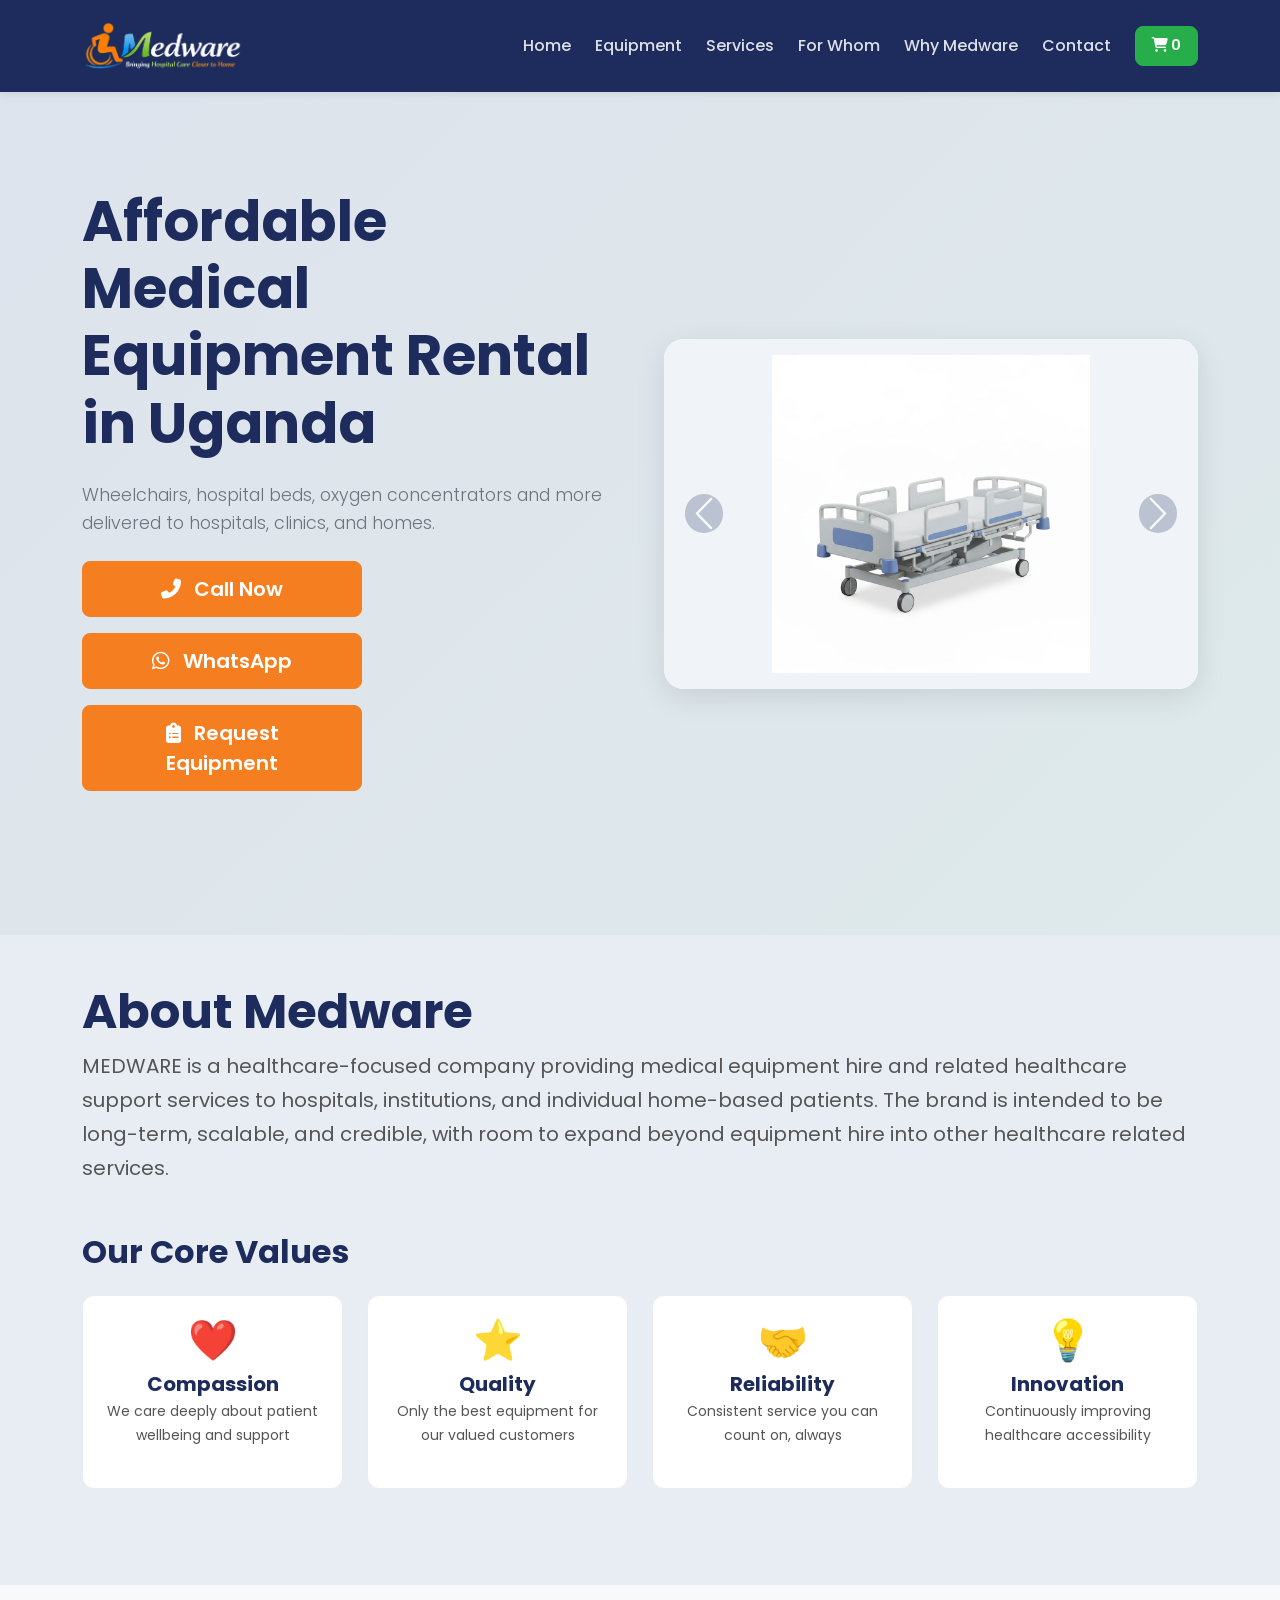
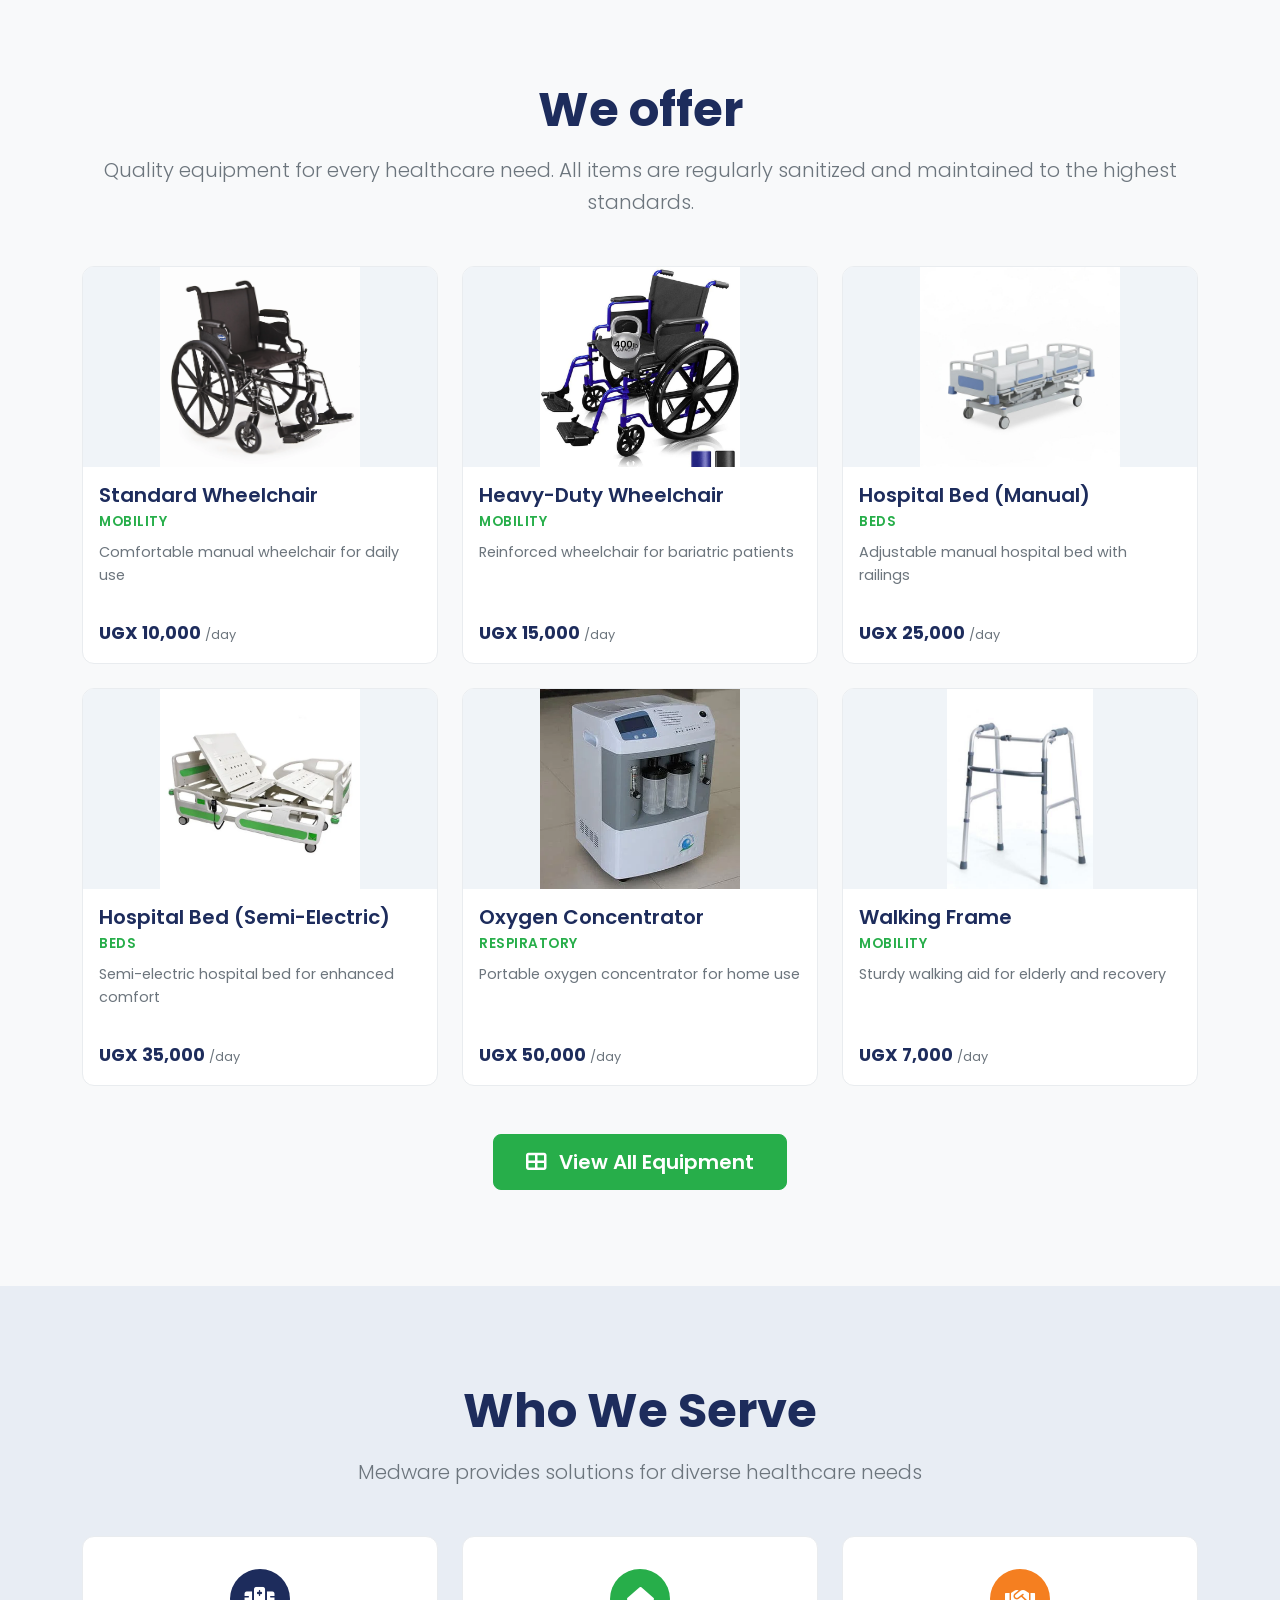
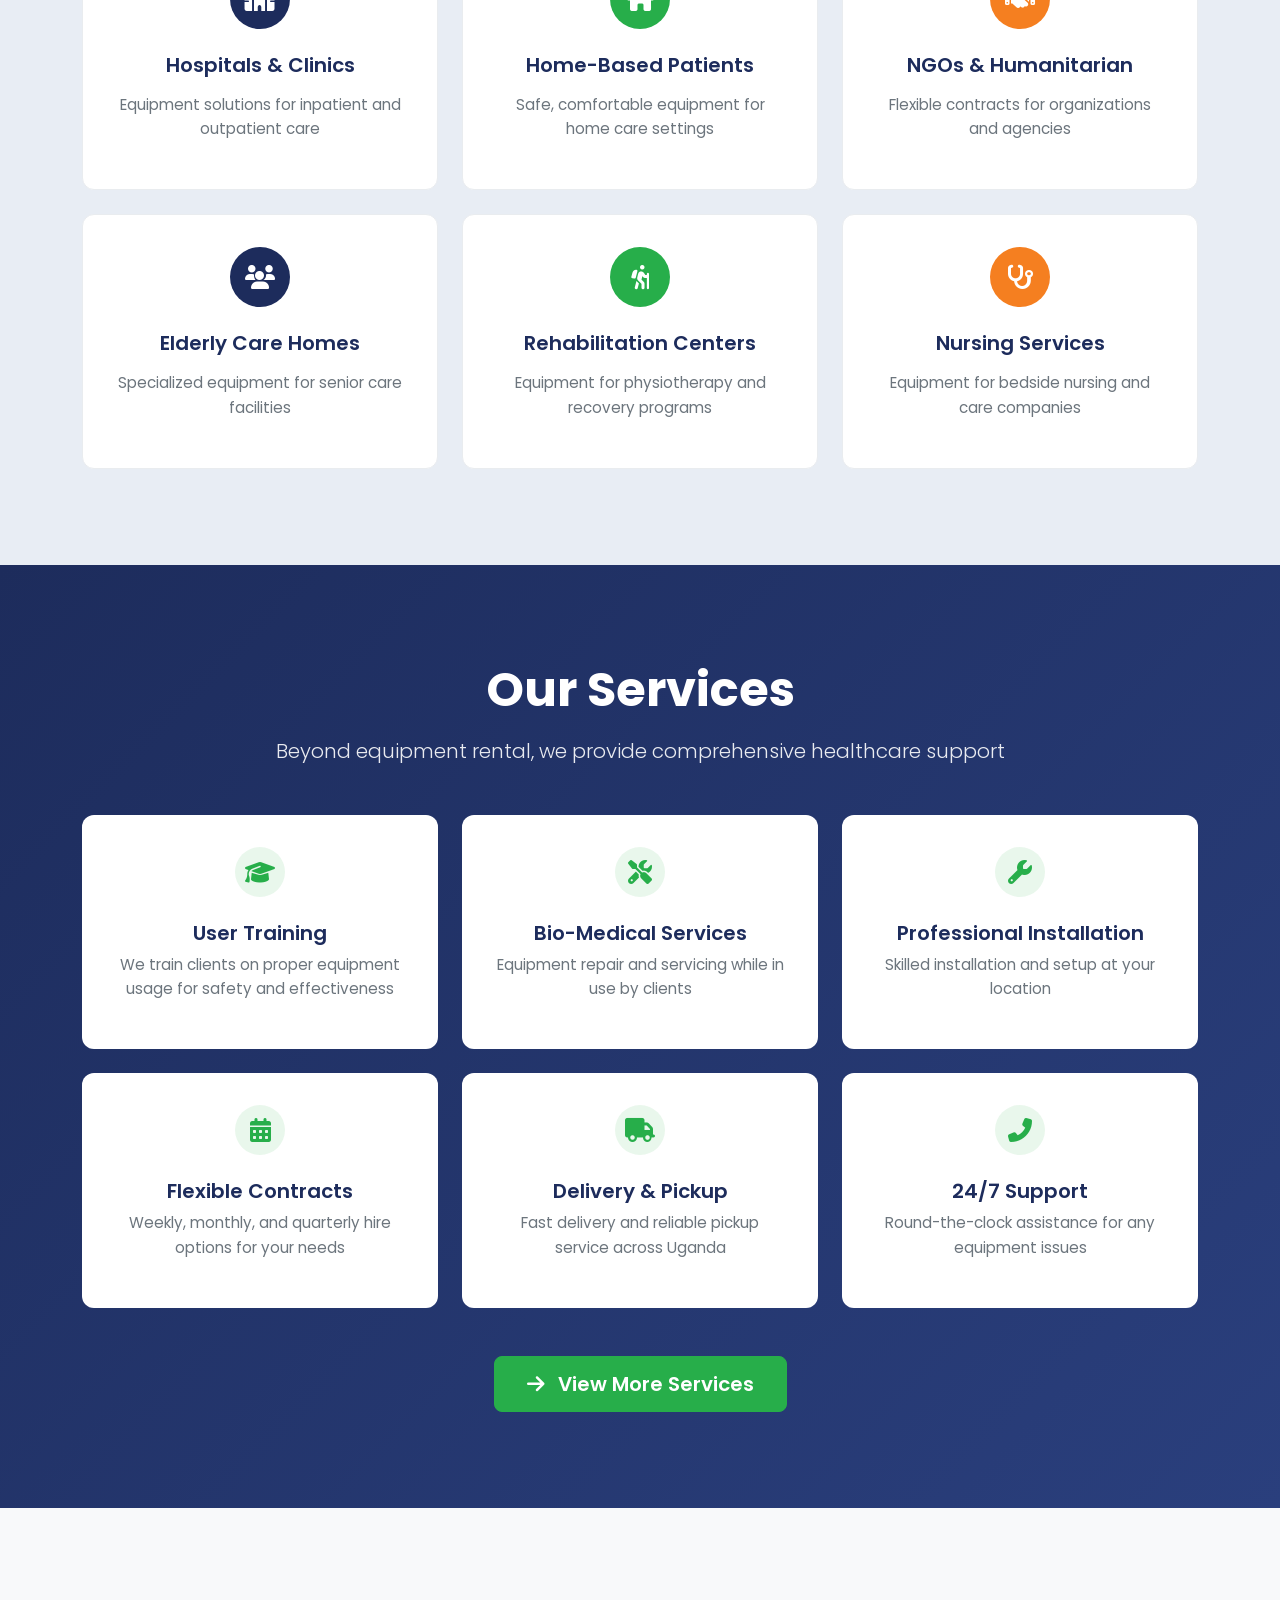
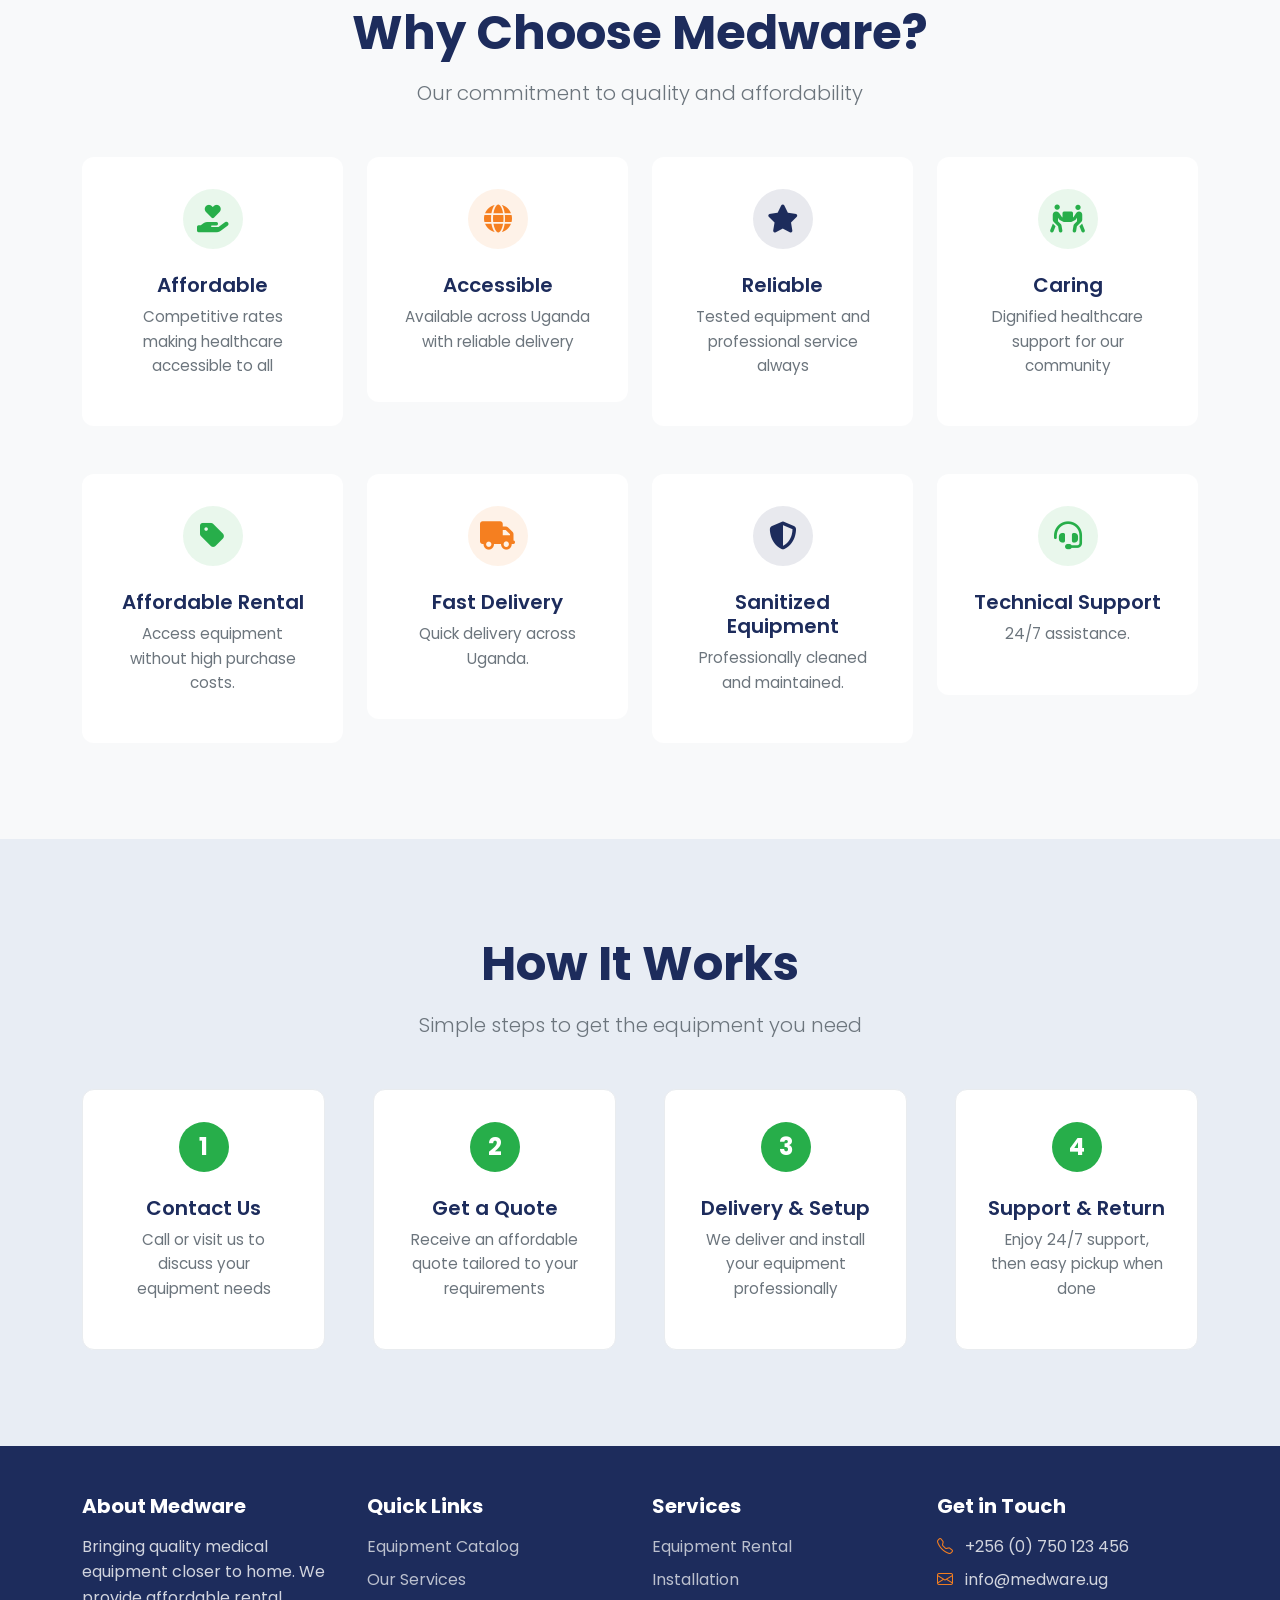
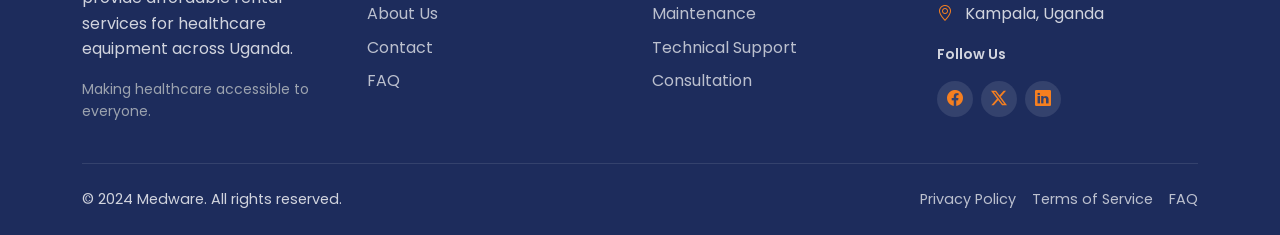
<file: index.html>
<!DOCTYPE html>
<html lang="en">
<head>
    <meta charset="UTF-8">
    <meta name="viewport" content="width=device-width, initial-scale=1.0">
    <title>Medware - Medical Equipment Rental in Uganda | Bringing Hospital Care Closer to Home</title>
    <meta name="description" content="Affordable medical equipment rental in Uganda. Wheelchairs, hospital beds, oxygen concentrators, and more. Serving hospitals, clinics, NGOs, and home-based patients.">
    
    <!-- Bootstrap CSS -->
    <link href="https://cdn.jsdelivr.net/npm/bootstrap@5.3.0/dist/css/bootstrap.min.css" rel="stylesheet">
    <!-- Bootstrap Icons -->
    <link href="https://cdn.jsdelivr.net/npm/bootstrap-icons@1.11.3/font/bootstrap-icons.min.css" rel="stylesheet">
    <!-- Font Awesome for Icons -->
    <link href="https://cdnjs.cloudflare.com/ajax/libs/font-awesome/6.4.0/css/all.min.css" rel="stylesheet">
    <!-- Google Fonts -->
    <link href="https://fonts.googleapis.com/css2?family=Poppins:wght@400;500;600;700&family=Plus+Jakarta+Sans:wght@400;600;700&display=swap" rel="stylesheet">
    <!-- Custom Styles -->
    <link href="css/styles.css" rel="stylesheet">
</head>
<body>
    <!-- Header & Navigation -->
    <header class="sticky-top navbar-wrapper">
        <nav class="navbar navbar-expand-lg navbar-dark" style="background: var(--primary-navy);">
            <div class="container">
                <a class="navbar-brand d-flex align-items-center gap-2" href="#home">
                    <img src="images/logo/medware logo.png" alt="Medware Logo" style="height: 50px; width: auto;">
                </a>
                <button class="navbar-toggler" type="button" data-bs-toggle="collapse" data-bs-target="#navbarNav">
                    <span class="navbar-toggler-icon"></span>
                </button>
                <div class="collapse navbar-collapse" id="navbarNav">
                    <ul class="navbar-nav ms-auto gap-2">
                        <li class="nav-item"><a class="nav-link fw-500" href="index.html">Home</a></li>
                        <li class="nav-item"><a class="nav-link fw-500" href="equipments.html">Equipment</a></li>
                        <li class="nav-item"><a class="nav-link fw-500" href="services.html">Services</a></li>
                        <li class="nav-item"><a class="nav-link fw-500" href="#market">For Whom</a></li>
                        <li class="nav-item"><a class="nav-link fw-500" href="#why">Why Medware</a></li>
                        <li class="nav-item"><a class="nav-link fw-500" href="contact.html">Contact</a></li>
                    </ul>
                    <div class="d-flex gap-2 ms-3">
                        <a href="cart.html" class="btn btn-sm btn-primary text-white">
                            <i class="fas fa-shopping-cart"></i> <span id="cartCount">0</span>
                        </a>
                    </div>
                </div>
            </div>
        </nav>
    </header>

    <!-- Hero Section -->
    <section id="home" class="hero-section py-5">
        <div class="container">
            <div class="row align-items-center g-5 py-5">
                <div class="col-lg-6">
                    <h1 class="display-4 fw-700 mb-4 lh-1" style="color: #1D2C5C;">
                        Affordable Medical Equipment Rental in Uganda
                    </h1>
                    <p class="lead text-muted mb-4">
                        Wheelchairs, hospital beds, oxygen concentrators and more delivered to hospitals, clinics, and homes.
                    </p>

                    <div class="d-flex flex-column gap-3 mb-5" style="max-width: 280px;">
                        <a href="tel:+256750123456" class="btn btn-lg fw-600 text-white" style="background: #F57F20; border-color: #F57F20;">
                            <i class="fas fa-phone-alt me-2"></i> Call Now
                        </a>
                        <a href="https://wa.me/256750123456" class="btn btn-lg fw-600 text-white" style="background: #F57F20; border-color: #F57F20;">
                            <i class="fab fa-whatsapp me-2"></i> WhatsApp
                        </a>
                        <a href="equipments.html" class="btn btn-lg fw-600 text-white" style="background: #F57F20; border-color: #F57F20;">
                            <i class="fas fa-clipboard-list me-2"></i> Request Equipment
                        </a>
                    </div>
                </div>

                <div class="col-lg-6">
                    <div class="hero-carousel-wrapper" style="position:relative; border-radius:20px; overflow:hidden; background:#fff; box-shadow: 0 8px 30px rgba(0,0,0,0.1);">
                        <div id="heroCarousel" class="carousel slide" data-bs-ride="carousel" data-bs-interval="3000">
                            <div class="carousel-inner">
                                <div class="carousel-item active">
                                    <img src="images/hospital-bed.jpg" alt="Hospital Bed" style="width:100%;height:350px;object-fit:contain;background:#f0f4f8;padding:1rem;">
                                </div>
                                <div class="carousel-item">
                                    <img src="images/Oxygen Concentrator.jpg" alt="Oxygen Concentrator" style="width:100%;height:350px;object-fit:contain;background:#f0f4f8;padding:1rem;">
                                </div>
                                <div class="carousel-item">
                                    <img src="images/Standard Wheelchair.jpg" alt="Standard Wheelchair" style="width:100%;height:350px;object-fit:contain;background:#f0f4f8;padding:1rem;">
                                </div>
                                <div class="carousel-item">
                                    <img src="images/patient-monitor.jpg" alt="Patient Monitor" style="width:100%;height:350px;object-fit:contain;background:#f0f4f8;padding:1rem;">
                                </div>
                                <div class="carousel-item">
                                    <img src="images/Walking Frame.jpg" alt="Walking Frame" style="width:100%;height:350px;object-fit:contain;background:#f0f4f8;padding:1rem;">
                                </div>
                                <div class="carousel-item">
                                    <img src="images/Suction Machine.jpg" alt="Suction Machine" style="width:100%;height:350px;object-fit:contain;background:#f0f4f8;padding:1rem;">
                                </div>
                            </div>
                            <button class="carousel-control-prev" type="button" data-bs-target="#heroCarousel" data-bs-slide="prev">
                                <span class="carousel-control-prev-icon" aria-hidden="true"></span>
                                <span class="visually-hidden">Previous</span>
                            </button>
                            <button class="carousel-control-next" type="button" data-bs-target="#heroCarousel" data-bs-slide="next">
                                <span class="carousel-control-next-icon" aria-hidden="true"></span>
                                <span class="visually-hidden">Next</span>
                            </button>
                        </div>
                    </div>
                </div>
            </div>
        </div>
    </section>
 
  <!-- ============================================================ -->
  <!-- PAGE: ABOUT -->
  <!-- ============================================================ -->
  <div id="page-about" class="mw-page">
    <div class="container py-5">
      <div class="mb-5">
        <h1 class="display-5 fw-bold mw-section-title">About Medware</h1>
        <p class="mw-text-body fs-5">MEDWARE is a healthcare-focused company providing medical equipment hire and related healthcare support services to hospitals, institutions, and individual home-based patients. The brand is intended to be long-term, scalable, and credible, with room to expand beyond equipment hire into other healthcare related services.</p>
      </div>

      <!-- <div class="mb-5">
          <h3 class="mw-section-subtitle mb-2">Our Vision</h3>
          <p class="mw-text-body">We envision a Uganda where every person has access to quality medical equipment regardless of their economic status. Through innovation and dedication, we strive to transform home healthcare and empower patients, families, and healthcare providers.</p>
      </div> -->

      <!-- Core Values -->
      <div class="mb-5">
        <h2 class="fw-bold mw-section-title mb-4">Our Core Values</h2>
        <div class="row g-4">
          <div class="col-12 col-md-3">
            <div class="mw-value-card">
              <div class="mw-value-emoji">❤️</div>
              <h5 class="fw-bold mw-section-title mb-1">Compassion</h5>
              <p class="small mw-text-body">We care deeply about patient wellbeing and support</p>
            </div>
          </div>
          <div class="col-12 col-md-3">
            <div class="mw-value-card">
              <div class="mw-value-emoji">⭐</div>
              <h5 class="fw-bold mw-section-title mb-1">Quality</h5>
              <p class="small mw-text-body">Only the best equipment for our valued customers</p>
            </div>
          </div>
          <div class="col-12 col-md-3">
            <div class="mw-value-card">
              <div class="mw-value-emoji">🤝</div>
              <h5 class="fw-bold mw-section-title mb-1">Reliability</h5>
              <p class="small mw-text-body">Consistent service you can count on, always</p>
            </div>
          </div>
          <div class="col-12 col-md-3">
            <div class="mw-value-card">
              <div class="mw-value-emoji">💡</div>
              <h5 class="fw-bold mw-section-title mb-1">Innovation</h5>
              <p class="small mw-text-body">Continuously improving healthcare accessibility</p>
            </div>
          </div>
        </div>
      </div>

    </div>
  </div>

    <!-- Equipment Catalog -->
    <section id="equipment" class="py-5" style="background: #f8f9fa;">
        <div class="container py-5">
            <div class="text-center mb-5">
                <h2 class="display-5 fw-700 mb-3" style="color: #1D2C5C;">We offer</h2>
                <p class="lead text-muted">Quality equipment for every healthcare need. All items are regularly sanitized and maintained to the highest standards.</p>
            </div>
            <div class="row g-4" id="equipmentCards">
                    <!-- Product 1 -->
                    <div class="col-12 col-md-6 col-lg-4">
                      <div class="card mw-product-card">
                        <img src="images/Standard Wheelchair.jpg" alt="Standard Wheelchair" class="mw-product-img">
                        <div class="card-body">
                          <h5 class="mw-product-name">Standard Wheelchair</h5>
                          <p class="mw-product-category mb-2">Mobility</p>
                          <p class="mw-product-desc">Comfortable manual wheelchair for daily use</p>
                          <div class="d-flex align-items-center justify-content-between mt-auto pt-3">
                            <div class="mw-product-price">UGX 10,000 <small>/day</small></div>
                          </div>
                        </div>
                      </div>
                    </div>
                    <!-- Product 2 -->
                    <div class="col-12 col-md-6 col-lg-4">
                      <div class="card mw-product-card">
                        <img src="images/Heavy-Duty Wheelchair .jpg" alt="Heavy-Duty Wheelchair" class="mw-product-img">
                        <div class="card-body">
                          <h5 class="mw-product-name">Heavy-Duty Wheelchair</h5>
                          <p class="mw-product-category mb-2">Mobility</p>
                          <p class="mw-product-desc">Reinforced wheelchair for bariatric patients</p>
                          <div class="d-flex align-items-center justify-content-between mt-auto pt-3">
                            <div class="mw-product-price">UGX 15,000 <small>/day</small></div>
                          </div>
                        </div>
                      </div>
                    </div>
                    <!-- Product 3 -->
                    <div class="col-12 col-md-6 col-lg-4">
                      <div class="card mw-product-card">
                        <img src="images/hospital-bed.jpg" alt="Hospital Bed (Manual)" class="mw-product-img">
                        <div class="card-body">
                          <h5 class="mw-product-name">Hospital Bed (Manual)</h5>
                          <p class="mw-product-category mb-2">Beds</p>
                          <p class="mw-product-desc">Adjustable manual hospital bed with railings</p>
                          <div class="d-flex align-items-center justify-content-between mt-auto pt-3">
                            <div class="mw-product-price">UGX 25,000 <small>/day</small></div>
                          </div>
                        </div>
                      </div>
                    </div>
                    <!-- Product 4 -->
                    <div class="col-12 col-md-6 col-lg-4">
                      <div class="card mw-product-card">
                        <img src="images/Hospital Bed (Semi-Electric) .jpg" alt="Hospital Bed (Semi-Electric)" class="mw-product-img">
                        <div class="card-body">
                          <h5 class="mw-product-name">Hospital Bed (Semi-Electric)</h5>
                          <p class="mw-product-category mb-2">Beds</p>
                          <p class="mw-product-desc">Semi-electric hospital bed for enhanced comfort</p>
                          <div class="d-flex align-items-center justify-content-between mt-auto pt-3">
                            <div class="mw-product-price">UGX 35,000 <small>/day</small></div>
                          </div>
                        </div>
                      </div>
                    </div>
                    <!-- Product 5 -->
                    <div class="col-12 col-md-6 col-lg-4">
                      <div class="card mw-product-card">
                        <img src="images/Oxygen Concentrator.jpg" alt="Oxygen Concentrator" class="mw-product-img">
                        <div class="card-body">
                          <h5 class="mw-product-name">Oxygen Concentrator</h5>
                          <p class="mw-product-category mb-2">Respiratory</p>
                          <p class="mw-product-desc">Portable oxygen concentrator for home use</p>
                          <div class="d-flex align-items-center justify-content-between mt-auto pt-3">
                            <div class="mw-product-price">UGX 50,000 <small>/day</small></div>
                          </div>
                        </div>
                      </div>
                    </div>
                    <!-- Product 6 -->
                    <div class="col-12 col-md-6 col-lg-4">
                      <div class="card mw-product-card">
                        <img src="images/Walking Frame.jpg" alt="Walking Frame" class="mw-product-img">
                        <div class="card-body">
                          <h5 class="mw-product-name">Walking Frame</h5>
                          <p class="mw-product-category mb-2">Mobility</p>
                          <p class="mw-product-desc">Sturdy walking aid for elderly and recovery</p>
                          <div class="d-flex align-items-center justify-content-between mt-auto pt-3">
                            <div class="mw-product-price">UGX 7,000 <small>/day</small></div>
                          </div>
                        </div>
                      </div>
                    </div>
            </div>
            <div class="text-center mt-5">
                <a href="equipments.html" class="btn btn-lg btn-primary fw-600">
                    <i class="fas fa-th-large me-2"></i> View All Equipment
                </a>
            </div>
        </div>
    </section>

    <!-- Target Market Section -->
    <section id="market" class="py-5">
        <div class="container py-5">
            <div class="text-center mb-5">
                <h2 class="display-5 fw-700 mb-3" style="color: #1D2C5C;">Who We Serve</h2>
                <p class="lead text-muted">Medware provides solutions for diverse healthcare needs</p>
            </div>

            <div class="row g-4">
                <div class="col-md-6 col-lg-4">
                    <div class="market-card">
                        <div class="market-icon" style="background: #1D2C5C;">
                            <i class="fas fa-hospital"></i>
                        </div>
                        <h5 class="fw-600 mt-3">Hospitals & Clinics</h5>
                        <p class="text-muted small">Equipment solutions for inpatient and outpatient care</p>
                    </div>
                </div>

                <div class="col-md-6 col-lg-4">
                    <div class="market-card">
                        <div class="market-icon" style="background: #27AE4A;">
                            <i class="fas fa-home"></i>
                        </div>
                        <h5 class="fw-600 mt-3">Home-Based Patients</h5>
                        <p class="text-muted small">Safe, comfortable equipment for home care settings</p>
                    </div>
                </div>

                <div class="col-md-6 col-lg-4">
                    <div class="market-card">
                        <div class="market-icon" style="background: #F57F20;">
                            <i class="fas fa-handshake"></i>
                        </div>
                        <h5 class="fw-600 mt-3">NGOs & Humanitarian</h5>
                        <p class="text-muted small">Flexible contracts for organizations and agencies</p>
                    </div>
                </div>

                <div class="col-md-6 col-lg-4">
                    <div class="market-card">
                        <div class="market-icon" style="background: #1D2C5C;">
                            <i class="fas fa-users"></i>
                        </div>
                        <h5 class="fw-600 mt-3">Elderly Care Homes</h5>
                        <p class="text-muted small">Specialized equipment for senior care facilities</p>
                    </div>
                </div>

                <div class="col-md-6 col-lg-4">
                    <div class="market-card">
                        <div class="market-icon" style="background: #27AE4A;">
                            <i class="fas fa-person-hiking"></i>
                        </div>
                        <h5 class="fw-600 mt-3">Rehabilitation Centers</h5>
                        <p class="text-muted small">Equipment for physiotherapy and recovery programs</p>
                    </div>
                </div>

                <div class="col-md-6 col-lg-4">
                    <div class="market-card">
                        <div class="market-icon" style="background: #F57F20;">
                            <i class="fas fa-stethoscope"></i>
                        </div>
                        <h5 class="fw-600 mt-3">Nursing Services</h5>
                        <p class="text-muted small">Equipment for bedside nursing and care companies</p>
                    </div>
                </div>
            </div>
        </div>
    </section>

    <!-- Services Section -->
    <section class="py-5" style="background: linear-gradient(135deg, #1D2C5C 0%, #2a3f7d 100%);">
        <div class="container py-5">
            <div class="text-center mb-5 text-white">
                <h2 class="display-5 fw-700 mb-3">Our Services</h2>
                <p class="lead" style="color: rgba(255,255,255,0.9);">Beyond equipment rental, we provide comprehensive healthcare support</p>
            </div>

            <div class="row g-4">
                <div class="col-md-6 col-lg-4">
                    <div class="service-card-white">
                        <div class="service-badge">
                            <i class="fas fa-graduation-cap"></i>
                        </div>
                        <h5 class="fw-600">User Training</h5>
                        <p class="text-muted small">We train clients on proper equipment usage for safety and effectiveness</p>
                    </div>
                </div>

                <div class="col-md-6 col-lg-4">
                    <div class="service-card-white">
                        <div class="service-badge">
                            <i class="fas fa-tools"></i>
                        </div>
                        <h5 class="fw-600">Bio-Medical Services</h5>
                        <p class="text-muted small">Equipment repair and servicing while in use by clients</p>
                    </div>
                </div>

                <div class="col-md-6 col-lg-4">
                    <div class="service-card-white">
                        <div class="service-badge">
                            <i class="fas fa-wrench"></i>
                        </div>
                        <h5 class="fw-600">Professional Installation</h5>
                        <p class="text-muted small">Skilled installation and setup at your location</p>
                    </div>
                </div>

                <div class="col-md-6 col-lg-4">
                    <div class="service-card-white">
                        <div class="service-badge">
                            <i class="fas fa-calendar-alt"></i>
                        </div>
                        <h5 class="fw-600">Flexible Contracts</h5>
                        <p class="text-muted small">Weekly, monthly, and quarterly hire options for your needs</p>
                    </div>
                </div>

                <div class="col-md-6 col-lg-4">
                    <div class="service-card-white">
                        <div class="service-badge">
                            <i class="fas fa-truck"></i>
                        </div>
                        <h5 class="fw-600">Delivery & Pickup</h5>
                        <p class="text-muted small">Fast delivery and reliable pickup service across Uganda</p>
                    </div>
                </div>

                <div class="col-md-6 col-lg-4">
                    <div class="service-card-white">
                        <div class="service-badge">
                            <i class="fas fa-phone-alt"></i>
                        </div>
                        <h5 class="fw-600">24/7 Support</h5>
                        <p class="text-muted small">Round-the-clock assistance for any equipment issues</p>
                    </div>
                </div>
            </div>

            <div class="text-center mt-5">
                <a href="services.html" class="btn btn-primary btn-lg fw-600"><i class="fas fa-arrow-right me-2"></i> View More Services</a>
            </div>
        </div>
    </section>

    <!-- Why Medware Section -->
    <section id="why" class="py-5" style="background: #f8f9fa;">
        <div class="container py-5">
            <div class="text-center mb-5">
                <h2 class="display-5 fw-700 mb-3" style="color: #1D2C5C;">Why Choose Medware?</h2>
                <p class="lead text-muted">Our commitment to quality and affordability</p>
            </div>

            <div class="row g-4 mb-5">
                <div class="col-md-3 col-sm-6">
                    <div class="why-card text-center">
                        <div class="why-icon" style="background: rgba(39, 174, 74, 0.1); color: #27AE4A;">
                            <i class="fas fa-hand-holding-heart"></i>
                        </div>
                        <h5 class="fw-600 mt-3">Affordable</h5>
                        <p class="text-muted small">Competitive rates making healthcare accessible to all</p>
                    </div>
                </div>

                <div class="col-md-3 col-sm-6">
                    <div class="why-card text-center">
                        <div class="why-icon" style="background: rgba(245, 127, 32, 0.1); color: #F57F20;">
                            <i class="fas fa-globe"></i>
                        </div>
                        <h5 class="fw-600 mt-3">Accessible</h5>
                        <p class="text-muted small">Available across Uganda with reliable delivery</p>
                    </div>
                </div>

                <div class="col-md-3 col-sm-6">
                    <div class="why-card text-center">
                        <div class="why-icon" style="background: rgba(29, 44, 92, 0.1); color: #1D2C5C;">
                            <i class="fas fa-star"></i>
                        </div>
                        <h5 class="fw-600 mt-3">Reliable</h5>
                        <p class="text-muted small">Tested equipment and professional service always</p>
                    </div>
                </div>

                <div class="col-md-3 col-sm-6">
                    <div class="why-card text-center">
                        <div class="why-icon" style="background: rgba(39, 174, 74, 0.1); color: #27AE4A;">
                            <i class="fas fa-people-carry"></i>
                        </div>
                        <h5 class="fw-600 mt-3">Caring</h5>
                        <p class="text-muted small">Dignified healthcare support for our community</p>
                    </div>
                </div>
            </div>

            <!-- Detailed Why Points -->
            <div class="row g-4">
                <div class="col-md-6 col-lg-3">
                    <div class="why-card text-center">
                        <div class="why-icon" style="background: rgba(39, 174, 74, 0.1); color: #27AE4A;">
                            <i class="fas fa-tag"></i>
                        </div>
                        <h5 class="fw-600 mt-3">Affordable Rental</h5>
                        <p class="text-muted small">Access equipment without high purchase costs.</p>
                    </div>
                </div>
                <div class="col-md-6 col-lg-3">
                    <div class="why-card text-center">
                        <div class="why-icon" style="background: rgba(245, 127, 32, 0.1); color: #F57F20;">
                            <i class="fas fa-truck"></i>
                        </div>
                        <h5 class="fw-600 mt-3">Fast Delivery</h5>
                        <p class="text-muted small">Quick delivery across Uganda.</p>
                    </div>
                </div>
                <div class="col-md-6 col-lg-3">
                    <div class="why-card text-center">
                        <div class="why-icon" style="background: rgba(29, 44, 92, 0.1); color: #1D2C5C;">
                            <i class="fas fa-shield-alt"></i>
                        </div>
                        <h5 class="fw-600 mt-3">Sanitized Equipment</h5>
                        <p class="text-muted small">Professionally cleaned and maintained.</p>
                    </div>
                </div>
                <div class="col-md-6 col-lg-3">
                    <div class="why-card text-center">
                        <div class="why-icon" style="background: rgba(39, 174, 74, 0.1); color: #27AE4A;">
                            <i class="fas fa-headset"></i>
                        </div>
                        <h5 class="fw-600 mt-3">Technical Support</h5>
                        <p class="text-muted small">24/7 assistance.</p>
                    </div>
                </div>
            </div>
        </div>
    </section>

    <!-- How It Works Section -->
    <section class="py-5">
        <div class="container py-5">
            <div class="text-center mb-5">
                <h2 class="display-5 fw-700 mb-3" style="color: #1D2C5C;">How It Works</h2>
                <p class="lead text-muted">Simple steps to get the equipment you need</p>
            </div>

            <div class="row g-5">
                <div class="col-md-6 col-lg-3">
                    <div class="process-step">
                        <div class="step-number">1</div>
                        <h5 class="fw-600 mt-3">Contact Us</h5>
                        <p class="text-muted small">Call or visit us to discuss your equipment needs</p>
                    </div>
                </div>

                <div class="col-md-6 col-lg-3">
                    <div class="process-step">
                        <div class="step-number">2</div>
                        <h5 class="fw-600 mt-3">Get a Quote</h5>
                        <p class="text-muted small">Receive an affordable quote tailored to your requirements</p>
                    </div>
                </div>

                <div class="col-md-6 col-lg-3">
                    <div class="process-step">
                        <div class="step-number">3</div>
                        <h5 class="fw-600 mt-3">Delivery & Setup</h5>
                        <p class="text-muted small">We deliver and install your equipment professionally</p>
                    </div>
                </div>

                <div class="col-md-6 col-lg-3">
                    <div class="process-step">
                        <div class="step-number">4</div>
                        <h5 class="fw-600 mt-3">Support & Return</h5>
                        <p class="text-muted small">Enjoy 24/7 support, then easy pickup when done</p>
                    </div>
                </div>
            </div>
        </div>
    </section>

    <!-- Testimonials Section -->
    <!-- <section id="testimonials" class="py-5">
        <div class="container py-5">
            <div class="text-center mb-5">
                <h2 class="display-5 fw-700 mb-3" style="color: #1D2C5C;">Testimonials</h2>
                <p class="lead text-muted">What our clients say about Medware</p>
            </div>

            <div id="testimonialCarousel" class="carousel slide" data-bs-ride="carousel" data-bs-interval="5000">
                <div class="carousel-inner">
                    <div class="carousel-item active">
                        <div class="row justify-content-center">
                            <div class="col-lg-8">
                                <div class="testimonial-card text-center p-4 p-md-5">
                                    <div class="mb-3" style="color: #F57F20; font-size: 2rem;">
                                        <i class="fas fa-quote-left"></i>
                                    </div>
                                    <p class="fs-5 mb-4" style="color: #555; line-height: 1.7;">
                                        "Medware made it possible for my mother to recover at home after surgery. The hospital bed was delivered the same day and the team was so professional. Truly bringing hospital care closer to home."
                                    </p>
                                    <div class="d-flex align-items-center justify-content-center gap-3">
                                        <div class="testimonial-avatar" style="width:50px;height:50px;border-radius:50%;background:#27AE4A;display:flex;align-items:center;justify-content:center;color:#fff;font-weight:700;font-size:1.2rem;">S</div>
                                        <div class="text-start">
                                            <h6 class="fw-600 mb-0" style="color: #1D2C5C;">Sarah N.</h6>
                                            <small class="text-muted">Home-Based Patient Family</small>
                                        </div>
                                    </div>
                                </div>
                            </div>
                        </div>
                    </div>
                    <div class="carousel-item">
                        <div class="row justify-content-center">
                            <div class="col-lg-8">
                                <div class="testimonial-card text-center p-4 p-md-5">
                                    <div class="mb-3" style="color: #F57F20; font-size: 2rem;">
                                        <i class="fas fa-quote-left"></i>
                                    </div>
                                    <p class="fs-5 mb-4" style="color: #555; line-height: 1.7;">
                                        "As a clinic manager, finding affordable equipment was always a challenge. Medware's flexible rental plans have been a game-changer for our facility. Highly recommended!"
                                    </p>
                                    <div class="d-flex align-items-center justify-content-center gap-3">
                                        <div class="testimonial-avatar" style="width:50px;height:50px;border-radius:50%;background:#1D2C5C;display:flex;align-items:center;justify-content:center;color:#fff;font-weight:700;font-size:1.2rem;">D</div>
                                        <div class="text-start">
                                            <h6 class="fw-600 mb-0" style="color: #1D2C5C;">Dr. Mugisha K.</h6>
                                            <small class="text-muted">Clinic Manager, Kampala</small>
                                        </div>
                                    </div>
                                </div>
                            </div>
                        </div>
                    </div>
                    <div class="carousel-item">
                        <div class="row justify-content-center">
                            <div class="col-lg-8">
                                <div class="testimonial-card text-center p-4 p-md-5">
                                    <div class="mb-3" style="color: #F57F20; font-size: 2rem;">
                                        <i class="fas fa-quote-left"></i>
                                    </div>
                                    <p class="fs-5 mb-4" style="color: #555; line-height: 1.7;">
                                        "The wheelchair we rented for my grandfather was clean, well-maintained, and delivered on time. The 24/7 support gave us peace of mind. Thank you Medware!"
                                    </p>
                                    <div class="d-flex align-items-center justify-content-center gap-3">
                                        <div class="testimonial-avatar" style="width:50px;height:50px;border-radius:50%;background:#F57F20;display:flex;align-items:center;justify-content:center;color:#fff;font-weight:700;font-size:1.2rem;">J</div>
                                        <div class="text-start">
                                            <h6 class="fw-600 mb-0" style="color: #1D2C5C;">James O.</h6>
                                            <small class="text-muted">Family Caregiver</small>
                                        </div>
                                    </div>
                                </div>
                            </div>
                        </div>
                    </div>
                </div>
                <button class="carousel-control-prev" type="button" data-bs-target="#testimonialCarousel" data-bs-slide="prev" style="width:auto;">
                    <span class="carousel-control-prev-icon" style="background-color:rgba(29,44,92,0.3);border-radius:50%;padding:1rem;" aria-hidden="true"></span>
                    <span class="visually-hidden">Previous</span>
                </button>
                <button class="carousel-control-next" type="button" data-bs-target="#testimonialCarousel" data-bs-slide="next" style="width:auto;">
                    <span class="carousel-control-next-icon" style="background-color:rgba(29,44,92,0.3);border-radius:50%;padding:1rem;" aria-hidden="true"></span>
                    <span class="visually-hidden">Next</span>
                </button>
            </div>
        </div>
    </section> -->


  <!-- ============================================================ -->
  <!-- FOOTER -->
  <!-- ============================================================ -->
  <footer class="mw-footer">
    <div class="container">
      <div class="row g-4 mb-4">
        <!-- About -->
        <div class="col-md-3">
          <h5>About Medware</h5>
          <p>Bringing quality medical equipment closer to home. We provide affordable rental services for healthcare equipment across Uganda.</p>
          <p class="small" style="color:#9ca3af">Making healthcare accessible to everyone.</p>
        </div>
        <!-- Quick Links -->
        <div class="col-md-3">
          <h5>Quick Links</h5>
          <ul class="list-unstyled">
            <li class="mb-2"><a href="equipments.html">Equipment Catalog</a></li>
            <li class="mb-2"><a href="services.html">Our Services</a></li>
            <li class="mb-2"><a href="index.html#market">About Us</a></li>
            <li class="mb-2"><a href="contact.html">Contact</a></li>
            <li class="mb-2"><a href="faq.html">FAQ</a></li>
          </ul>
        </div>
        <!-- Services -->
        <div class="col-md-3">
          <h5>Services</h5>
          <ul class="list-unstyled">
            <li class="mb-2"><a href="services.html#rental">Equipment Rental</a></li>
            <li class="mb-2"><a href="services.html#installation">Installation</a></li>
            <li class="mb-2"><a href="services.html#maintenance">Maintenance</a></li>
            <li class="mb-2"><a href="services.html#support">Technical Support</a></li>
            <li class="mb-2"><a href="services.html#consultation">Consultation</a></li>
          </ul>
        </div>
        <!-- Contact -->
        <div class="col-md-3">
          <h5>Get in Touch</h5>
          <div class="mb-2"><i class="bi bi-telephone me-2"></i> +256 (0) 750 123 456</div>
          <div class="mb-2"><i class="bi bi-envelope me-2"></i> info@medware.ug</div>
          <div class="mb-3"><i class="bi bi-geo-alt me-2"></i> Kampala, Uganda</div>
          <p class="small fw-semibold" style="color:var(--mw-accent)">Follow Us</p>
          <div class="mw-footer-social d-flex gap-2">
            <a href="#"><i class="bi bi-facebook"></i></a>
            <a href="#"><i class="bi bi-twitter-x"></i></a>
            <a href="#"><i class="bi bi-linkedin"></i></a>
          </div>
        </div>
      </div>

      <div class="mw-footer-bottom">
        <div class="d-flex flex-column flex-md-row justify-content-between align-items-center gap-2">
          <p class="mb-0">&copy; 2024 Medware. All rights reserved.</p>
          <div class="d-flex gap-3">
            <a href="privacy.html">Privacy Policy</a>
            <a href="terms.html">Terms of Service</a>
            <a href="faq.html">FAQ</a>
          </div>
        </div>
      </div>
    </div>
  </footer>

    <!-- Bootstrap JS -->
    <script src="https://cdn.jsdelivr.net/npm/bootstrap@5.3.0/dist/js/bootstrap.bundle.min.js"></script>
    <script src="js/shop.js"></script>
</body>
</html>
</file>
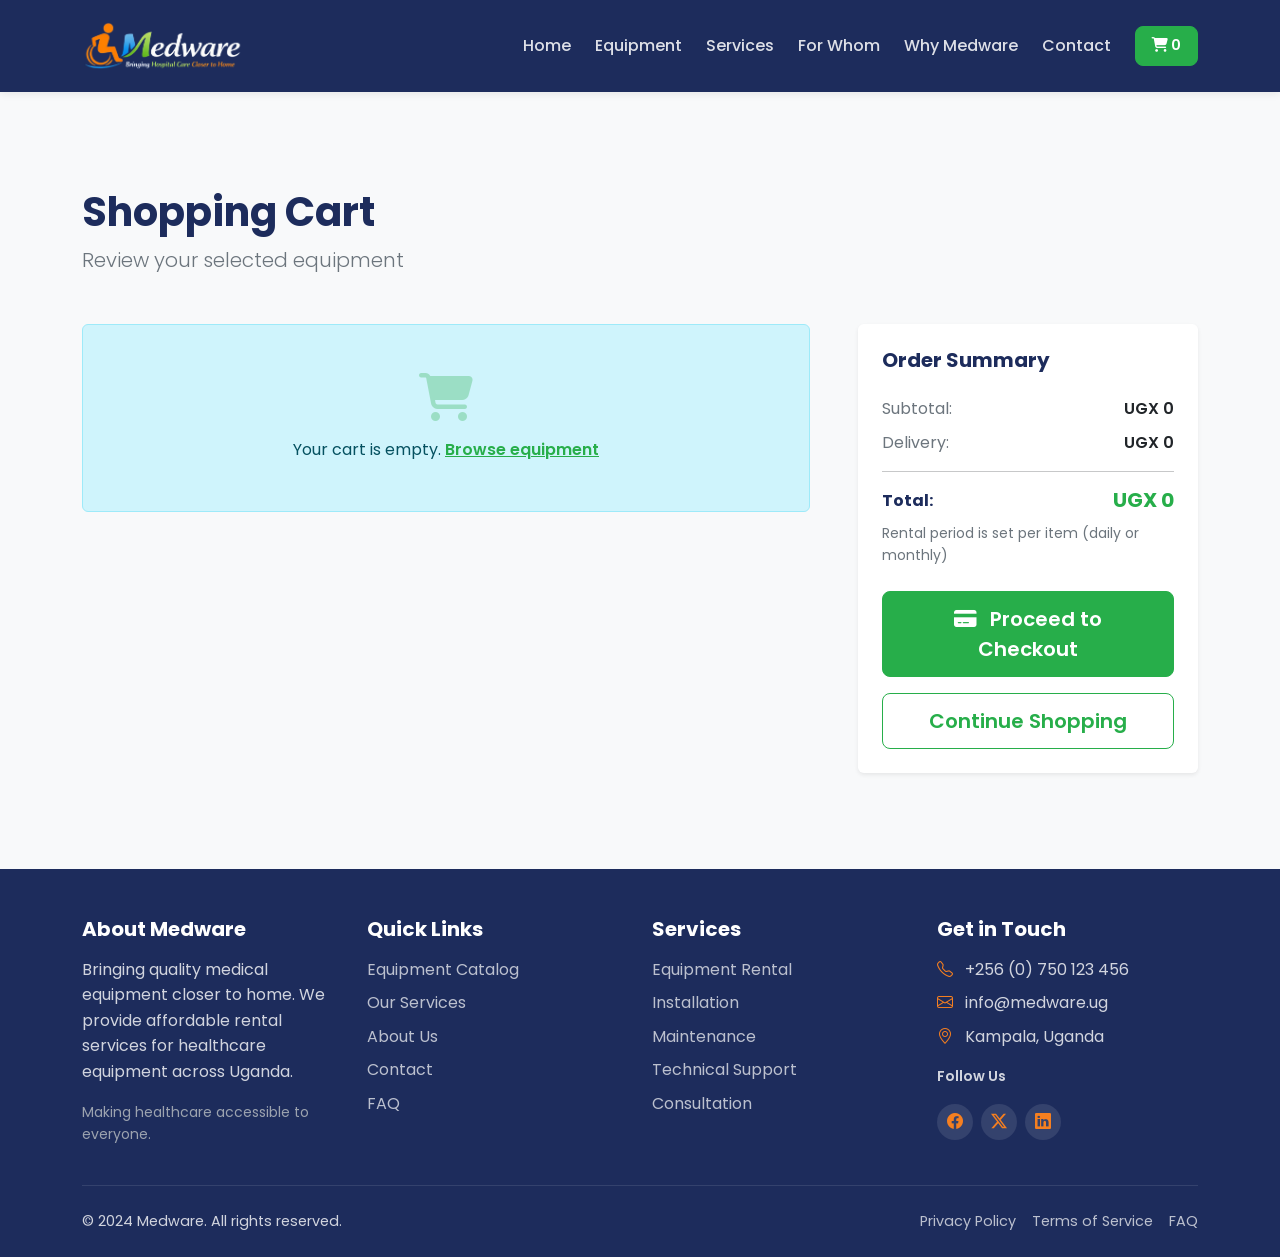
<file: cart.html>
<!DOCTYPE html>
<html lang="en">
<head>
    <meta charset="UTF-8">
    <meta name="viewport" content="width=device-width, initial-scale=1.0">
    <title>Medware - Shopping Cart</title>
    <link href="https://cdn.jsdelivr.net/npm/bootstrap@5.3.0/dist/css/bootstrap.min.css" rel="stylesheet">
    <link href="https://cdn.jsdelivr.net/npm/bootstrap-icons@1.11.3/font/bootstrap-icons.min.css" rel="stylesheet">
    <link href="https://cdnjs.cloudflare.com/ajax/libs/font-awesome/6.4.0/css/all.min.css" rel="stylesheet">
    <link href="https://fonts.googleapis.com/css2?family=Poppins:wght@400;500;600;700&family=Plus+Jakarta+Sans:wght@400;600;700&display=swap" rel="stylesheet">
    <link href="css/styles.css" rel="stylesheet">
</head>
<body>
    <!-- Header & Navigation -->
    <header class="sticky-top navbar-wrapper">
        <nav class="navbar navbar-expand-lg navbar-dark" style="background: var(--primary-navy);">
            <div class="container">
                <a class="navbar-brand d-flex align-items-center gap-2" href="index.html">
                    <img src="images/logo/medware logo.png" alt="Medware Logo" style="height: 50px; width: auto;">
                </a>
                <button class="navbar-toggler" type="button" data-bs-toggle="collapse" data-bs-target="#navbarNav">
                    <span class="navbar-toggler-icon"></span>
                </button>
                <div class="collapse navbar-collapse" id="navbarNav">
                    <ul class="navbar-nav ms-auto gap-2">
                        <li class="nav-item"><a class="nav-link fw-500" href="index.html">Home</a></li>
                        <li class="nav-item"><a class="nav-link fw-500" href="equipments.html">Equipment</a></li>
                        <li class="nav-item"><a class="nav-link fw-500" href="services.html">Services</a></li>
                        <li class="nav-item"><a class="nav-link fw-500" href="index.html#market">For Whom</a></li>
                        <li class="nav-item"><a class="nav-link fw-500" href="index.html#why">Why Medware</a></li>
                        <li class="nav-item"><a class="nav-link fw-500" href="contact.html">Contact</a></li>
                    </ul>
                    <div class="d-flex gap-2 ms-3">
                        <a href="cart.html" class="btn btn-sm btn-primary text-white">
                            <i class="fas fa-shopping-cart"></i> <span id="cartCount">0</span>
                        </a>
                    </div>
                </div>
            </div>
        </nav>
    </header>

    <!-- Shopping Cart Section -->
    <section class="py-5" style="background: #f8f9fa; min-height: 70vh;">
        <div class="container py-5">
            <div class="mb-5">
                <h1 class="fw-700" style="color: #1D2C5C;">Shopping Cart</h1>
                <p class="lead text-muted">Review your selected equipment</p>
            </div>

            <div class="row g-5">
                <!-- Cart Items -->
                <div class="col-lg-8">
                    <div id="cartItems">
                        <!-- Items will be populated by JavaScript -->
                    </div>
                    <div id="emptyCart" class="alert alert-info text-center py-5">
                        <i class="fas fa-shopping-cart" style="font-size: 3rem; color: #27AE4A; opacity: 0.3; margin-bottom: 1rem;"></i>
                        <p class="mb-0">Your cart is empty. <a href="equipments.html" class="text-primary fw-600">Browse equipment</a></p>
                    </div>
                </div>

                <!-- Cart Summary -->
                <div class="col-lg-4">
                    <div class="card border-0 shadow-sm position-sticky" style="top: 100px;">
                        <div class="card-body p-4">
                            <h5 class="fw-700 mb-4" style="color:#1D2C5C;">Order Summary</h5>

                            <div class="mb-3">
                                <div class="d-flex justify-content-between mb-2">
                                    <span class="text-muted">Subtotal:</span>
                                    <span id="subtotal" class="fw-600">UGX 0</span>
                                </div>
                                <div class="d-flex justify-content-between mb-2">
                                    <span class="text-muted">Delivery:</span>
                                    <span id="delivery" class="fw-600">UGX 0</span>
                                </div>
                            </div>

                            <hr>

                            <div class="d-flex justify-content-between mb-2">
                                <span class="fw-700" style="color: #1D2C5C;">Total:</span>
                                <span class="fw-700 h5 mb-0" id="total" style="color: #27AE4A;">UGX 0</span>
                            </div>
                            <p class="small text-muted mb-4">Rental period is set per item (daily or monthly)</p>

                            <a href="checkout.html" class="btn btn-primary btn-lg w-100 fw-600 mb-3">
                                <i class="fas fa-credit-card me-2"></i> Proceed to Checkout
                            </a>
                            <a href="equipments.html" class="btn btn-outline-primary btn-lg w-100 fw-600">Continue Shopping</a>
                        </div>
                    </div>
                </div>
            </div>
        </div>
    </section>


  <!-- ============================================================ -->
  <!-- FOOTER -->
  <!-- ============================================================ -->
  <footer class="mw-footer">
    <div class="container">
      <div class="row g-4 mb-4">
        <!-- About -->
        <div class="col-md-3">
          <h5>About Medware</h5>
          <p>Bringing quality medical equipment closer to home. We provide affordable rental services for healthcare equipment across Uganda.</p>
          <p class="small" style="color:#9ca3af">Making healthcare accessible to everyone.</p>
        </div>
        <!-- Quick Links -->
        <div class="col-md-3">
          <h5>Quick Links</h5>
          <ul class="list-unstyled">
            <li class="mb-2"><a href="equipments.html">Equipment Catalog</a></li>
            <li class="mb-2"><a href="services.html">Our Services</a></li>
            <li class="mb-2"><a href="index.html#market">About Us</a></li>
            <li class="mb-2"><a href="contact.html">Contact</a></li>
            <li class="mb-2"><a href="faq.html">FAQ</a></li>
          </ul>
        </div>
        <!-- Services -->
        <div class="col-md-3">
          <h5>Services</h5>
          <ul class="list-unstyled">
            <li class="mb-2"><a href="services.html#rental">Equipment Rental</a></li>
            <li class="mb-2"><a href="services.html#installation">Installation</a></li>
            <li class="mb-2"><a href="services.html#maintenance">Maintenance</a></li>
            <li class="mb-2"><a href="services.html#support">Technical Support</a></li>
            <li class="mb-2"><a href="services.html#consultation">Consultation</a></li>
          </ul>
        </div>
        <!-- Contact -->
        <div class="col-md-3">
          <h5>Get in Touch</h5>
          <div class="mb-2"><i class="bi bi-telephone me-2"></i> +256 (0) 750 123 456</div>
          <div class="mb-2"><i class="bi bi-envelope me-2"></i> info@medware.ug</div>
          <div class="mb-3"><i class="bi bi-geo-alt me-2"></i> Kampala, Uganda</div>
          <p class="small fw-semibold" style="color:var(--mw-accent)">Follow Us</p>
          <div class="mw-footer-social d-flex gap-2">
            <a href="#"><i class="bi bi-facebook"></i></a>
            <a href="#"><i class="bi bi-twitter-x"></i></a>
            <a href="#"><i class="bi bi-linkedin"></i></a>
          </div>
        </div>
      </div>

      <div class="mw-footer-bottom">
        <div class="d-flex flex-column flex-md-row justify-content-between align-items-center gap-2">
          <p class="mb-0">&copy; 2024 Medware. All rights reserved.</p>
          <div class="d-flex gap-3">
            <a href="privacy.html">Privacy Policy</a>
            <a href="terms.html">Terms of Service</a>
            <a href="faq.html">FAQ</a>
          </div>
        </div>
      </div>
    </div>
  </footer>

    <script src="https://cdn.jsdelivr.net/npm/bootstrap@5.3.0/dist/js/bootstrap.bundle.min.js"></script>
    <script src="js/cart.js"></script>
</body>
</html>
</file>
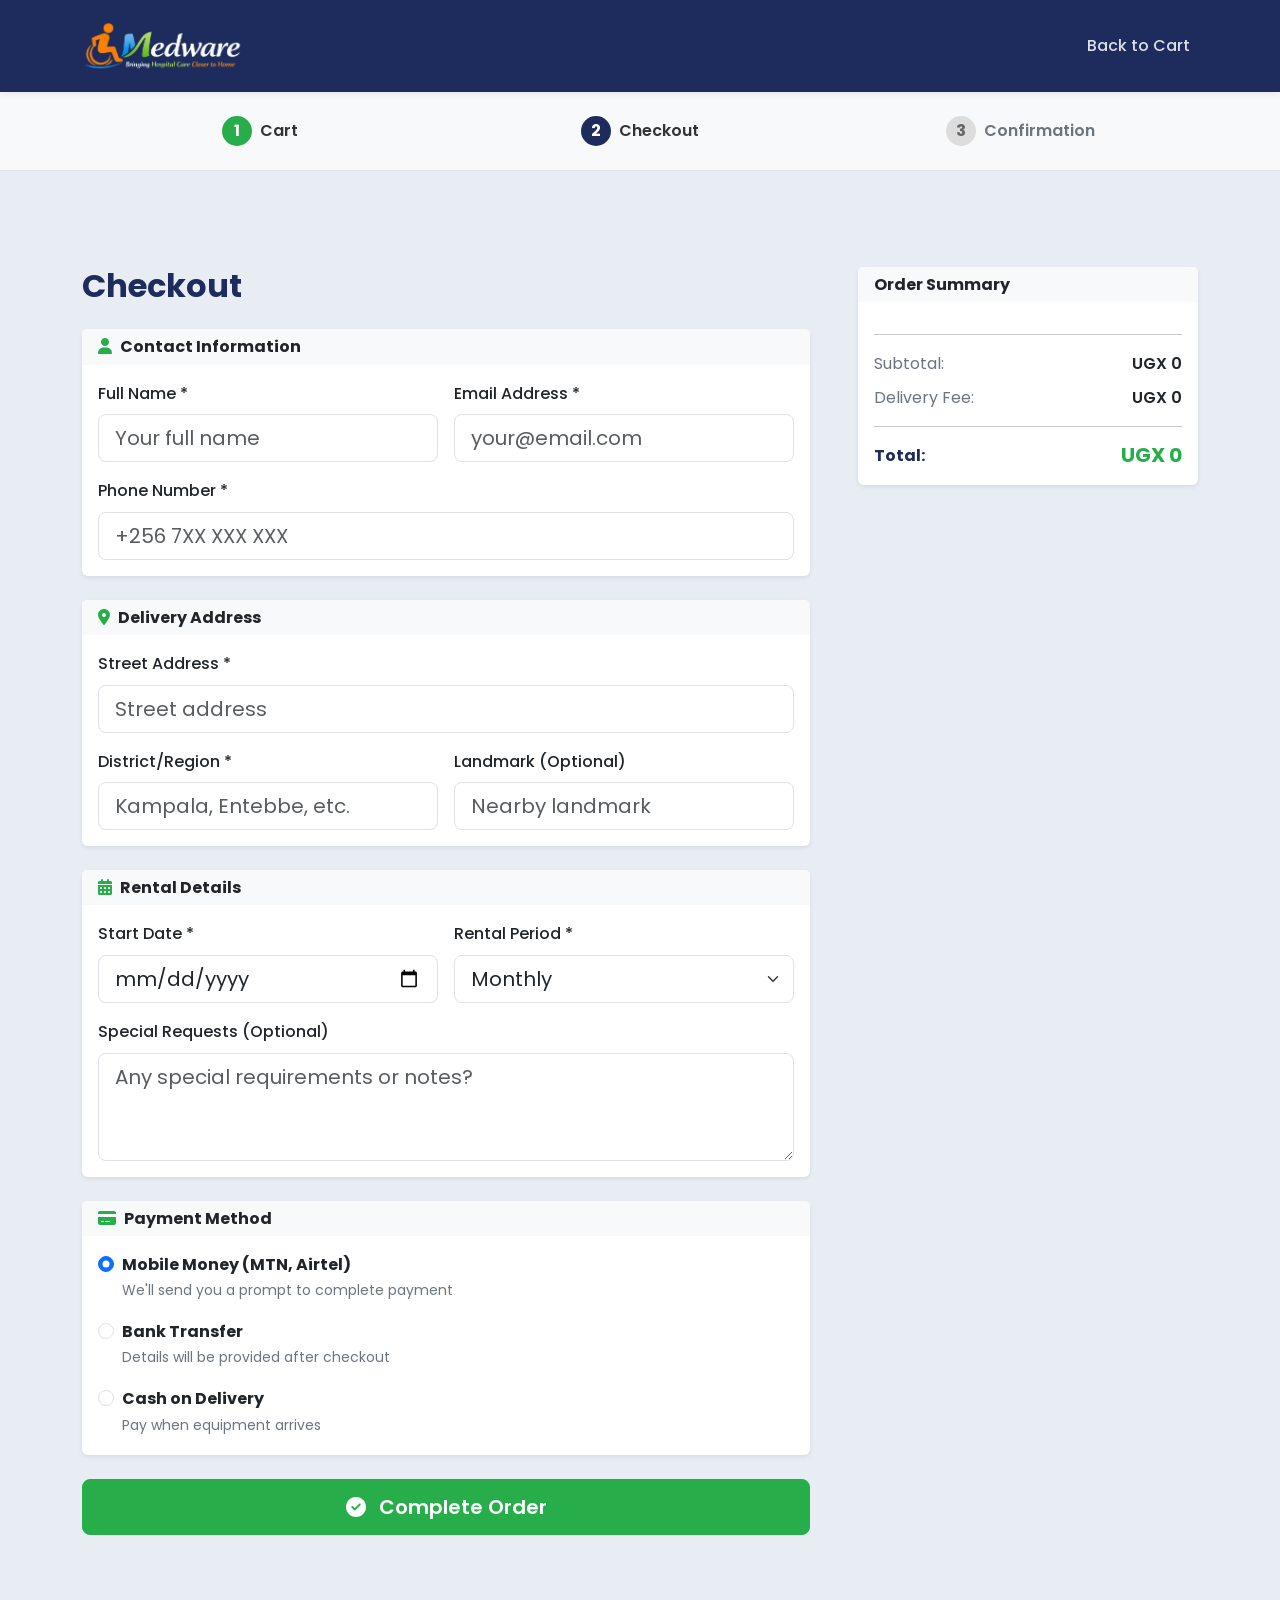
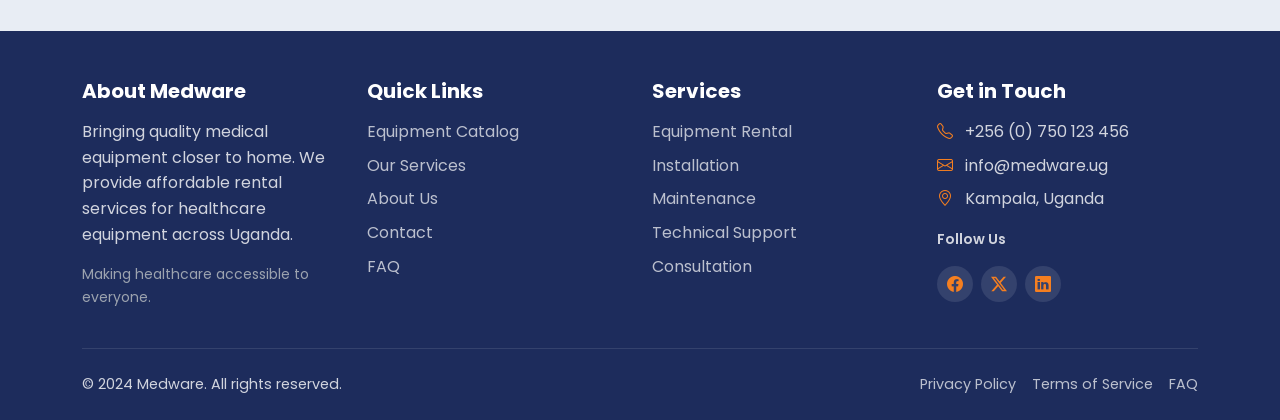
<file: checkout.html>
<!DOCTYPE html>
<html lang="en">
<head>
    <meta charset="UTF-8">
    <meta name="viewport" content="width=device-width, initial-scale=1.0">
    <title>Medware - Checkout</title>
    <link href="https://cdn.jsdelivr.net/npm/bootstrap@5.3.0/dist/css/bootstrap.min.css" rel="stylesheet">
    <link href="https://cdn.jsdelivr.net/npm/bootstrap-icons@1.11.3/font/bootstrap-icons.min.css" rel="stylesheet">
    <link href="https://cdnjs.cloudflare.com/ajax/libs/font-awesome/6.4.0/css/all.min.css" rel="stylesheet">
    <link href="https://fonts.googleapis.com/css2?family=Poppins:wght@400;500;600;700&family=Plus+Jakarta+Sans:wght@400;600;700&display=swap" rel="stylesheet">
    <link href="css/styles.css" rel="stylesheet">
</head>
<body>
    <!-- Header & Navigation -->
    <header class="sticky-top navbar-wrapper">
        <nav class="navbar navbar-expand-lg navbar-dark" style="background: var(--primary-navy);">
            <div class="container">
                <a class="navbar-brand d-flex align-items-center gap-2" href="index.html">
                    <img src="images/logo/medware logo.png" alt="Medware Logo" style="height: 50px; width: auto;">
                </a>
                <button class="navbar-toggler" type="button" data-bs-toggle="collapse" data-bs-target="#navbarNav">
                    <span class="navbar-toggler-icon"></span>
                </button>
                <div class="collapse navbar-collapse" id="navbarNav">
                    <ul class="navbar-nav ms-auto">
                        <li class="nav-item"><a class="nav-link fw-500" href="cart.html">Back to Cart</a></li>
                    </ul>
                </div>
            </div>
        </nav>
    </header>

    <!-- Progress Bar -->
    <div class="bg-light border-bottom">
        <div class="container py-4">
            <div class="row text-center">
                <div class="col">
                    <div class="d-flex align-items-center justify-content-center gap-2">
                        <div style="width: 30px; height: 30px; border-radius: 50%; background: #27AE4A; color: white; display: flex; align-items: center; justify-content: center; font-weight: bold;">1</div>
                        <span class="fw-600">Cart</span>
                    </div>
                </div>
                <div class="col">
                    <div class="d-flex align-items-center justify-content-center gap-2">
                        <div style="width: 30px; height: 30px; border-radius: 50%; background: #1D2C5C; color: white; display: flex; align-items: center; justify-content: center; font-weight: bold;">2</div>
                        <span class="fw-600">Checkout</span>
                    </div>
                </div>
                <div class="col">
                    <div class="d-flex align-items-center justify-content-center gap-2">
                        <div style="width: 30px; height: 30px; border-radius: 50%; background: #ddd; color: #666; display: flex; align-items: center; justify-content: center; font-weight: bold;">3</div>
                        <span class="fw-600 text-muted">Confirmation</span>
                    </div>
                </div>
            </div>
        </div>
    </div>

    <!-- Checkout Section -->
    <section class="py-5">
        <div class="container py-5">
            <div class="row g-5">
                <!-- Checkout Form -->
                <div class="col-lg-8">
                    <h2 class="fw-700 mb-4" style="color: #1D2C5C;">Checkout</h2>

                    <!-- Contact Information -->
                    <div class="card border-0 shadow-sm mb-4">
                        <div class="card-header bg-light border-0">
                            <h6 class="fw-700 mb-0"><i class="fas fa-user me-2" style="color: #27AE4A;"></i>Contact Information</h6>
                        </div>
                        <div class="card-body">
                            <div class="row g-3">
                                <div class="col-md-6">
                                    <label class="form-label fw-500">Full Name *</label>
                                    <input type="text" class="form-control form-control-lg" id="fullName" placeholder="Your full name" required>
                                </div>
                                <div class="col-md-6">
                                    <label class="form-label fw-500">Email Address *</label>
                                    <input type="email" class="form-control form-control-lg" id="email" placeholder="your@email.com" required>
                                </div>
                                <div class="col-12">
                                    <label class="form-label fw-500">Phone Number *</label>
                                    <input type="tel" class="form-control form-control-lg" id="phone" placeholder="+256 7XX XXX XXX" required>
                                </div>
                            </div>
                        </div>
                    </div>

                    <!-- Delivery Address -->
                    <div class="card border-0 shadow-sm mb-4">
                        <div class="card-header bg-light border-0">
                            <h6 class="fw-700 mb-0"><i class="fas fa-map-marker-alt me-2" style="color: #27AE4A;"></i>Delivery Address</h6>
                        </div>
                        <div class="card-body">
                            <div class="row g-3">
                                <div class="col-12">
                                    <label class="form-label fw-500">Street Address *</label>
                                    <input type="text" class="form-control form-control-lg" id="address" placeholder="Street address" required>
                                </div>
                                <div class="col-md-6">
                                    <label class="form-label fw-500">District/Region *</label>
                                    <input type="text" class="form-control form-control-lg" id="district" placeholder="Kampala, Entebbe, etc." required>
                                </div>
                                <div class="col-md-6">
                                    <label class="form-label fw-500">Landmark (Optional)</label>
                                    <input type="text" class="form-control form-control-lg" id="landmark" placeholder="Nearby landmark">
                                </div>
                            </div>
                        </div>
                    </div>

                    <!-- Rental Details -->
                    <div class="card border-0 shadow-sm mb-4">
                        <div class="card-header bg-light border-0">
                            <h6 class="fw-700 mb-0"><i class="fas fa-calendar-alt me-2" style="color: #27AE4A;"></i>Rental Details</h6>
                        </div>
                        <div class="card-body">
                            <div class="row g-3">
                                <div class="col-md-6">
                                    <label class="form-label fw-500">Start Date *</label>
                                    <input type="date" class="form-control form-control-lg" id="startDate" required>
                                </div>
                                <div class="col-md-6">
                                    <label class="form-label fw-500">Rental Period *</label>
                                    <select class="form-select form-select-lg" id="rentalPeriod" required>
                                        <option value="">Select rental period</option>
                                        <option value="weekly">Weekly</option>
                                        <option value="monthly" selected>Monthly</option>
                                        <option value="quarterly">Quarterly (3 months)</option>
                                    </select>
                                </div>
                                <div class="col-12">
                                    <label class="form-label fw-500">Special Requests (Optional)</label>
                                    <textarea class="form-control form-control-lg" id="specialRequests" rows="3" placeholder="Any special requirements or notes?"></textarea>
                                </div>
                            </div>
                        </div>
                    </div>

                    <!-- Payment Method -->
                    <div class="card border-0 shadow-sm mb-4">
                        <div class="card-header bg-light border-0">
                            <h6 class="fw-700 mb-0"><i class="fas fa-credit-card me-2" style="color: #27AE4A;"></i>Payment Method</h6>
                        </div>
                        <div class="card-body">
                            <div class="form-check mb-3">
                                <input class="form-check-input" type="radio" name="payment" id="mobileMoney" value="mtn" checked>
                                <label class="form-check-label" for="mobileMoney">
                                    <strong>Mobile Money (MTN, Airtel)</strong>
                                    <br><small class="text-muted">We'll send you a prompt to complete payment</small>
                                </label>
                            </div>
                            <div class="form-check mb-3">
                                <input class="form-check-input" type="radio" name="payment" id="bankTransfer" value="bank">
                                <label class="form-check-label" for="bankTransfer">
                                    <strong>Bank Transfer</strong>
                                    <br><small class="text-muted">Details will be provided after checkout</small>
                                </label>
                            </div>
                            <div class="form-check">
                                <input class="form-check-input" type="radio" name="payment" id="onDelivery" value="cash">
                                <label class="form-check-label" for="onDelivery">
                                    <strong>Cash on Delivery</strong>
                                    <br><small class="text-muted">Pay when equipment arrives</small>
                                </label>
                            </div>
                        </div>
                    </div>

                    <button class="btn btn-primary btn-lg w-100 fw-600" id="completeOrderBtn" onclick="completeOrder()">
                        <i class="fas fa-check-circle me-2"></i> Complete Order
                    </button>
                </div>

                <!-- Order Summary -->
                <div class="col-lg-4">
                    <div class="card border-0 shadow-sm position-sticky" style="top: 100px;">
                        <div class="card-header bg-light border-0">
                            <h6 class="fw-700 mb-0">Order Summary</h6>
                        </div>
                        <div class="card-body">
                            <div id="checkoutItems">
                                <!-- Items populated by JS -->
                            </div>

                            <hr>

                            <div class="d-flex justify-content-between mb-2">
                                <span class="text-muted">Subtotal:</span>
                                <span id="checkoutSubtotal" class="fw-600">UGX 0</span>
                            </div>
                            <div class="d-flex justify-content-between mb-2">
                                <span class="text-muted">Delivery Fee:</span>
                                <span id="checkoutDelivery" class="fw-600">UGX 50,000</span>
                            </div>

                            <hr>

                            <div class="d-flex justify-content-between">
                                <span class="fw-700" style="color: #1D2C5C;">Total:</span>
                                <span class="fw-700 h5 mb-0" id="checkoutTotal" style="color: #27AE4A;">UGX 0</span>
                            </div>
                        </div>
                    </div>
                </div>
            </div>
        </div>
    </section>


  <!-- ============================================================ -->
  <!-- FOOTER -->
  <!-- ============================================================ -->
  <footer class="mw-footer">
    <div class="container">
      <div class="row g-4 mb-4">
        <!-- About -->
        <div class="col-md-3">
          <h5>About Medware</h5>
          <p>Bringing quality medical equipment closer to home. We provide affordable rental services for healthcare equipment across Uganda.</p>
          <p class="small" style="color:#9ca3af">Making healthcare accessible to everyone.</p>
        </div>
        <!-- Quick Links -->
        <div class="col-md-3">
          <h5>Quick Links</h5>
          <ul class="list-unstyled">
            <li class="mb-2"><a href="equipments.html">Equipment Catalog</a></li>
            <li class="mb-2"><a href="services.html">Our Services</a></li>
            <li class="mb-2"><a href="index.html#market">About Us</a></li>
            <li class="mb-2"><a href="contact.html">Contact</a></li>
            <li class="mb-2"><a href="faq.html">FAQ</a></li>
          </ul>
        </div>
        <!-- Services -->
        <div class="col-md-3">
          <h5>Services</h5>
          <ul class="list-unstyled">
            <li class="mb-2"><a href="services.html#rental">Equipment Rental</a></li>
            <li class="mb-2"><a href="services.html#installation">Installation</a></li>
            <li class="mb-2"><a href="services.html#maintenance">Maintenance</a></li>
            <li class="mb-2"><a href="services.html#support">Technical Support</a></li>
            <li class="mb-2"><a href="services.html#consultation">Consultation</a></li>
          </ul>
        </div>
        <!-- Contact -->
        <div class="col-md-3">
          <h5>Get in Touch</h5>
          <div class="mb-2"><i class="bi bi-telephone me-2"></i> +256 (0) 750 123 456</div>
          <div class="mb-2"><i class="bi bi-envelope me-2"></i> info@medware.ug</div>
          <div class="mb-3"><i class="bi bi-geo-alt me-2"></i> Kampala, Uganda</div>
          <p class="small fw-semibold" style="color:var(--mw-accent)">Follow Us</p>
          <div class="mw-footer-social d-flex gap-2">
            <a href="#"><i class="bi bi-facebook"></i></a>
            <a href="#"><i class="bi bi-twitter-x"></i></a>
            <a href="#"><i class="bi bi-linkedin"></i></a>
          </div>
        </div>
      </div>

      <div class="mw-footer-bottom">
        <div class="d-flex flex-column flex-md-row justify-content-between align-items-center gap-2">
          <p class="mb-0">&copy; 2024 Medware. All rights reserved.</p>
          <div class="d-flex gap-3">
            <a href="privacy.html">Privacy Policy</a>
            <a href="terms.html">Terms of Service</a>
            <a href="faq.html">FAQ</a>
          </div>
        </div>
      </div>
    </div>
  </footer>

    <script src="https://cdn.jsdelivr.net/npm/bootstrap@5.3.0/dist/js/bootstrap.bundle.min.js"></script>
    <script src="js/checkout.js"></script>
</body>
</html>
</file>
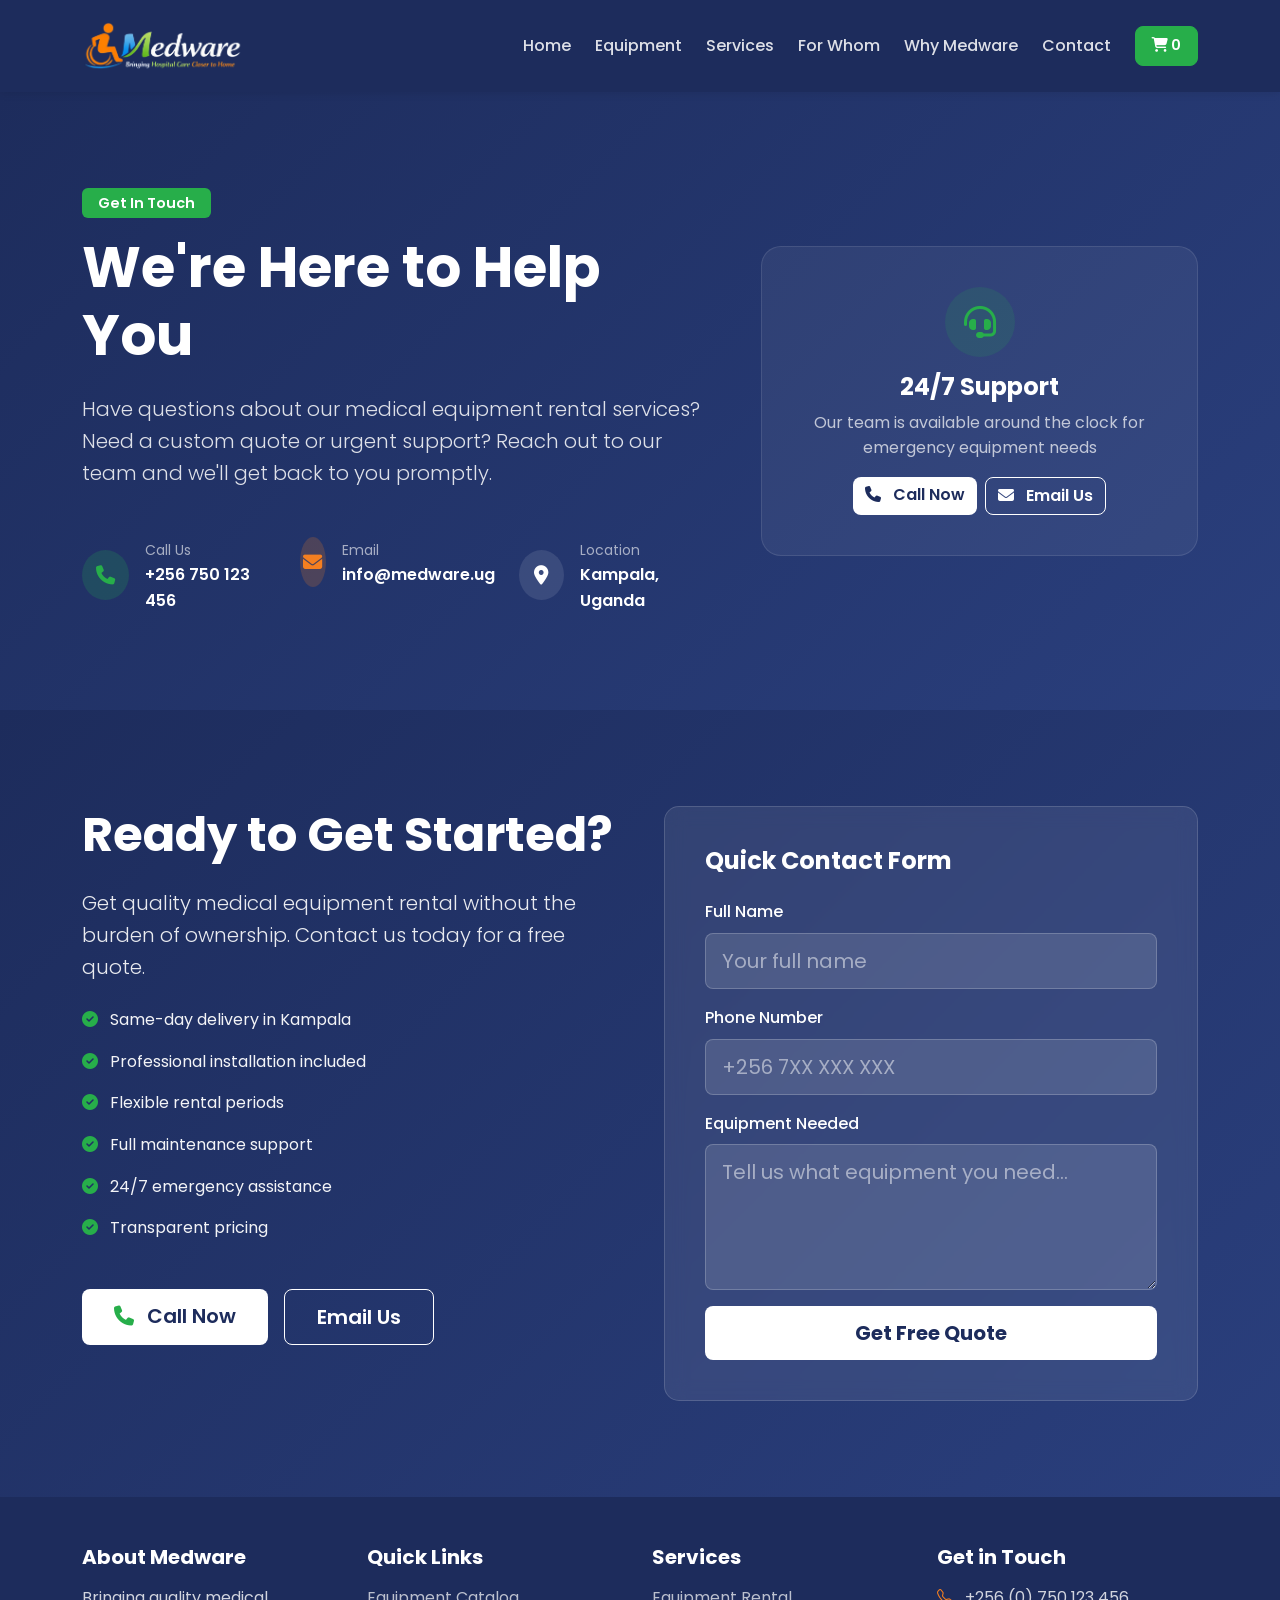
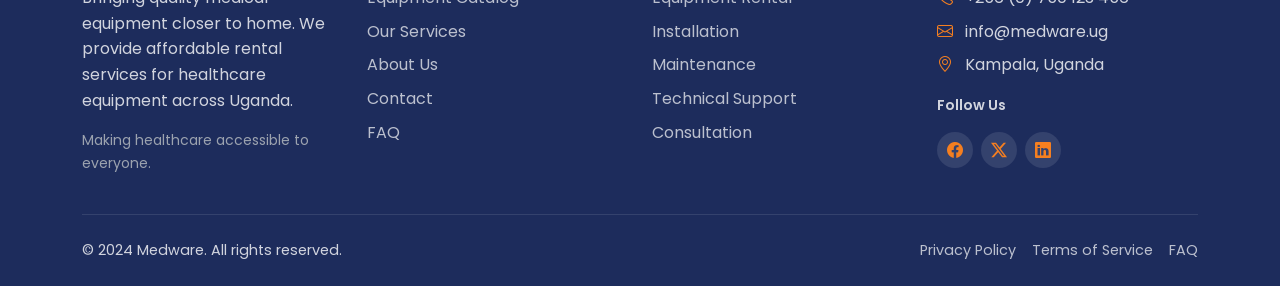
<file: contact.html>
<!DOCTYPE html>
<html lang="en">
<head>
    <meta charset="UTF-8">
    <meta name="viewport" content="width=device-width, initial-scale=1.0">
    <title>Medware - Medical Equipment Rental in Uganda | Bringing Hospital Care Closer to Home</title>
    <meta name="description" content="Affordable medical equipment rental in Uganda. Wheelchairs, hospital beds, oxygen concentrators, and more. Serving hospitals, clinics, NGOs, and home-based patients.">
    
    <!-- Bootstrap CSS -->
    <link href="https://cdn.jsdelivr.net/npm/bootstrap@5.3.0/dist/css/bootstrap.min.css" rel="stylesheet">
    <!-- Bootstrap Icons -->
    <link href="https://cdn.jsdelivr.net/npm/bootstrap-icons@1.11.3/font/bootstrap-icons.min.css" rel="stylesheet">
    <!-- Font Awesome for Icons -->
    <link href="https://cdnjs.cloudflare.com/ajax/libs/font-awesome/6.4.0/css/all.min.css" rel="stylesheet">
    <!-- Google Fonts -->
    <link href="https://fonts.googleapis.com/css2?family=Poppins:wght@400;500;600;700&family=Plus+Jakarta+Sans:wght@400;600;700&display=swap" rel="stylesheet">
    <!-- Custom Styles -->
    <link href="css/styles.css" rel="stylesheet">
</head>
<body>
    <!-- Header & Navigation -->
    <header class="sticky-top navbar-wrapper">
        <nav class="navbar navbar-expand-lg navbar-dark" style="background: var(--primary-navy);">
            <div class="container">
                <a class="navbar-brand d-flex align-items-center gap-2" href="index.html">
                    <img src="images/logo/medware logo.png" alt="Medware Logo" style="height: 50px; width: auto;">
                </a>
                <button class="navbar-toggler" type="button" data-bs-toggle="collapse" data-bs-target="#navbarNav">
                    <span class="navbar-toggler-icon"></span>
                </button>
                <div class="collapse navbar-collapse" id="navbarNav">
                    <ul class="navbar-nav ms-auto gap-2">
                        <li class="nav-item"><a class="nav-link fw-500" href="index.html">Home</a></li>
                        <li class="nav-item"><a class="nav-link fw-500" href="equipments.html">Equipment</a></li>
                        <li class="nav-item"><a class="nav-link fw-500" href="services.html">Services</a></li>
                        <li class="nav-item"><a class="nav-link fw-500" href="index.html#market">For Whom</a></li>
                        <li class="nav-item"><a class="nav-link fw-500" href="index.html#why">Why Medware</a></li>
                        <li class="nav-item"><a class="nav-link fw-500" href="contact.html">Contact</a></li>
                    </ul>
                    <div class="d-flex gap-2 ms-3">
                        <a href="cart.html" class="btn btn-sm btn-primary text-white">
                            <i class="fas fa-shopping-cart"></i> <span id="cartCount">0</span>
                        </a>
                    </div>
                </div>
            </div>
        </nav>
    </header>

    <!-- Contact Hero Banner -->
    <section class="py-5" style="background: linear-gradient(135deg, #1D2C5C 0%, #2a3f7d 100%);">
        <div class="container py-5">
            <div class="row align-items-center g-5">
                <div class="col-lg-7 text-white">
                    <span class="badge mb-3" style="background: #27AE4A; font-size: 0.9rem;">Get In Touch</span>
                    <h1 class="display-4 fw-700 mb-4 lh-1 text-white">
                        We're Here to Help You
                    </h1>
                    <p class="lead mb-4" style="color: rgba(255,255,255,0.85);">
                        Have questions about our medical equipment rental services? Need a custom quote or urgent support? Reach out to our team and we'll get back to you promptly.
                    </p>
                    <div class="row g-4 mt-2">
                        <div class="col-sm-4">
                            <div class="d-flex align-items-center gap-3">
                                <div style="width:50px;height:50px;border-radius:50%;background:rgba(39,174,74,0.2);display:flex;align-items:center;justify-content:center;">
                                    <i class="fas fa-phone" style="color:#27AE4A;font-size:1.2rem;"></i>
                                </div>
                                <div>
                                    <small style="color:rgba(255,255,255,0.6);">Call Us</small>
                                    <p class="mb-0 fw-600 text-white">+256 750 123 456</p>
                                </div>
                            </div>
                        </div>
                        <div class="col-sm-4">
                            <div class="d-flex align-items-center gap-3">
                                <div style="width:50px;height:50px;border-radius:50%;background:rgba(245,127,32,0.2);display:flex;align-items:center;justify-content:center;">
                                    <i class="fas fa-envelope" style="color:#F57F20;font-size:1.2rem;"></i>
                                </div>
                                <div>
                                    <small style="color:rgba(255,255,255,0.6);">Email</small>
                                    <p class="mb-0 fw-600 text-white">info@medware.ug</p>
                                </div>
                            </div>
                        </div>
                        <div class="col-sm-4">
                            <div class="d-flex align-items-center gap-3">
                                <div style="width:50px;height:50px;border-radius:50%;background:rgba(255,255,255,0.1);display:flex;align-items:center;justify-content:center;">
                                    <i class="fas fa-map-marker-alt" style="color:#fff;font-size:1.2rem;"></i>
                                </div>
                                <div>
                                    <small style="color:rgba(255,255,255,0.6);">Location</small>
                                    <p class="mb-0 fw-600 text-white">Kampala, Uganda</p>
                                </div>
                            </div>
                        </div>
                    </div>
                </div>
                <div class="col-lg-5">
                    <div style="background:rgba(255,255,255,0.06);border-radius:20px;padding:2.5rem;border:1px solid rgba(255,255,255,0.1);">
                        <div class="text-center text-white mb-3">
                            <div style="width:70px;height:70px;border-radius:50%;background:rgba(39,174,74,0.15);display:flex;align-items:center;justify-content:center;margin:0 auto 1rem;">
                                <i class="fas fa-headset" style="font-size:2rem;color:#27AE4A;"></i>
                            </div>
                            <h4 class="fw-700">24/7 Support</h4>
                            <p style="color:rgba(255,255,255,0.7);">Our team is available around the clock for emergency equipment needs</p>
                        </div>
                        <div class="d-flex flex-wrap gap-2 justify-content-center">
                            <a href="tel:+256750123456" class="btn btn-light fw-600">
                                <i class="fas fa-phone me-2"></i> Call Now
                            </a>
                            <a href="mailto:info@medware.ug" class="btn btn-outline-light fw-600">
                                <i class="fas fa-envelope me-2"></i> Email Us
                            </a>
                        </div>
                    </div>
                </div>
            </div>
        </div>
    </section>

    <!-- CTA Section -->
    <section id="contact" class="py-5 cta-section">
        <div class="container py-5">
            <div class="row g-5">
                <div class="col-lg-6 text-white">
                    <h2 class="display-5 fw-700 mb-4">Ready to Get Started?</h2>
                    <p class="lead mb-4">Get quality medical equipment rental without the burden of ownership. Contact us today for a free quote.</p>

                    <ul class="list-unstyled mb-5">
                        <li class="mb-3"><i class="fas fa-check-circle me-2"></i> Same-day delivery in Kampala</li>
                        <li class="mb-3"><i class="fas fa-check-circle me-2"></i> Professional installation included</li>
                        <li class="mb-3"><i class="fas fa-check-circle me-2"></i> Flexible rental periods</li>
                        <li class="mb-3"><i class="fas fa-check-circle me-2"></i> Full maintenance support</li>
                        <li class="mb-3"><i class="fas fa-check-circle me-2"></i> 24/7 emergency assistance</li>
                        <li class="mb-3"><i class="fas fa-check-circle me-2"></i> Transparent pricing</li>
                    </ul>

                    <div class="d-flex flex-wrap gap-3">
                        <a href="tel:+256700000000" class="btn btn-light btn-lg fw-600">
                            <i class="fas fa-phone me-2"></i> Call Now
                        </a>
                        <a href="mailto:hello@medware.ug" class="btn btn-outline-light btn-lg fw-600">Email Us</a>
                    </div>
                </div>

                <div class="col-lg-6">
                    <div class="contact-form-wrapper">
                        <h4 class="text-white mb-4 fw-700">Quick Contact Form</h4>
                        <form id="contactForm" class="needs-validation">
                            <div class="mb-3">
                                <label class="form-label text-white fw-500">Full Name</label>
                                <input type="text" class="form-control form-control-lg" placeholder="Your full name" required>
                            </div>
                            <div class="mb-3">
                                <label class="form-label text-white fw-500">Phone Number</label>
                                <input type="tel" class="form-control form-control-lg" placeholder="+256 7XX XXX XXX" required>
                            </div>
                            <div class="mb-3">
                                <label class="form-label text-white fw-500">Equipment Needed</label>
                                <textarea class="form-control form-control-lg" rows="4" placeholder="Tell us what equipment you need..." required></textarea>
                            </div>
                            <button type="submit" class="btn btn-light btn-lg w-100 fw-700">Get Free Quote</button>
                        </form>
                    </div>
                </div>
            </div>
        </div>
    </section>

  <!-- ============================================================ -->
  <!-- FOOTER -->
  <!-- ============================================================ -->
  <footer class="mw-footer">
    <div class="container">
      <div class="row g-4 mb-4">
        <!-- About -->
        <div class="col-md-3">
          <h5>About Medware</h5>
          <p>Bringing quality medical equipment closer to home. We provide affordable rental services for healthcare equipment across Uganda.</p>
          <p class="small" style="color:#9ca3af">Making healthcare accessible to everyone.</p>
        </div>
        <!-- Quick Links -->
        <div class="col-md-3">
          <h5>Quick Links</h5>
          <ul class="list-unstyled">
            <li class="mb-2"><a href="equipments.html">Equipment Catalog</a></li>
            <li class="mb-2"><a href="services.html">Our Services</a></li>
            <li class="mb-2"><a href="index.html#market">About Us</a></li>
            <li class="mb-2"><a href="contact.html">Contact</a></li>
            <li class="mb-2"><a href="faq.html">FAQ</a></li>
          </ul>
        </div>
        <!-- Services -->
        <div class="col-md-3">
          <h5>Services</h5>
          <ul class="list-unstyled">
            <li class="mb-2"><a href="services.html#rental">Equipment Rental</a></li>
            <li class="mb-2"><a href="services.html#installation">Installation</a></li>
            <li class="mb-2"><a href="services.html#maintenance">Maintenance</a></li>
            <li class="mb-2"><a href="services.html#support">Technical Support</a></li>
            <li class="mb-2"><a href="services.html#consultation">Consultation</a></li>
          </ul>
        </div>
        <!-- Contact -->
        <div class="col-md-3">
          <h5>Get in Touch</h5>
          <div class="mb-2"><i class="bi bi-telephone me-2"></i> +256 (0) 750 123 456</div>
          <div class="mb-2"><i class="bi bi-envelope me-2"></i> info@medware.ug</div>
          <div class="mb-3"><i class="bi bi-geo-alt me-2"></i> Kampala, Uganda</div>
          <p class="small fw-semibold" style="color:var(--mw-accent)">Follow Us</p>
          <div class="mw-footer-social d-flex gap-2">
            <a href="#"><i class="bi bi-facebook"></i></a>
            <a href="#"><i class="bi bi-twitter-x"></i></a>
            <a href="#"><i class="bi bi-linkedin"></i></a>
          </div>
        </div>
      </div>

      <div class="mw-footer-bottom">
        <div class="d-flex flex-column flex-md-row justify-content-between align-items-center gap-2">
          <p class="mb-0">&copy; 2024 Medware. All rights reserved.</p>
          <div class="d-flex gap-3">
            <a href="privacy.html">Privacy Policy</a>
            <a href="terms.html">Terms of Service</a>
            <a href="faq.html">FAQ</a>
          </div>
        </div>
      </div>
    </div>
  </footer>

    <!-- Bootstrap JS -->
    <script src="https://cdn.jsdelivr.net/npm/bootstrap@5.3.0/dist/js/bootstrap.bundle.min.js"></script>
    <script src="js/shop.js"></script>
</body>
</html>
</file>
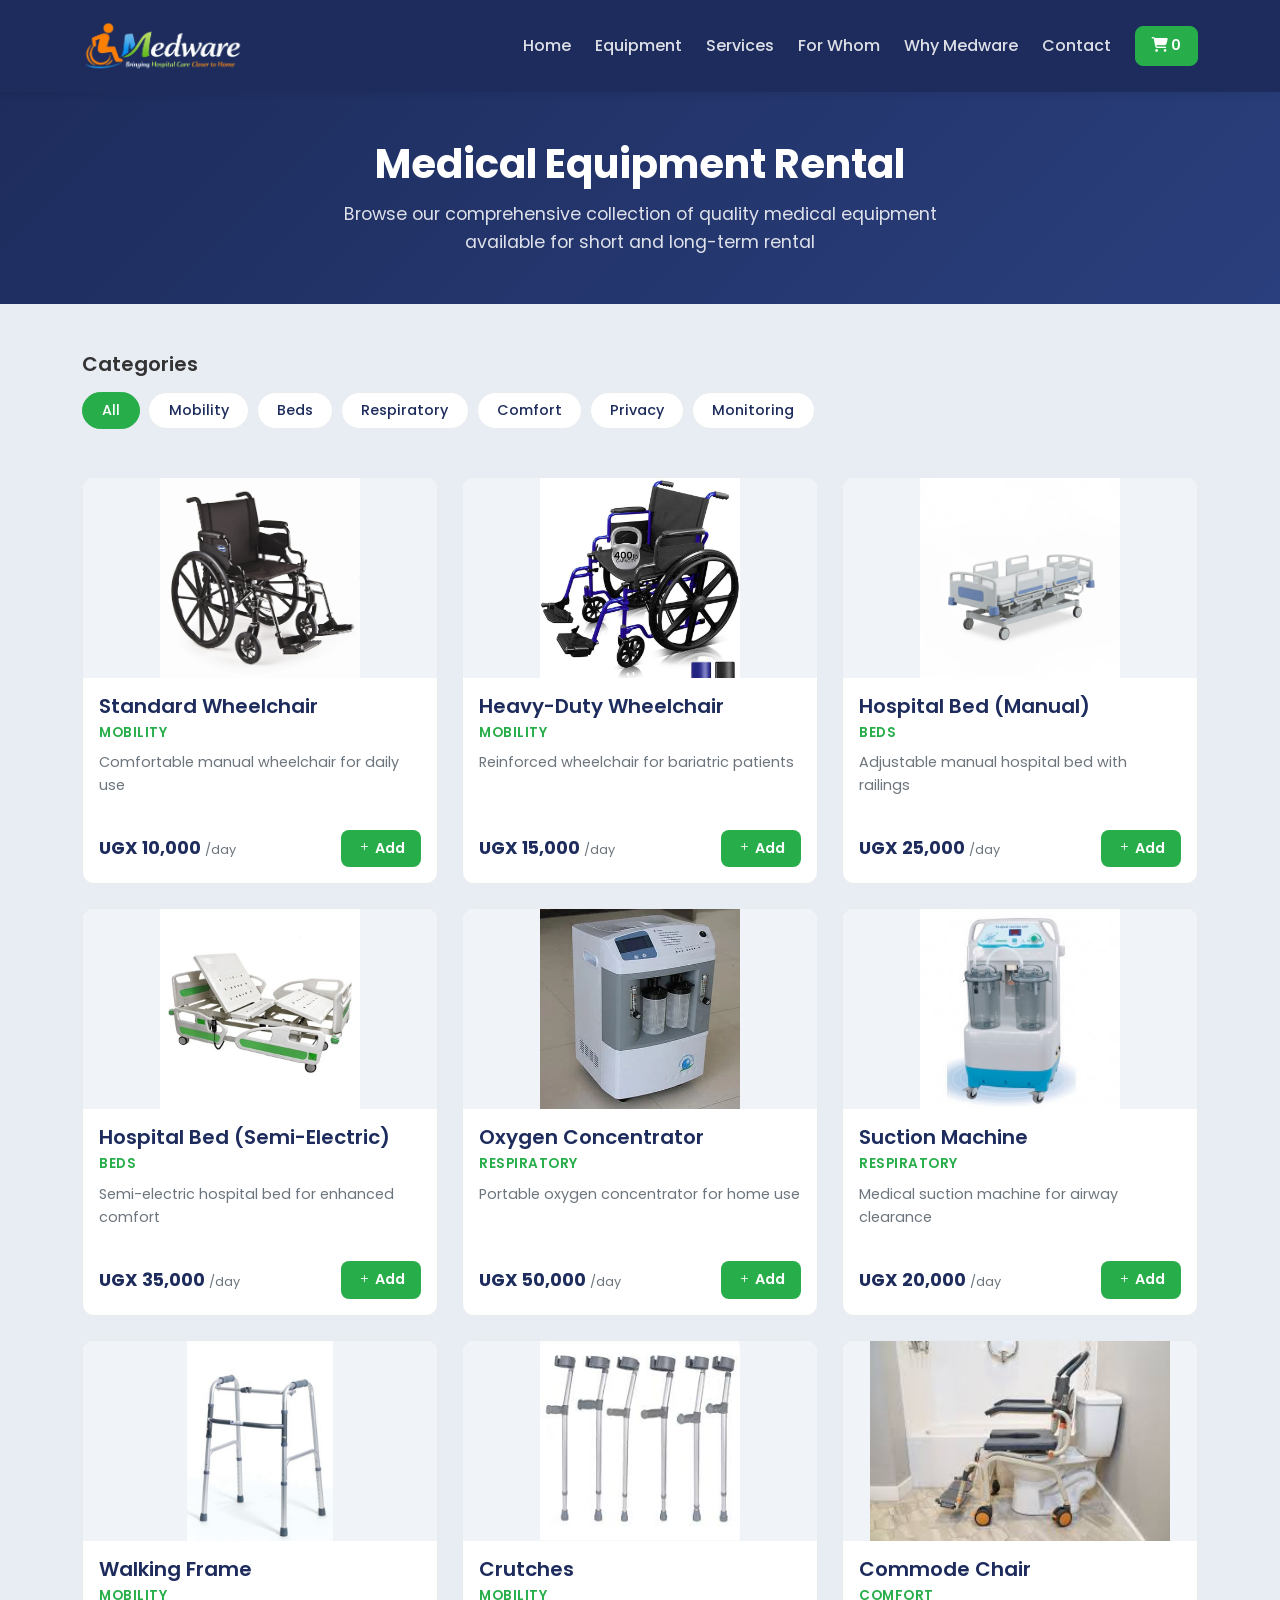
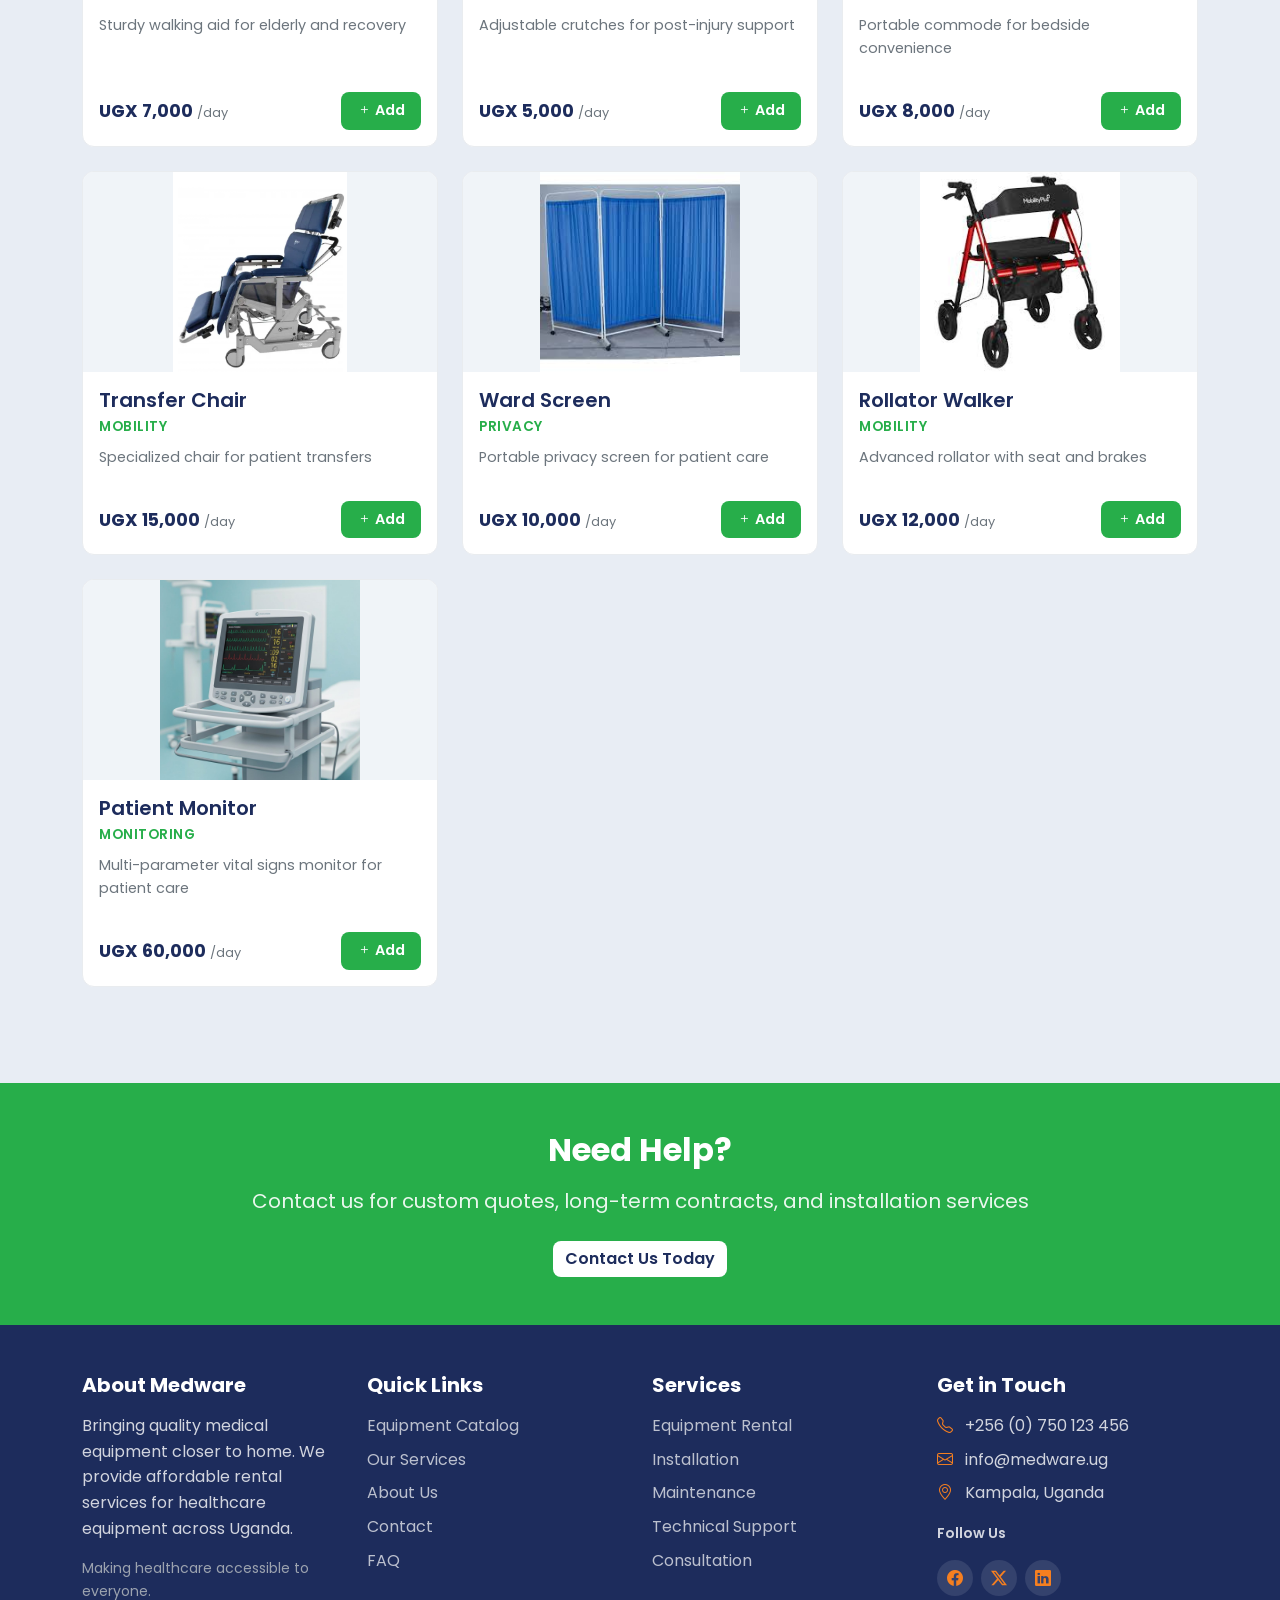
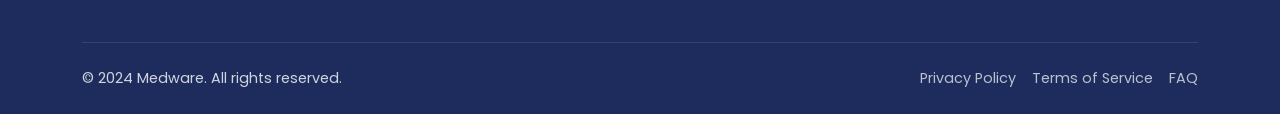
<file: equipments.html>
<!DOCTYPE html>
<html lang="en">
<head>
  <meta charset="UTF-8">
  <meta name="viewport" content="width=device-width, initial-scale=1.0">
  <title>Medware - Hospital Care Closer to Home</title>
  <!-- Bootstrap CSS -->
  <link href="https://cdn.jsdelivr.net/npm/bootstrap@5.3.0/dist/css/bootstrap.min.css" rel="stylesheet">
  <!-- Bootstrap Icons -->
  <link href="https://cdn.jsdelivr.net/npm/bootstrap-icons@1.11.3/font/bootstrap-icons.min.css" rel="stylesheet">
  <!-- Font Awesome for Icons -->
  <link href="https://cdnjs.cloudflare.com/ajax/libs/font-awesome/6.4.0/css/all.min.css" rel="stylesheet">
  <!-- Google Fonts -->
  <link href="https://fonts.googleapis.com/css2?family=Poppins:wght@400;500;600;700&family=Plus+Jakarta+Sans:wght@400;600;700&display=swap" rel="stylesheet">
  <!-- Custom Styles -->
  <link href="css/styles.css" rel="stylesheet">
</head>
<body>
    <!-- Header & Navigation -->
    <header class="sticky-top navbar-wrapper">
        <nav class="navbar navbar-expand-lg navbar-dark" style="background: var(--primary-navy);">
            <div class="container">
                <a class="navbar-brand d-flex align-items-center gap-2" href="index.html">
                    <img src="images/logo/medware logo.png" alt="Medware Logo" style="height: 50px; width: auto;">
                </a>
                <button class="navbar-toggler" type="button" data-bs-toggle="collapse" data-bs-target="#navbarNav">
                    <span class="navbar-toggler-icon"></span>
                </button>
                <div class="collapse navbar-collapse" id="navbarNav">
                    <ul class="navbar-nav ms-auto gap-2">
                        <li class="nav-item"><a class="nav-link fw-500" href="index.html">Home</a></li>
                        <li class="nav-item"><a class="nav-link fw-500" href="equipments.html">Equipment</a></li>
                        <li class="nav-item"><a class="nav-link fw-500" href="services.html">Services</a></li>
                        <li class="nav-item"><a class="nav-link fw-500" href="index.html#market">For Whom</a></li>
                        <li class="nav-item"><a class="nav-link fw-500" href="index.html#why">Why Medware</a></li>
                        <li class="nav-item"><a class="nav-link fw-500" href="contact.html">Contact</a></li>
                    </ul>
                    <div class="d-flex gap-2 ms-3">
                        <a href="cart.html" class="btn btn-sm btn-primary text-white">
                            <i class="fas fa-shopping-cart"></i> <span id="cartCount">0</span>
                        </a>
                    </div>
                </div>
            </div>
        </nav>
    </header>

  <!-- Mobile Nav Offcanvas -->
  <div class="offcanvas offcanvas-end" id="mobileNav">
    <div class="offcanvas-header">
      <h5 class="offcanvas-title">Menu</h5>
      <button type="button" class="btn-close" data-bs-dismiss="offcanvas"></button>
    </div>
    <div class="offcanvas-body">
      <div class="d-flex flex-column gap-3">
        <button class="btn btn-outline-dark text-start" onclick="window.location.href='index.html'">Home</button>
        <button class="btn btn-outline-dark text-start" onclick="window.location.href='equipments.html'">Equipment</button>
        <button class="btn btn-outline-dark text-start" onclick="window.location.href='index.html#why'">Services</button>
        <button class="btn btn-outline-dark text-start" onclick="window.location.href='index.html#market'">About</button>
        <button class="btn btn-outline-dark text-start" onclick="window.location.href='contact.html'">Contact</button>
        <button class="btn btn-outline-dark text-start" onclick="showCart()">Cart</button>
      </div>
    </div>
  </div>

  <!-- Toast -->
  <div class="toast-container position-fixed bottom-0 end-0 p-3" style="z-index:1100">
    <div id="addToCartToast" class="toast" role="alert">
      <div class="toast-body d-flex align-items-center gap-2">
        <i class="bi bi-check-circle-fill text-success"></i>
        <span id="toast-message"></span>
      </div>
    </div>
  </div>

  <!-- ============================================================ -->
  <!-- PAGE: HOME (Product Catalog) -->
  <!-- ============================================================ -->
  <div id="page-home" class="mw-page">
    <!-- Hero -->
    <section class="mw-hero">
      <div class="container">
        <h1>Medical Equipment Rental</h1>
        <p>Browse our comprehensive collection of quality medical equipment available for short and long-term rental</p>
      </div>
    </section>

    <!-- Products -->
    <div class="container py-5">
      <div class="mb-5">
        <h2 class="h5 fw-semibold mb-3" style="color:var(--mw-foreground)">Categories</h2>
        <div class="d-flex flex-wrap gap-2">
          <button class="btn mw-category-btn active" data-category="All">All</button>
          <button class="btn mw-category-btn" data-category="Mobility">Mobility</button>
          <button class="btn mw-category-btn" data-category="Beds">Beds</button>
          <button class="btn mw-category-btn" data-category="Respiratory">Respiratory</button>
          <button class="btn mw-category-btn" data-category="Comfort">Comfort</button>
          <button class="btn mw-category-btn" data-category="Privacy">Privacy</button>
          <button class="btn mw-category-btn" data-category="Monitoring">Monitoring</button>
        </div>
      </div>

      <div class="row g-4" id="product-grid">
        <!-- Product 1 -->
        <div class="col-12 col-md-6 col-lg-4" data-category="Mobility">
          <div class="card mw-product-card">
            <img src="images/Standard Wheelchair.jpg" alt="Standard Wheelchair" class="mw-product-img">
            <div class="card-body">
              <h5 class="mw-product-name">Standard Wheelchair</h5>
              <p class="mw-product-category mb-2">Mobility</p>
              <p class="mw-product-desc">Comfortable manual wheelchair for daily use</p>
              <div class="d-flex align-items-center justify-content-between mt-auto pt-3">
                <div class="mw-product-price">UGX 10,000 <small>/day</small></div>
                <button class="btn mw-btn-add btn-sm" onclick="addToCart('1')"><i class="bi bi-plus me-1"></i>Add</button>
              </div>
            </div>
          </div>
        </div>
        <!-- Product 2 -->
        <div class="col-12 col-md-6 col-lg-4" data-category="Mobility">
          <div class="card mw-product-card">
            <img src="images/Heavy-Duty Wheelchair .jpg" alt="Heavy-Duty Wheelchair" class="mw-product-img">
            <div class="card-body">
              <h5 class="mw-product-name">Heavy-Duty Wheelchair</h5>
              <p class="mw-product-category mb-2">Mobility</p>
              <p class="mw-product-desc">Reinforced wheelchair for bariatric patients</p>
              <div class="d-flex align-items-center justify-content-between mt-auto pt-3">
                <div class="mw-product-price">UGX 15,000 <small>/day</small></div>
                <button class="btn mw-btn-add btn-sm" onclick="addToCart('2')"><i class="bi bi-plus me-1"></i>Add</button>
              </div>
            </div>
          </div>
        </div>
        <!-- Product 3 -->
        <div class="col-12 col-md-6 col-lg-4" data-category="Beds">
          <div class="card mw-product-card">
            <img src="images/hospital-bed.jpg" alt="Hospital Bed (Manual)" class="mw-product-img">
            <div class="card-body">
              <h5 class="mw-product-name">Hospital Bed (Manual)</h5>
              <p class="mw-product-category mb-2">Beds</p>
              <p class="mw-product-desc">Adjustable manual hospital bed with railings</p>
              <div class="d-flex align-items-center justify-content-between mt-auto pt-3">
                <div class="mw-product-price">UGX 25,000 <small>/day</small></div>
                <button class="btn mw-btn-add btn-sm" onclick="addToCart('3')"><i class="bi bi-plus me-1"></i>Add</button>
              </div>
            </div>
          </div>
        </div>
        <!-- Product 4 -->
        <div class="col-12 col-md-6 col-lg-4" data-category="Beds">
          <div class="card mw-product-card">
            <img src="images/Hospital Bed (Semi-Electric) .jpg" alt="Hospital Bed (Semi-Electric)" class="mw-product-img">
            <div class="card-body">
              <h5 class="mw-product-name">Hospital Bed (Semi-Electric)</h5>
              <p class="mw-product-category mb-2">Beds</p>
              <p class="mw-product-desc">Semi-electric hospital bed for enhanced comfort</p>
              <div class="d-flex align-items-center justify-content-between mt-auto pt-3">
                <div class="mw-product-price">UGX 35,000 <small>/day</small></div>
                <button class="btn mw-btn-add btn-sm" onclick="addToCart('4')"><i class="bi bi-plus me-1"></i>Add</button>
              </div>
            </div>
          </div>
        </div>
        <!-- Product 5 -->
        <div class="col-12 col-md-6 col-lg-4" data-category="Respiratory">
          <div class="card mw-product-card">
            <img src="images/Oxygen Concentrator.jpg" alt="Oxygen Concentrator" class="mw-product-img">
            <div class="card-body">
              <h5 class="mw-product-name">Oxygen Concentrator</h5>
              <p class="mw-product-category mb-2">Respiratory</p>
              <p class="mw-product-desc">Portable oxygen concentrator for home use</p>
              <div class="d-flex align-items-center justify-content-between mt-auto pt-3">
                <div class="mw-product-price">UGX 50,000 <small>/day</small></div>
                <button class="btn mw-btn-add btn-sm" onclick="addToCart('5')"><i class="bi bi-plus me-1"></i>Add</button>
              </div>
            </div>
          </div>
        </div>
        <!-- Product 6 -->
        <div class="col-12 col-md-6 col-lg-4" data-category="Respiratory">
          <div class="card mw-product-card">
            <img src="images/Suction Machine.jpg" alt="Suction Machine" class="mw-product-img">
            <div class="card-body">
              <h5 class="mw-product-name">Suction Machine</h5>
              <p class="mw-product-category mb-2">Respiratory</p>
              <p class="mw-product-desc">Medical suction machine for airway clearance</p>
              <div class="d-flex align-items-center justify-content-between mt-auto pt-3">
                <div class="mw-product-price">UGX 20,000 <small>/day</small></div>
                <button class="btn mw-btn-add btn-sm" onclick="addToCart('6')"><i class="bi bi-plus me-1"></i>Add</button>
              </div>
            </div>
          </div>
        </div>
        <!-- Product 7 -->
        <div class="col-12 col-md-6 col-lg-4" data-category="Mobility">
          <div class="card mw-product-card">
            <img src="images/Walking Frame.jpg" alt="Walking Frame" class="mw-product-img">
            <div class="card-body">
              <h5 class="mw-product-name">Walking Frame</h5>
              <p class="mw-product-category mb-2">Mobility</p>
              <p class="mw-product-desc">Sturdy walking aid for elderly and recovery</p>
              <div class="d-flex align-items-center justify-content-between mt-auto pt-3">
                <div class="mw-product-price">UGX 7,000 <small>/day</small></div>
                <button class="btn mw-btn-add btn-sm" onclick="addToCart('7')"><i class="bi bi-plus me-1"></i>Add</button>
              </div>
            </div>
          </div>
        </div>
        <!-- Product 8 -->
        <div class="col-12 col-md-6 col-lg-4" data-category="Mobility">
          <div class="card mw-product-card">
            <img src="images/Crutches.jpg" alt="Crutches" class="mw-product-img">
            <div class="card-body">
              <h5 class="mw-product-name">Crutches</h5>
              <p class="mw-product-category mb-2">Mobility</p>
              <p class="mw-product-desc">Adjustable crutches for post-injury support</p>
              <div class="d-flex align-items-center justify-content-between mt-auto pt-3">
                <div class="mw-product-price">UGX 5,000 <small>/day</small></div>
                <button class="btn mw-btn-add btn-sm" onclick="addToCart('8')"><i class="bi bi-plus me-1"></i>Add</button>
              </div>
            </div>
          </div>
        </div>
        <!-- Product 9 -->
        <div class="col-12 col-md-6 col-lg-4" data-category="Comfort">
          <div class="card mw-product-card">
            <img src="images/Commode Chair.jpg" alt="Commode Chair" class="mw-product-img">
            <div class="card-body">
              <h5 class="mw-product-name">Commode Chair</h5>
              <p class="mw-product-category mb-2">Comfort</p>
              <p class="mw-product-desc">Portable commode for bedside convenience</p>
              <div class="d-flex align-items-center justify-content-between mt-auto pt-3">
                <div class="mw-product-price">UGX 8,000 <small>/day</small></div>
                <button class="btn mw-btn-add btn-sm" onclick="addToCart('9')"><i class="bi bi-plus me-1"></i>Add</button>
              </div>
            </div>
          </div>
        </div>
        <!-- Product 10 -->
        <div class="col-12 col-md-6 col-lg-4" data-category="Mobility">
          <div class="card mw-product-card">
            <img src="images/Transfer Chair.jpg" alt="Transfer Chair" class="mw-product-img">
            <div class="card-body">
              <h5 class="mw-product-name">Transfer Chair</h5>
              <p class="mw-product-category mb-2">Mobility</p>
              <p class="mw-product-desc">Specialized chair for patient transfers</p>
              <div class="d-flex align-items-center justify-content-between mt-auto pt-3">
                <div class="mw-product-price">UGX 15,000 <small>/day</small></div>
                <button class="btn mw-btn-add btn-sm" onclick="addToCart('10')"><i class="bi bi-plus me-1"></i>Add</button>
              </div>
            </div>
          </div>
        </div>
        <!-- Product 11 -->
        <div class="col-12 col-md-6 col-lg-4" data-category="Privacy">
          <div class="card mw-product-card">
            <img src="images/Ward Screen.jpg" alt="Ward Screen" class="mw-product-img">
            <div class="card-body">
              <h5 class="mw-product-name">Ward Screen</h5>
              <p class="mw-product-category mb-2">Privacy</p>
              <p class="mw-product-desc">Portable privacy screen for patient care</p>
              <div class="d-flex align-items-center justify-content-between mt-auto pt-3">
                <div class="mw-product-price">UGX 10,000 <small>/day</small></div>
                <button class="btn mw-btn-add btn-sm" onclick="addToCart('11')"><i class="bi bi-plus me-1"></i>Add</button>
              </div>
            </div>
          </div>
        </div>
        <!-- Product 12 -->
        <div class="col-12 col-md-6 col-lg-4" data-category="Mobility">
          <div class="card mw-product-card">
            <img src="images/Rollator Walker.jpg" alt="Rollator Walker" class="mw-product-img">
            <div class="card-body">
              <h5 class="mw-product-name">Rollator Walker</h5>
              <p class="mw-product-category mb-2">Mobility</p>
              <p class="mw-product-desc">Advanced rollator with seat and brakes</p>
              <div class="d-flex align-items-center justify-content-between mt-auto pt-3">
                <div class="mw-product-price">UGX 12,000 <small>/day</small></div>
                <button class="btn mw-btn-add btn-sm" onclick="addToCart('12')"><i class="bi bi-plus me-1"></i>Add</button>
              </div>
            </div>
          </div>
        </div>
        <!-- Product 13 -->
        <div class="col-12 col-md-6 col-lg-4" data-category="Monitoring">
          <div class="card mw-product-card">
            <img src="images/patient-monitor.jpg" alt="Patient Monitor" class="mw-product-img">
            <div class="card-body">
              <h5 class="mw-product-name">Patient Monitor</h5>
              <p class="mw-product-category mb-2">Monitoring</p>
              <p class="mw-product-desc">Multi-parameter vital signs monitor for patient care</p>
              <div class="d-flex align-items-center justify-content-between mt-auto pt-3">
                <div class="mw-product-price">UGX 60,000 <small>/day</small></div>
                <button class="btn mw-btn-add btn-sm" onclick="addToCart('13')"><i class="bi bi-plus me-1"></i>Add</button>
              </div>
            </div>
          </div>
        </div>
      </div>
    </div>

    <!-- Info Banner -->
    <section class="mw-info-banner mt-5">
      <div class="container text-center">
        <h2 class="fw-bold mb-3">Need Help?</h2>
        <p class="mb-4 fs-5">Contact us for custom quotes, long-term contracts, and installation services</p>
        <button class="btn btn-light fw-semibold" onclick="window.location.href='contact.html'">Contact Us Today</button>
      </div>
    </section>
  </div>

  <!-- ============================================================ -->
  <!-- FOOTER -->
  <!-- ============================================================ -->
  <footer class="mw-footer">
    <div class="container">
      <div class="row g-4 mb-4">
        <!-- About -->
        <div class="col-md-3">
          <h5>About Medware</h5>
          <p>Bringing quality medical equipment closer to home. We provide affordable rental services for healthcare equipment across Uganda.</p>
          <p class="small" style="color:#9ca3af">Making healthcare accessible to everyone.</p>
        </div>
        <!-- Quick Links -->
        <div class="col-md-3">
          <h5>Quick Links</h5>
          <ul class="list-unstyled">
            <li class="mb-2"><a href="equipments.html">Equipment Catalog</a></li>
            <li class="mb-2"><a href="services.html">Our Services</a></li>
            <li class="mb-2"><a href="index.html#market">About Us</a></li>
            <li class="mb-2"><a href="contact.html">Contact</a></li>
            <li class="mb-2"><a href="faq.html">FAQ</a></li>
          </ul>
        </div>
        <!-- Services -->
        <div class="col-md-3">
          <h5>Services</h5>
          <ul class="list-unstyled">
            <li class="mb-2"><a href="services.html#rental">Equipment Rental</a></li>
            <li class="mb-2"><a href="services.html#installation">Installation</a></li>
            <li class="mb-2"><a href="services.html#maintenance">Maintenance</a></li>
            <li class="mb-2"><a href="services.html#support">Technical Support</a></li>
            <li class="mb-2"><a href="services.html#consultation">Consultation</a></li>
          </ul>
        </div>
        <!-- Contact -->
        <div class="col-md-3">
          <h5>Get in Touch</h5>
          <div class="mb-2"><i class="bi bi-telephone me-2"></i> +256 (0) 750 123 456</div>
          <div class="mb-2"><i class="bi bi-envelope me-2"></i> info@medware.ug</div>
          <div class="mb-3"><i class="bi bi-geo-alt me-2"></i> Kampala, Uganda</div>
          <p class="small fw-semibold" style="color:var(--mw-accent)">Follow Us</p>
          <div class="mw-footer-social d-flex gap-2">
            <a href="#"><i class="bi bi-facebook"></i></a>
            <a href="#"><i class="bi bi-twitter-x"></i></a>
            <a href="#"><i class="bi bi-linkedin"></i></a>
          </div>
        </div>
      </div>

      <div class="mw-footer-bottom">
        <div class="d-flex flex-column flex-md-row justify-content-between align-items-center gap-2">
          <p class="mb-0">&copy; 2024 Medware. All rights reserved.</p>
          <div class="d-flex gap-3">
            <a href="privacy.html">Privacy Policy</a>
            <a href="terms.html">Terms of Service</a>
            <a href="faq.html">FAQ</a>
          </div>
        </div>
      </div>
    </div>
  </footer>

  <script src="https://cdn.jsdelivr.net/npm/bootstrap@5.3.0/dist/js/bootstrap.bundle.min.js"></script>
  <script src="js/app.js"></script>
</body>
</html>
</file>
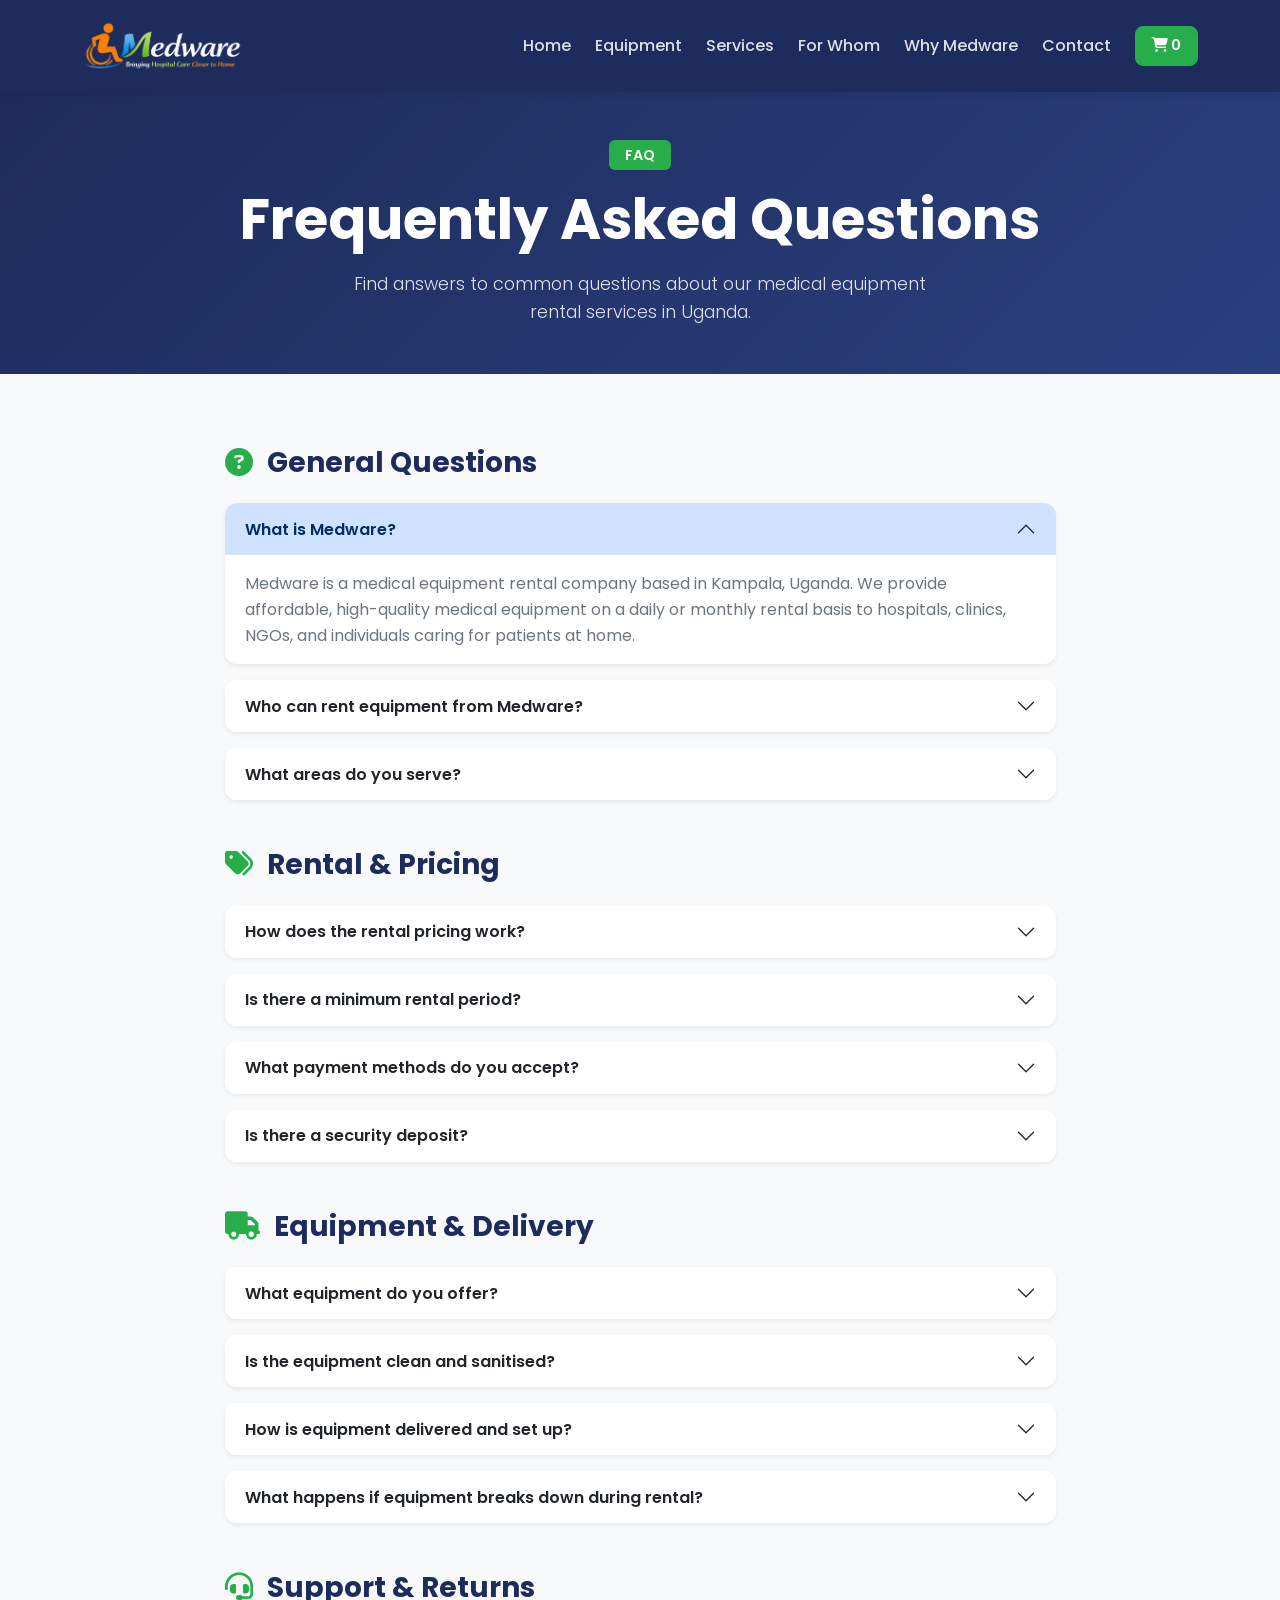
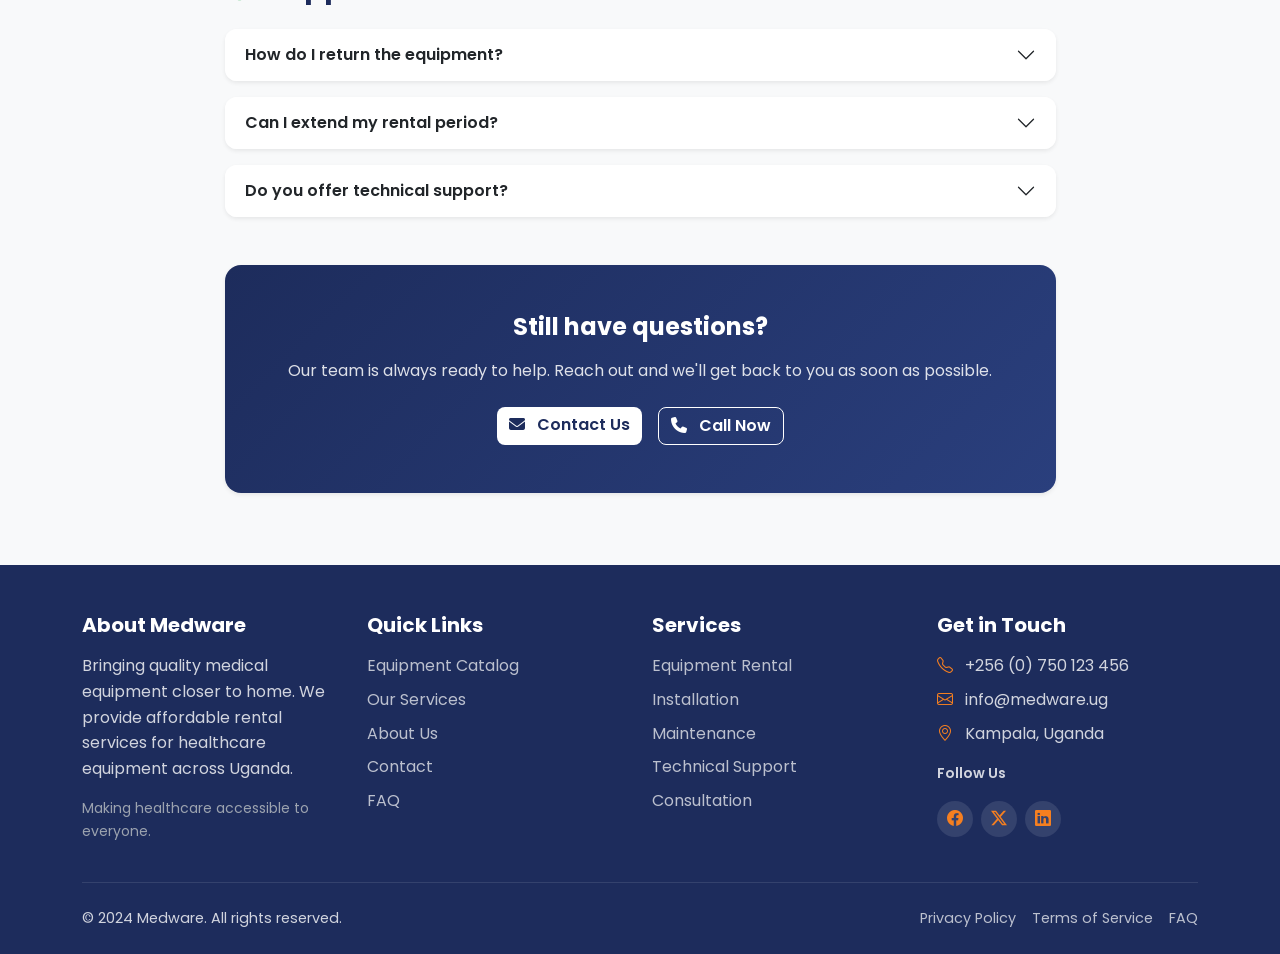
<file: faq.html>
<!DOCTYPE html>
<html lang="en">
<head>
    <meta charset="UTF-8">
    <meta name="viewport" content="width=device-width, initial-scale=1.0">
    <title>Medware - Frequently Asked Questions</title>
    <link href="https://cdn.jsdelivr.net/npm/bootstrap@5.3.0/dist/css/bootstrap.min.css" rel="stylesheet">
    <link href="https://cdn.jsdelivr.net/npm/bootstrap-icons@1.11.3/font/bootstrap-icons.min.css" rel="stylesheet">
    <link href="https://cdnjs.cloudflare.com/ajax/libs/font-awesome/6.4.0/css/all.min.css" rel="stylesheet">
    <link href="https://fonts.googleapis.com/css2?family=Poppins:wght@400;500;600;700&family=Plus+Jakarta+Sans:wght@400;600;700&display=swap" rel="stylesheet">
    <link href="css/styles.css" rel="stylesheet">
</head>
<body>
    <!-- Header & Navigation -->
    <header class="sticky-top navbar-wrapper">
        <nav class="navbar navbar-expand-lg navbar-dark" style="background: var(--primary-navy);">
            <div class="container">
                <a class="navbar-brand d-flex align-items-center gap-2" href="index.html">
                    <img src="images/logo/medware logo.png" alt="Medware Logo" style="height: 50px; width: auto;">
                </a>
                <button class="navbar-toggler" type="button" data-bs-toggle="collapse" data-bs-target="#navbarNav">
                    <span class="navbar-toggler-icon"></span>
                </button>
                <div class="collapse navbar-collapse" id="navbarNav">
                    <ul class="navbar-nav ms-auto gap-2">
                        <li class="nav-item"><a class="nav-link fw-500" href="index.html">Home</a></li>
                        <li class="nav-item"><a class="nav-link fw-500" href="equipments.html">Equipment</a></li>
                        <li class="nav-item"><a class="nav-link fw-500" href="services.html">Services</a></li>
                        <li class="nav-item"><a class="nav-link fw-500" href="index.html#market">For Whom</a></li>
                        <li class="nav-item"><a class="nav-link fw-500" href="index.html#why">Why Medware</a></li>
                        <li class="nav-item"><a class="nav-link fw-500" href="contact.html">Contact</a></li>
                    </ul>
                    <div class="d-flex gap-2 ms-3">
                        <a href="cart.html" class="btn btn-sm btn-primary text-white">
                            <i class="fas fa-shopping-cart"></i> <span id="cartCount">0</span>
                        </a>
                    </div>
                </div>
            </div>
        </nav>
    </header>

    <!-- Hero Section -->
    <section class="mw-hero">
        <div class="container text-center">
            <span class="badge mb-3" style="background: #27AE4A; font-size: 0.9rem;">FAQ</span>
            <h1 class="display-4 fw-700 mb-3">Frequently Asked Questions</h1>
            <p class="lead" style="color: rgba(255,255,255,0.85); max-width: 600px; margin: 0 auto;">
                Find answers to common questions about our medical equipment rental services in Uganda.
            </p>
        </div>
    </section>

    <!-- FAQ Section -->
    <section class="py-5" style="background: #f8f9fa;">
        <div class="container py-4">
            <div class="row justify-content-center">
                <div class="col-lg-9">

                    <!-- General Questions -->
                    <h3 class="fw-700 mb-4" style="color: #1D2C5C;"><i class="fas fa-circle-question me-2" style="color:#27AE4A;"></i> General Questions</h3>
                    <div class="accordion mb-5" id="faqGeneral">
                        <div class="accordion-item border-0 shadow-sm mb-3" style="border-radius: 12px; overflow: hidden;">
                            <h2 class="accordion-header">
                                <button class="accordion-button fw-600" type="button" data-bs-toggle="collapse" data-bs-target="#g1">
                                    What is Medware?
                                </button>
                            </h2>
                            <div id="g1" class="accordion-collapse collapse show" data-bs-parent="#faqGeneral">
                                <div class="accordion-body text-muted">
                                    Medware is a medical equipment rental company based in Kampala, Uganda. We provide affordable, high-quality medical equipment on a daily or monthly rental basis to hospitals, clinics, NGOs, and individuals caring for patients at home.
                                </div>
                            </div>
                        </div>
                        <div class="accordion-item border-0 shadow-sm mb-3" style="border-radius: 12px; overflow: hidden;">
                            <h2 class="accordion-header">
                                <button class="accordion-button collapsed fw-600" type="button" data-bs-toggle="collapse" data-bs-target="#g2">
                                    Who can rent equipment from Medware?
                                </button>
                            </h2>
                            <div id="g2" class="accordion-collapse collapse" data-bs-parent="#faqGeneral">
                                <div class="accordion-body text-muted">
                                    Anyone can rent from us! We serve hospitals, clinics, rehabilitation centres, NGOs, community health programmes, and individual families caring for patients at home. No medical license is required for most equipment.
                                </div>
                            </div>
                        </div>
                        <div class="accordion-item border-0 shadow-sm mb-3" style="border-radius: 12px; overflow: hidden;">
                            <h2 class="accordion-header">
                                <button class="accordion-button collapsed fw-600" type="button" data-bs-toggle="collapse" data-bs-target="#g3">
                                    What areas do you serve?
                                </button>
                            </h2>
                            <div id="g3" class="accordion-collapse collapse" data-bs-parent="#faqGeneral">
                                <div class="accordion-body text-muted">
                                    We currently offer same-day delivery within Kampala and the greater Kampala metropolitan area. We also deliver to other parts of Uganda, though delivery times may vary depending on distance.
                                </div>
                            </div>
                        </div>
                    </div>

                    <!-- Rental & Pricing -->
                    <h3 class="fw-700 mb-4" style="color: #1D2C5C;"><i class="fas fa-tags me-2" style="color:#27AE4A;"></i> Rental & Pricing</h3>
                    <div class="accordion mb-5" id="faqRental">
                        <div class="accordion-item border-0 shadow-sm mb-3" style="border-radius: 12px; overflow: hidden;">
                            <h2 class="accordion-header">
                                <button class="accordion-button collapsed fw-600" type="button" data-bs-toggle="collapse" data-bs-target="#r1">
                                    How does the rental pricing work?
                                </button>
                            </h2>
                            <div id="r1" class="accordion-collapse collapse" data-bs-parent="#faqRental">
                                <div class="accordion-body text-muted">
                                    All equipment is listed with a per-day price. You can choose to rent on a daily or monthly basis. Monthly rentals are calculated at 30 times the daily rate. You select the rental period for each item individually in your cart before checkout.
                                </div>
                            </div>
                        </div>
                        <div class="accordion-item border-0 shadow-sm mb-3" style="border-radius: 12px; overflow: hidden;">
                            <h2 class="accordion-header">
                                <button class="accordion-button collapsed fw-600" type="button" data-bs-toggle="collapse" data-bs-target="#r2">
                                    Is there a minimum rental period?
                                </button>
                            </h2>
                            <div id="r2" class="accordion-collapse collapse" data-bs-parent="#faqRental">
                                <div class="accordion-body text-muted">
                                    The minimum rental period is one day. For monthly rentals, the minimum is one month (30 days). You can extend your rental at any time by contacting our team.
                                </div>
                            </div>
                        </div>
                        <div class="accordion-item border-0 shadow-sm mb-3" style="border-radius: 12px; overflow: hidden;">
                            <h2 class="accordion-header">
                                <button class="accordion-button collapsed fw-600" type="button" data-bs-toggle="collapse" data-bs-target="#r3">
                                    What payment methods do you accept?
                                </button>
                            </h2>
                            <div id="r3" class="accordion-collapse collapse" data-bs-parent="#faqRental">
                                <div class="accordion-body text-muted">
                                    We accept Mobile Money (MTN and Airtel), bank transfers, and cash on delivery. Payment is required before or upon delivery of equipment.
                                </div>
                            </div>
                        </div>
                        <div class="accordion-item border-0 shadow-sm mb-3" style="border-radius: 12px; overflow: hidden;">
                            <h2 class="accordion-header">
                                <button class="accordion-button collapsed fw-600" type="button" data-bs-toggle="collapse" data-bs-target="#r4">
                                    Is there a security deposit?
                                </button>
                            </h2>
                            <div id="r4" class="accordion-collapse collapse" data-bs-parent="#faqRental">
                                <div class="accordion-body text-muted">
                                    Yes, a refundable security deposit may be required depending on the equipment type and rental duration. The deposit is returned in full when the equipment is returned in good condition. Details are provided at checkout.
                                </div>
                            </div>
                        </div>
                    </div>

                    <!-- Equipment & Delivery -->
                    <h3 class="fw-700 mb-4" style="color: #1D2C5C;"><i class="fas fa-truck me-2" style="color:#27AE4A;"></i> Equipment & Delivery</h3>
                    <div class="accordion mb-5" id="faqDelivery">
                        <div class="accordion-item border-0 shadow-sm mb-3" style="border-radius: 12px; overflow: hidden;">
                            <h2 class="accordion-header">
                                <button class="accordion-button collapsed fw-600" type="button" data-bs-toggle="collapse" data-bs-target="#d1">
                                    What equipment do you offer?
                                </button>
                            </h2>
                            <div id="d1" class="accordion-collapse collapse" data-bs-parent="#faqDelivery">
                                <div class="accordion-body text-muted">
                                    We offer a wide range of medical equipment including wheelchairs, hospital beds (manual and semi-electric), oxygen concentrators, suction machines, walking frames, crutches, commode chairs, transfer chairs, ward screens, and rollator walkers. Visit our <a href="equipments.html" class="fw-600" style="color:#27AE4A;">Equipment Catalog</a> for the full list.
                                </div>
                            </div>
                        </div>
                        <div class="accordion-item border-0 shadow-sm mb-3" style="border-radius: 12px; overflow: hidden;">
                            <h2 class="accordion-header">
                                <button class="accordion-button collapsed fw-600" type="button" data-bs-toggle="collapse" data-bs-target="#d2">
                                    Is the equipment clean and sanitised?
                                </button>
                            </h2>
                            <div id="d2" class="accordion-collapse collapse" data-bs-parent="#faqDelivery">
                                <div class="accordion-body text-muted">
                                    Absolutely. Every piece of equipment is thoroughly cleaned, sanitised, and inspected before each rental. We follow strict hygiene protocols to ensure patient safety.
                                </div>
                            </div>
                        </div>
                        <div class="accordion-item border-0 shadow-sm mb-3" style="border-radius: 12px; overflow: hidden;">
                            <h2 class="accordion-header">
                                <button class="accordion-button collapsed fw-600" type="button" data-bs-toggle="collapse" data-bs-target="#d3">
                                    How is equipment delivered and set up?
                                </button>
                            </h2>
                            <div id="d3" class="accordion-collapse collapse" data-bs-parent="#faqDelivery">
                                <div class="accordion-body text-muted">
                                    Our trained delivery team brings the equipment to your location and sets it up for you. We also provide a brief demonstration on proper usage and safety. Delivery within Kampala is typically same-day; a flat delivery fee of UGX 50,000 applies.
                                </div>
                            </div>
                        </div>
                        <div class="accordion-item border-0 shadow-sm mb-3" style="border-radius: 12px; overflow: hidden;">
                            <h2 class="accordion-header">
                                <button class="accordion-button collapsed fw-600" type="button" data-bs-toggle="collapse" data-bs-target="#d4">
                                    What happens if equipment breaks down during rental?
                                </button>
                            </h2>
                            <div id="d4" class="accordion-collapse collapse" data-bs-parent="#faqDelivery">
                                <div class="accordion-body text-muted">
                                    Contact us immediately on our 24/7 support line. If the fault is due to normal wear and tear, we will repair or replace the equipment at no extra cost. Damage caused by misuse may incur a repair charge. See our <a href="terms.html" class="fw-600" style="color:#27AE4A;">Terms & Conditions</a> for details.
                                </div>
                            </div>
                        </div>
                    </div>

                    <!-- Support & Returns -->
                    <h3 class="fw-700 mb-4" style="color: #1D2C5C;"><i class="fas fa-headset me-2" style="color:#27AE4A;"></i> Support & Returns</h3>
                    <div class="accordion mb-5" id="faqSupport">
                        <div class="accordion-item border-0 shadow-sm mb-3" style="border-radius: 12px; overflow: hidden;">
                            <h2 class="accordion-header">
                                <button class="accordion-button collapsed fw-600" type="button" data-bs-toggle="collapse" data-bs-target="#s1">
                                    How do I return the equipment?
                                </button>
                            </h2>
                            <div id="s1" class="accordion-collapse collapse" data-bs-parent="#faqSupport">
                                <div class="accordion-body text-muted">
                                    Simply contact us to schedule a pickup. Our team will collect the equipment from your location at a time convenient for you. Alternatively, you can return it to our office in Kampala.
                                </div>
                            </div>
                        </div>
                        <div class="accordion-item border-0 shadow-sm mb-3" style="border-radius: 12px; overflow: hidden;">
                            <h2 class="accordion-header">
                                <button class="accordion-button collapsed fw-600" type="button" data-bs-toggle="collapse" data-bs-target="#s2">
                                    Can I extend my rental period?
                                </button>
                            </h2>
                            <div id="s2" class="accordion-collapse collapse" data-bs-parent="#faqSupport">
                                <div class="accordion-body text-muted">
                                    Yes! Call or WhatsApp us at least 24 hours before your rental expires and we will extend it for you. Additional charges will apply for the extended period at the same rate.
                                </div>
                            </div>
                        </div>
                        <div class="accordion-item border-0 shadow-sm mb-3" style="border-radius: 12px; overflow: hidden;">
                            <h2 class="accordion-header">
                                <button class="accordion-button collapsed fw-600" type="button" data-bs-toggle="collapse" data-bs-target="#s3">
                                    Do you offer technical support?
                                </button>
                            </h2>
                            <div id="s3" class="accordion-collapse collapse" data-bs-parent="#faqSupport">
                                <div class="accordion-body text-muted">
                                    Yes. Our technical support team is available 24/7 for troubleshooting, emergency repairs, and general guidance on equipment use. You can reach us by phone, email, or WhatsApp. Learn more on our <a href="services.html" class="fw-600" style="color:#27AE4A;">Services</a> page.
                                </div>
                            </div>
                        </div>
                    </div>

                    <!-- Still have questions CTA -->
                    <div class="text-center p-5 rounded-4 shadow-sm" style="background: linear-gradient(135deg, #1D2C5C 0%, #2a3f7d 100%);">
                        <h4 class="fw-700 text-white mb-3">Still have questions?</h4>
                        <p class="text-white mb-4" style="opacity: 0.85;">Our team is always ready to help. Reach out and we'll get back to you as soon as possible.</p>
                        <div class="d-flex flex-wrap gap-3 justify-content-center">
                            <a href="contact.html" class="btn btn-light fw-600"><i class="fas fa-envelope me-2"></i> Contact Us</a>
                            <a href="tel:+256750123456" class="btn btn-outline-light fw-600"><i class="fas fa-phone me-2"></i> Call Now</a>
                        </div>
                    </div>

                </div>
            </div>
        </div>
    </section>

    <!-- Footer -->
    <footer class="mw-footer">
        <div class="container">
            <div class="row g-4 mb-4">
                <div class="col-md-3">
                    <h5>About Medware</h5>
                    <p>Bringing quality medical equipment closer to home. We provide affordable rental services for healthcare equipment across Uganda.</p>
                    <p class="small" style="color:#9ca3af">Making healthcare accessible to everyone.</p>
                </div>
                <div class="col-md-3">
                    <h5>Quick Links</h5>
                    <ul class="list-unstyled">
                        <li class="mb-2"><a href="equipments.html">Equipment Catalog</a></li>
                        <li class="mb-2"><a href="services.html">Our Services</a></li>
                        <li class="mb-2"><a href="index.html#market">About Us</a></li>
                        <li class="mb-2"><a href="contact.html">Contact</a></li>
                        <li class="mb-2"><a href="faq.html">FAQ</a></li>
                    </ul>
                </div>
                <div class="col-md-3">
                    <h5>Services</h5>
                    <ul class="list-unstyled">
                        <li class="mb-2"><a href="services.html#rental">Equipment Rental</a></li>
                        <li class="mb-2"><a href="services.html#installation">Installation</a></li>
                        <li class="mb-2"><a href="services.html#maintenance">Maintenance</a></li>
                        <li class="mb-2"><a href="services.html#support">Technical Support</a></li>
                        <li class="mb-2"><a href="services.html#consultation">Consultation</a></li>
                    </ul>
                </div>
                <div class="col-md-3">
                    <h5>Get in Touch</h5>
                    <div class="mb-2"><i class="bi bi-telephone me-2"></i> +256 (0) 750 123 456</div>
                    <div class="mb-2"><i class="bi bi-envelope me-2"></i> info@medware.ug</div>
                    <div class="mb-3"><i class="bi bi-geo-alt me-2"></i> Kampala, Uganda</div>
                    <p class="small fw-semibold" style="color:var(--mw-accent)">Follow Us</p>
                    <div class="mw-footer-social d-flex gap-2">
                        <a href="#"><i class="bi bi-facebook"></i></a>
                        <a href="#"><i class="bi bi-twitter-x"></i></a>
                        <a href="#"><i class="bi bi-linkedin"></i></a>
                    </div>
                </div>
            </div>
            <div class="mw-footer-bottom">
                <div class="d-flex flex-column flex-md-row justify-content-between align-items-center gap-2">
                    <p class="mb-0">&copy; 2024 Medware. All rights reserved.</p>
                    <div class="d-flex gap-3">
                        <a href="privacy.html">Privacy Policy</a>
                        <a href="terms.html">Terms of Service</a>
                        <a href="faq.html">FAQ</a>
                    </div>
                </div>
            </div>
        </div>
    </footer>

    <script src="https://cdn.jsdelivr.net/npm/bootstrap@5.3.0/dist/js/bootstrap.bundle.min.js"></script>
    <script src="js/shop.js"></script>
</body>
</html>
</file>
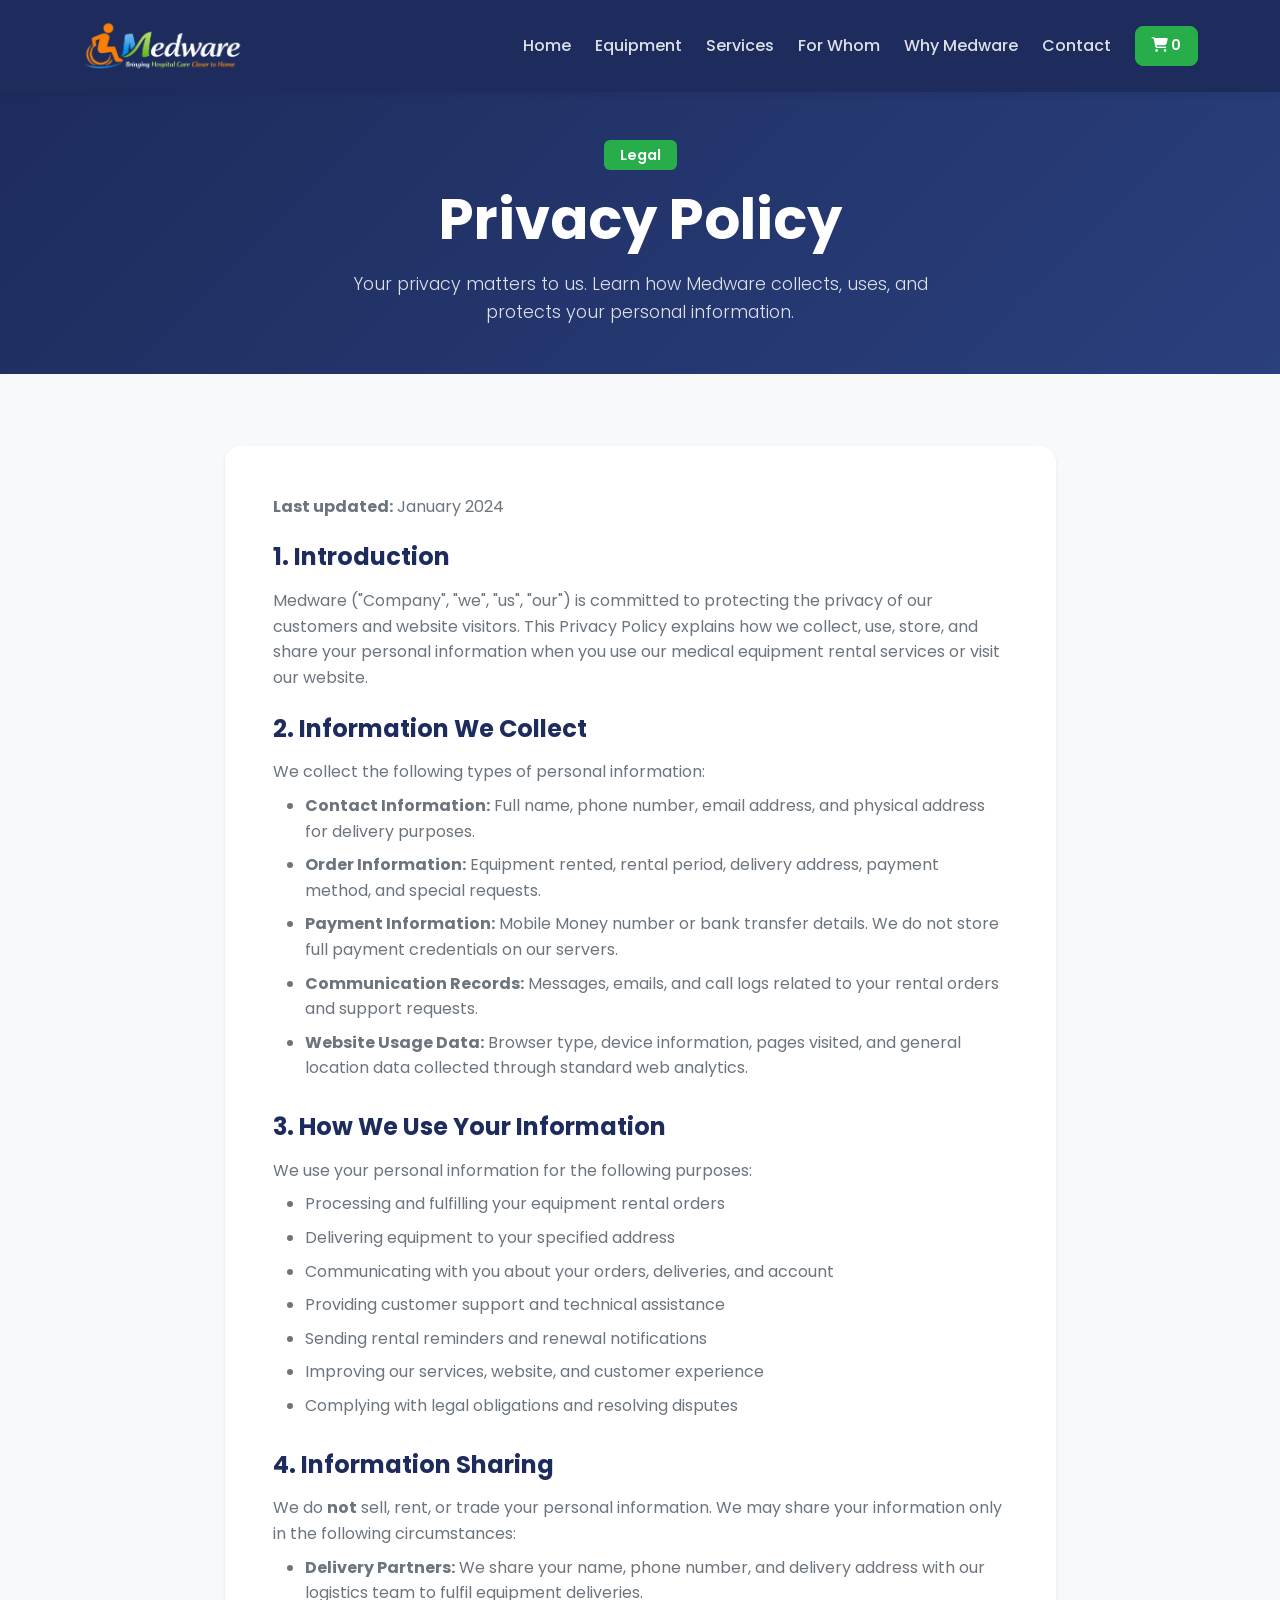
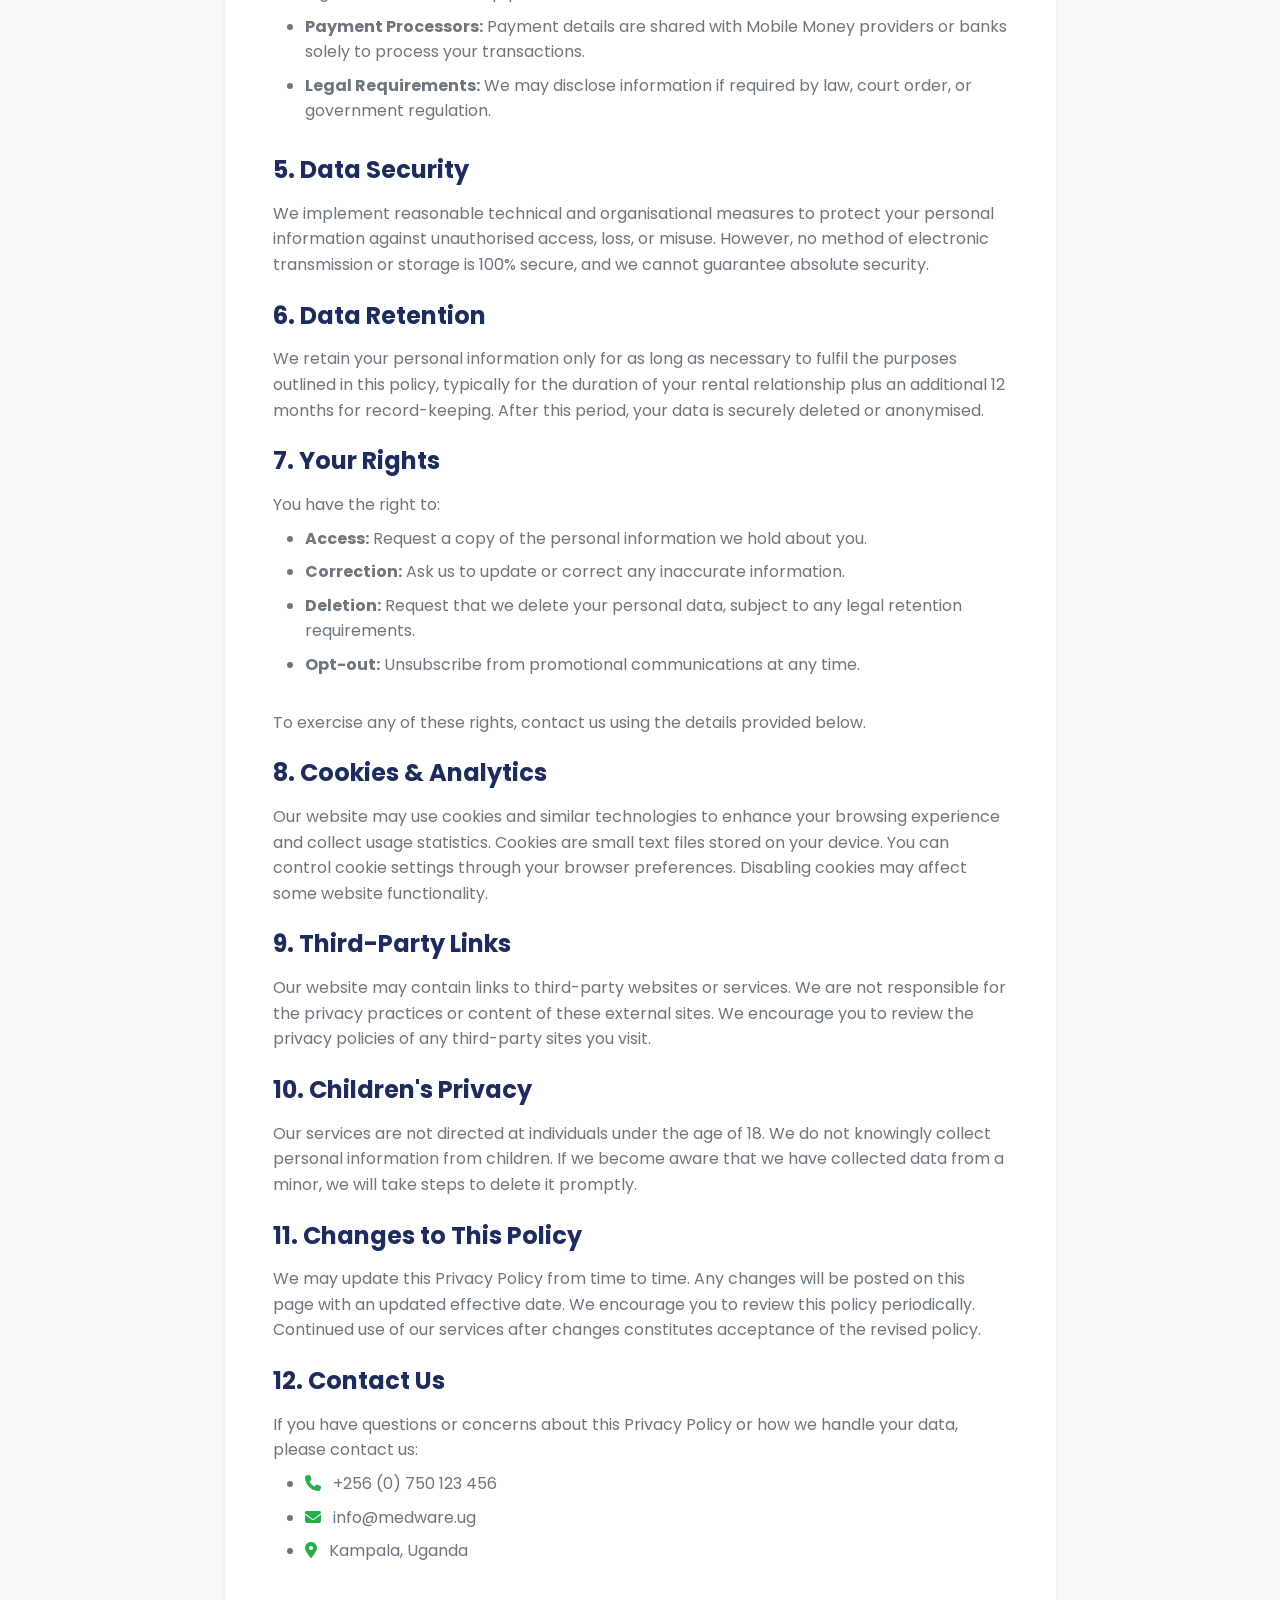
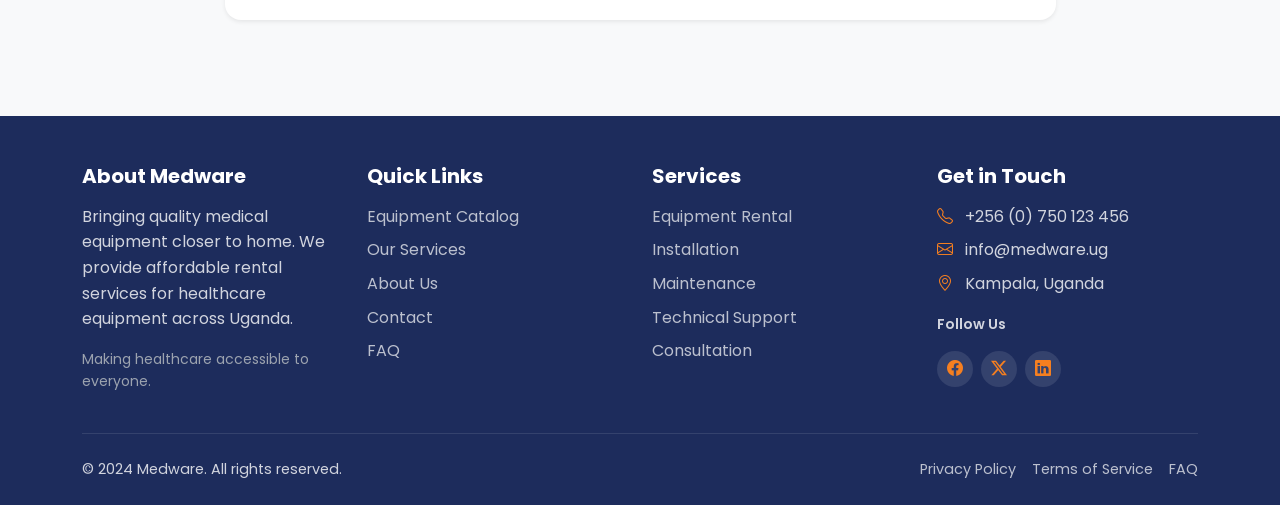
<file: privacy.html>
<!DOCTYPE html>
<html lang="en">
<head>
    <meta charset="UTF-8">
    <meta name="viewport" content="width=device-width, initial-scale=1.0">
    <title>Medware - Privacy Policy</title>
    <link href="https://cdn.jsdelivr.net/npm/bootstrap@5.3.0/dist/css/bootstrap.min.css" rel="stylesheet">
    <link href="https://cdn.jsdelivr.net/npm/bootstrap-icons@1.11.3/font/bootstrap-icons.min.css" rel="stylesheet">
    <link href="https://cdnjs.cloudflare.com/ajax/libs/font-awesome/6.4.0/css/all.min.css" rel="stylesheet">
    <link href="https://fonts.googleapis.com/css2?family=Poppins:wght@400;500;600;700&family=Plus+Jakarta+Sans:wght@400;600;700&display=swap" rel="stylesheet">
    <link href="css/styles.css" rel="stylesheet">
</head>
<body>
    <!-- Header & Navigation -->
    <header class="sticky-top navbar-wrapper">
        <nav class="navbar navbar-expand-lg navbar-dark" style="background: var(--primary-navy);">
            <div class="container">
                <a class="navbar-brand d-flex align-items-center gap-2" href="index.html">
                    <img src="images/logo/medware logo.png" alt="Medware Logo" style="height: 50px; width: auto;">
                </a>
                <button class="navbar-toggler" type="button" data-bs-toggle="collapse" data-bs-target="#navbarNav">
                    <span class="navbar-toggler-icon"></span>
                </button>
                <div class="collapse navbar-collapse" id="navbarNav">
                    <ul class="navbar-nav ms-auto gap-2">
                        <li class="nav-item"><a class="nav-link fw-500" href="index.html">Home</a></li>
                        <li class="nav-item"><a class="nav-link fw-500" href="equipments.html">Equipment</a></li>
                        <li class="nav-item"><a class="nav-link fw-500" href="services.html">Services</a></li>
                        <li class="nav-item"><a class="nav-link fw-500" href="index.html#market">For Whom</a></li>
                        <li class="nav-item"><a class="nav-link fw-500" href="index.html#why">Why Medware</a></li>
                        <li class="nav-item"><a class="nav-link fw-500" href="contact.html">Contact</a></li>
                    </ul>
                    <div class="d-flex gap-2 ms-3">
                        <a href="cart.html" class="btn btn-sm btn-primary text-white">
                            <i class="fas fa-shopping-cart"></i> <span id="cartCount">0</span>
                        </a>
                    </div>
                </div>
            </div>
        </nav>
    </header>

    <!-- Hero Section -->
    <section class="mw-hero">
        <div class="container text-center">
            <span class="badge mb-3" style="background: #27AE4A; font-size: 0.9rem;">Legal</span>
            <h1 class="display-4 fw-700 mb-3">Privacy Policy</h1>
            <p class="lead" style="color: rgba(255,255,255,0.85); max-width: 600px; margin: 0 auto;">
                Your privacy matters to us. Learn how Medware collects, uses, and protects your personal information.
            </p>
        </div>
    </section>

    <!-- Privacy Content -->
    <section class="py-5" style="background: #f8f9fa;">
        <div class="container py-4">
            <div class="row justify-content-center">
                <div class="col-lg-9">
                    <div class="card border-0 shadow-sm p-4 p-md-5 mb-4" style="border-radius: 16px;">

                        <p class="text-muted mb-4"><strong>Last updated:</strong> January 2024</p>

                        <h4 class="fw-700 mb-3" style="color: #1D2C5C;">1. Introduction</h4>
                        <p class="text-muted mb-4">
                            Medware ("Company", "we", "us", "our") is committed to protecting the privacy of our customers and website visitors. This Privacy Policy explains how we collect, use, store, and share your personal information when you use our medical equipment rental services or visit our website.
                        </p>

                        <h4 class="fw-700 mb-3" style="color: #1D2C5C;">2. Information We Collect</h4>
                        <p class="text-muted mb-2">We collect the following types of personal information:</p>
                        <ul class="text-muted mb-4">
                            <li class="mb-2"><strong>Contact Information:</strong> Full name, phone number, email address, and physical address for delivery purposes.</li>
                            <li class="mb-2"><strong>Order Information:</strong> Equipment rented, rental period, delivery address, payment method, and special requests.</li>
                            <li class="mb-2"><strong>Payment Information:</strong> Mobile Money number or bank transfer details. We do not store full payment credentials on our servers.</li>
                            <li class="mb-2"><strong>Communication Records:</strong> Messages, emails, and call logs related to your rental orders and support requests.</li>
                            <li class="mb-2"><strong>Website Usage Data:</strong> Browser type, device information, pages visited, and general location data collected through standard web analytics.</li>
                        </ul>

                        <h4 class="fw-700 mb-3" style="color: #1D2C5C;">3. How We Use Your Information</h4>
                        <p class="text-muted mb-2">We use your personal information for the following purposes:</p>
                        <ul class="text-muted mb-4">
                            <li class="mb-2">Processing and fulfilling your equipment rental orders</li>
                            <li class="mb-2">Delivering equipment to your specified address</li>
                            <li class="mb-2">Communicating with you about your orders, deliveries, and account</li>
                            <li class="mb-2">Providing customer support and technical assistance</li>
                            <li class="mb-2">Sending rental reminders and renewal notifications</li>
                            <li class="mb-2">Improving our services, website, and customer experience</li>
                            <li class="mb-2">Complying with legal obligations and resolving disputes</li>
                        </ul>

                        <h4 class="fw-700 mb-3" style="color: #1D2C5C;">4. Information Sharing</h4>
                        <p class="text-muted mb-2">We do <strong>not</strong> sell, rent, or trade your personal information. We may share your information only in the following circumstances:</p>
                        <ul class="text-muted mb-4">
                            <li class="mb-2"><strong>Delivery Partners:</strong> We share your name, phone number, and delivery address with our logistics team to fulfil equipment deliveries.</li>
                            <li class="mb-2"><strong>Payment Processors:</strong> Payment details are shared with Mobile Money providers or banks solely to process your transactions.</li>
                            <li class="mb-2"><strong>Legal Requirements:</strong> We may disclose information if required by law, court order, or government regulation.</li>
                        </ul>

                        <h4 class="fw-700 mb-3" style="color: #1D2C5C;">5. Data Security</h4>
                        <p class="text-muted mb-4">
                            We implement reasonable technical and organisational measures to protect your personal information against unauthorised access, loss, or misuse. However, no method of electronic transmission or storage is 100% secure, and we cannot guarantee absolute security.
                        </p>

                        <h4 class="fw-700 mb-3" style="color: #1D2C5C;">6. Data Retention</h4>
                        <p class="text-muted mb-4">
                            We retain your personal information only for as long as necessary to fulfil the purposes outlined in this policy, typically for the duration of your rental relationship plus an additional 12 months for record-keeping. After this period, your data is securely deleted or anonymised.
                        </p>

                        <h4 class="fw-700 mb-3" style="color: #1D2C5C;">7. Your Rights</h4>
                        <p class="text-muted mb-2">You have the right to:</p>
                        <ul class="text-muted mb-4">
                            <li class="mb-2"><strong>Access:</strong> Request a copy of the personal information we hold about you.</li>
                            <li class="mb-2"><strong>Correction:</strong> Ask us to update or correct any inaccurate information.</li>
                            <li class="mb-2"><strong>Deletion:</strong> Request that we delete your personal data, subject to any legal retention requirements.</li>
                            <li class="mb-2"><strong>Opt-out:</strong> Unsubscribe from promotional communications at any time.</li>
                        </ul>
                        <p class="text-muted mb-4">
                            To exercise any of these rights, contact us using the details provided below.
                        </p>

                        <h4 class="fw-700 mb-3" style="color: #1D2C5C;">8. Cookies & Analytics</h4>
                        <p class="text-muted mb-4">
                            Our website may use cookies and similar technologies to enhance your browsing experience and collect usage statistics. Cookies are small text files stored on your device. You can control cookie settings through your browser preferences. Disabling cookies may affect some website functionality.
                        </p>

                        <h4 class="fw-700 mb-3" style="color: #1D2C5C;">9. Third-Party Links</h4>
                        <p class="text-muted mb-4">
                            Our website may contain links to third-party websites or services. We are not responsible for the privacy practices or content of these external sites. We encourage you to review the privacy policies of any third-party sites you visit.
                        </p>

                        <h4 class="fw-700 mb-3" style="color: #1D2C5C;">10. Children's Privacy</h4>
                        <p class="text-muted mb-4">
                            Our services are not directed at individuals under the age of 18. We do not knowingly collect personal information from children. If we become aware that we have collected data from a minor, we will take steps to delete it promptly.
                        </p>

                        <h4 class="fw-700 mb-3" style="color: #1D2C5C;">11. Changes to This Policy</h4>
                        <p class="text-muted mb-4">
                            We may update this Privacy Policy from time to time. Any changes will be posted on this page with an updated effective date. We encourage you to review this policy periodically. Continued use of our services after changes constitutes acceptance of the revised policy.
                        </p>

                        <h4 class="fw-700 mb-3" style="color: #1D2C5C;">12. Contact Us</h4>
                        <p class="text-muted mb-2">If you have questions or concerns about this Privacy Policy or how we handle your data, please contact us:</p>
                        <ul class="text-muted mb-0">
                            <li class="mb-2"><i class="fas fa-phone me-2" style="color:#27AE4A;"></i> +256 (0) 750 123 456</li>
                            <li class="mb-2"><i class="fas fa-envelope me-2" style="color:#27AE4A;"></i> info@medware.ug</li>
                            <li class="mb-2"><i class="fas fa-map-marker-alt me-2" style="color:#27AE4A;"></i> Kampala, Uganda</li>
                        </ul>
                    </div>
                </div>
            </div>
        </div>
    </section>

    <!-- Footer -->
    <footer class="mw-footer">
        <div class="container">
            <div class="row g-4 mb-4">
                <div class="col-md-3">
                    <h5>About Medware</h5>
                    <p>Bringing quality medical equipment closer to home. We provide affordable rental services for healthcare equipment across Uganda.</p>
                    <p class="small" style="color:#9ca3af">Making healthcare accessible to everyone.</p>
                </div>
                <div class="col-md-3">
                    <h5>Quick Links</h5>
                    <ul class="list-unstyled">
                        <li class="mb-2"><a href="equipments.html">Equipment Catalog</a></li>
                        <li class="mb-2"><a href="services.html">Our Services</a></li>
                        <li class="mb-2"><a href="index.html#market">About Us</a></li>
                        <li class="mb-2"><a href="contact.html">Contact</a></li>
                        <li class="mb-2"><a href="faq.html">FAQ</a></li>
                    </ul>
                </div>
                <div class="col-md-3">
                    <h5>Services</h5>
                    <ul class="list-unstyled">
                        <li class="mb-2"><a href="services.html#rental">Equipment Rental</a></li>
                        <li class="mb-2"><a href="services.html#installation">Installation</a></li>
                        <li class="mb-2"><a href="services.html#maintenance">Maintenance</a></li>
                        <li class="mb-2"><a href="services.html#support">Technical Support</a></li>
                        <li class="mb-2"><a href="services.html#consultation">Consultation</a></li>
                    </ul>
                </div>
                <div class="col-md-3">
                    <h5>Get in Touch</h5>
                    <div class="mb-2"><i class="bi bi-telephone me-2"></i> +256 (0) 750 123 456</div>
                    <div class="mb-2"><i class="bi bi-envelope me-2"></i> info@medware.ug</div>
                    <div class="mb-3"><i class="bi bi-geo-alt me-2"></i> Kampala, Uganda</div>
                    <p class="small fw-semibold" style="color:var(--mw-accent)">Follow Us</p>
                    <div class="mw-footer-social d-flex gap-2">
                        <a href="#"><i class="bi bi-facebook"></i></a>
                        <a href="#"><i class="bi bi-twitter-x"></i></a>
                        <a href="#"><i class="bi bi-linkedin"></i></a>
                    </div>
                </div>
            </div>
            <div class="mw-footer-bottom">
                <div class="d-flex flex-column flex-md-row justify-content-between align-items-center gap-2">
                    <p class="mb-0">&copy; 2024 Medware. All rights reserved.</p>
                    <div class="d-flex gap-3">
                        <a href="privacy.html">Privacy Policy</a>
                        <a href="terms.html">Terms of Service</a>
                        <a href="faq.html">FAQ</a>
                    </div>
                </div>
            </div>
        </div>
    </footer>

    <script src="https://cdn.jsdelivr.net/npm/bootstrap@5.3.0/dist/js/bootstrap.bundle.min.js"></script>
    <script src="js/shop.js"></script>
</body>
</html>
</file>
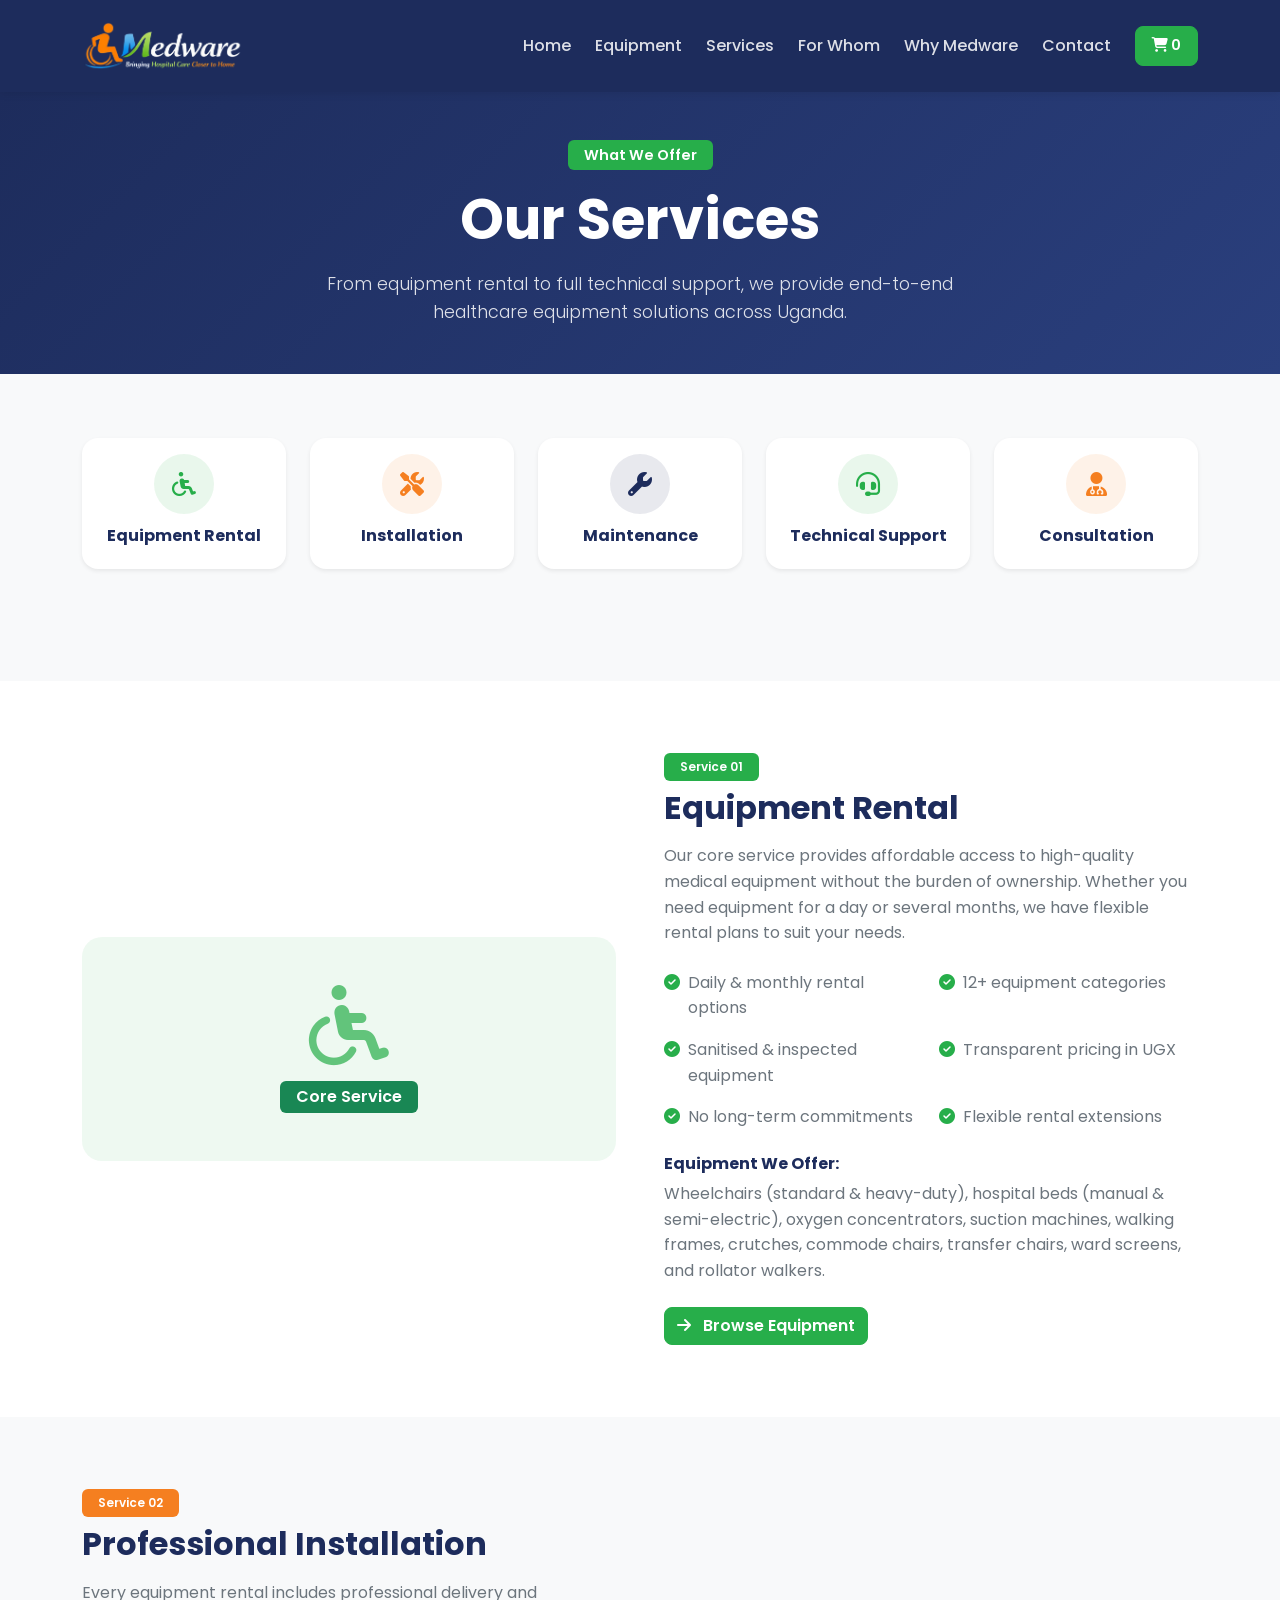
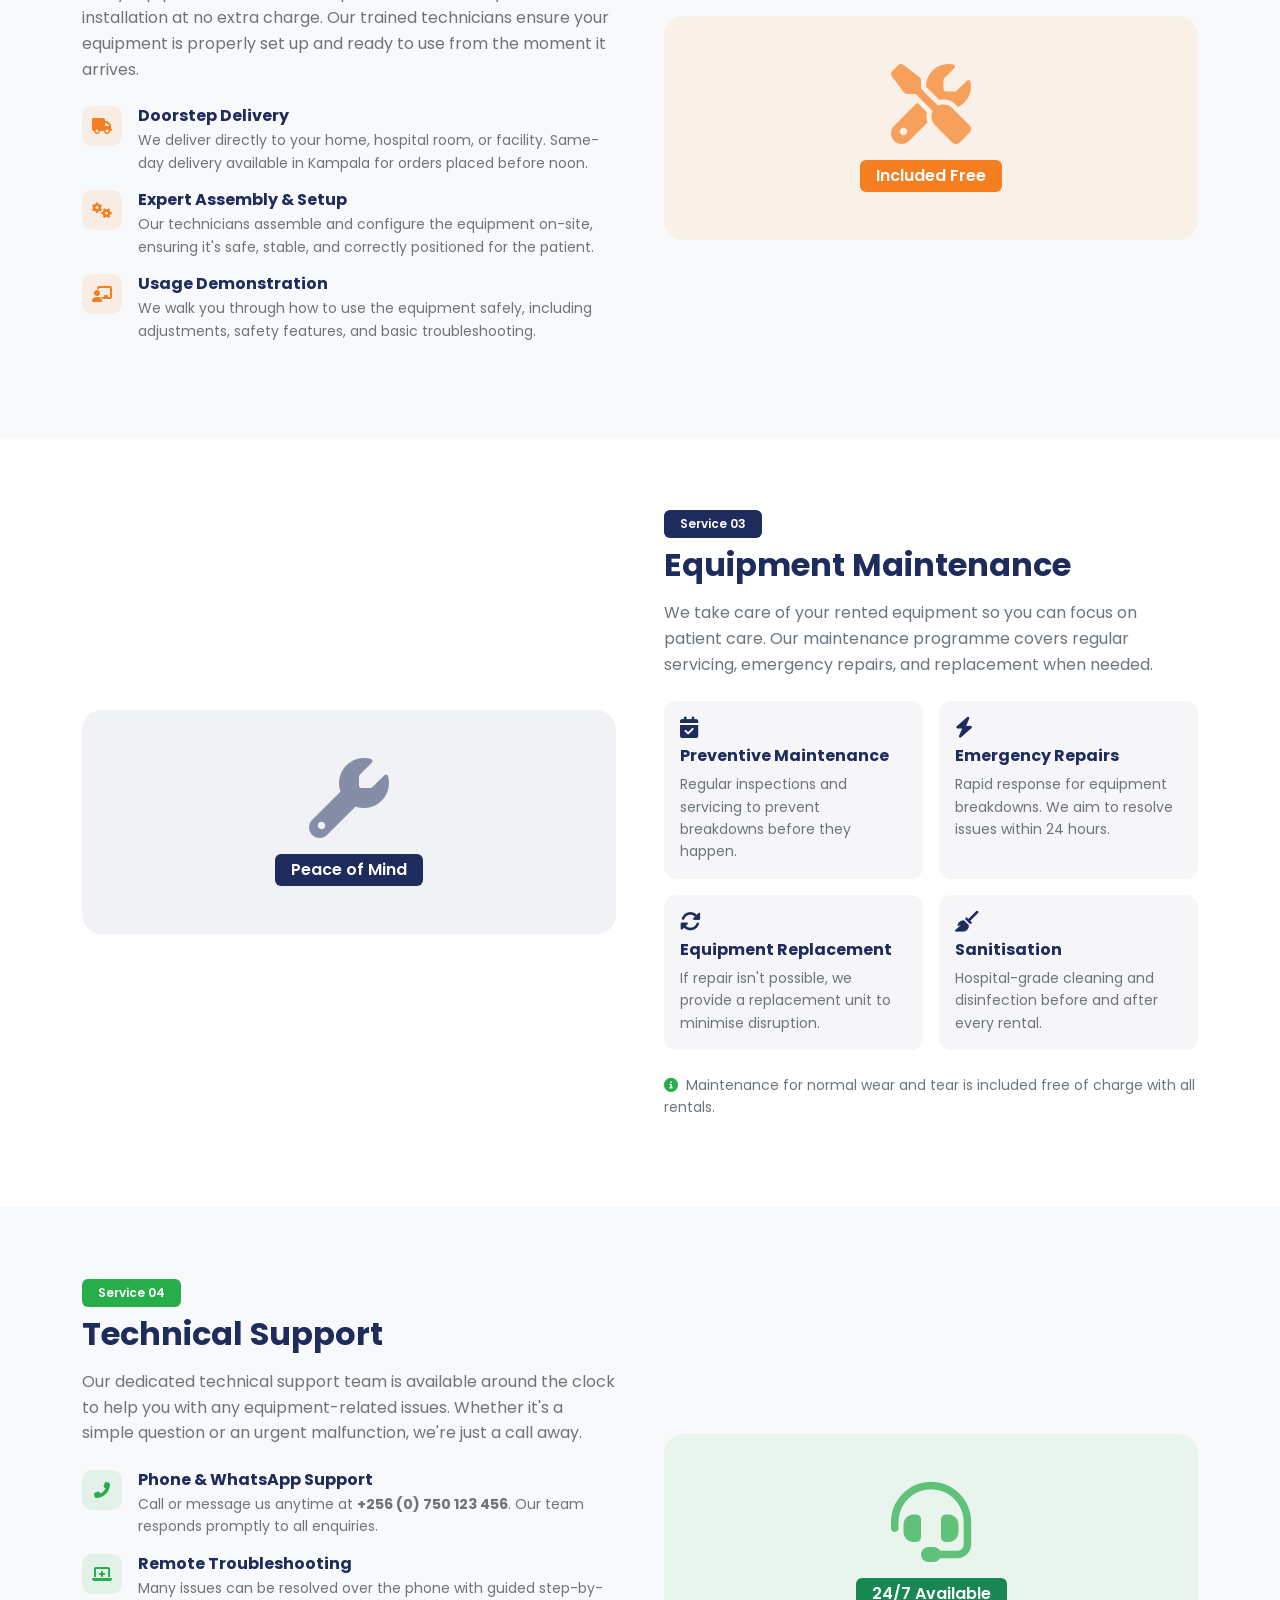
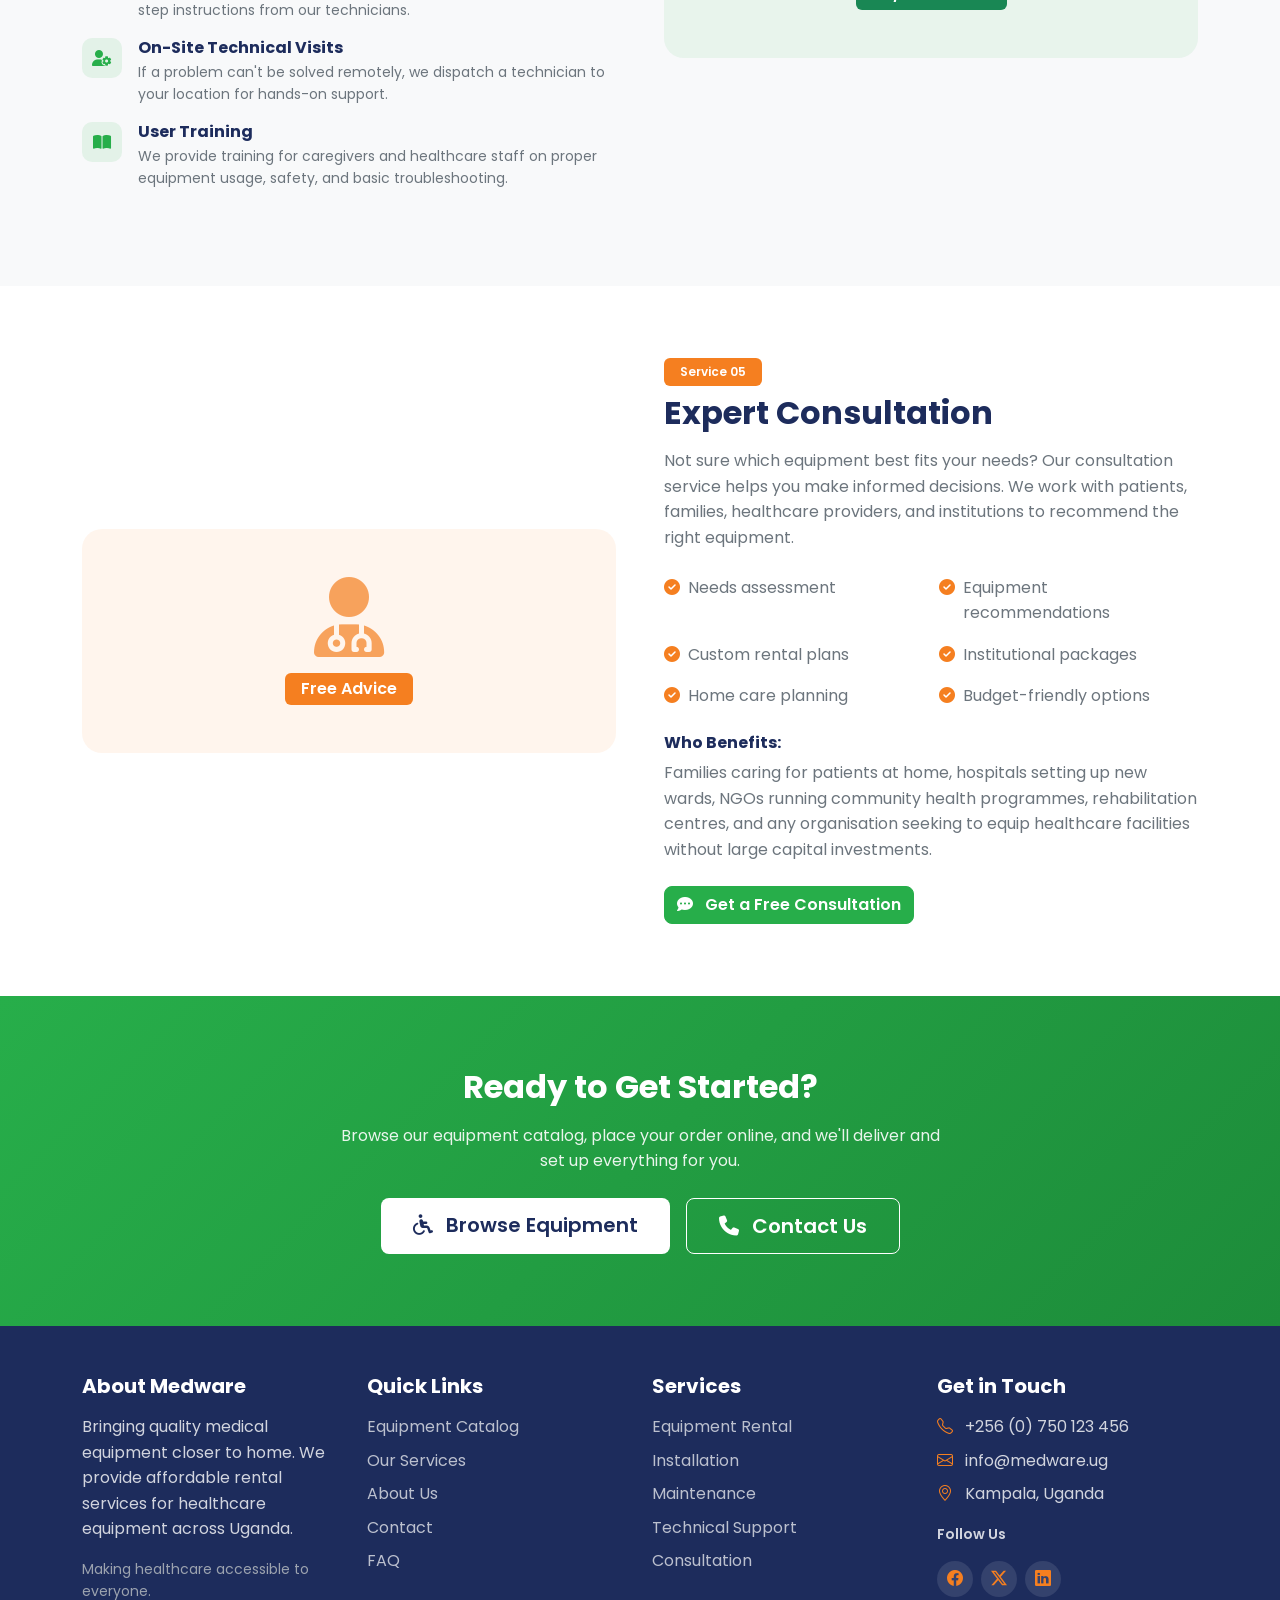
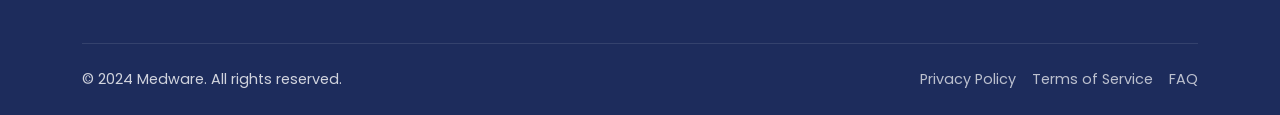
<file: services.html>
<!DOCTYPE html>
<html lang="en">
<head>
    <meta charset="UTF-8">
    <meta name="viewport" content="width=device-width, initial-scale=1.0">
    <title>Medware - Our Services</title>
    <link href="https://cdn.jsdelivr.net/npm/bootstrap@5.3.0/dist/css/bootstrap.min.css" rel="stylesheet">
    <link href="https://cdn.jsdelivr.net/npm/bootstrap-icons@1.11.3/font/bootstrap-icons.min.css" rel="stylesheet">
    <link href="https://cdnjs.cloudflare.com/ajax/libs/font-awesome/6.4.0/css/all.min.css" rel="stylesheet">
    <link href="https://fonts.googleapis.com/css2?family=Poppins:wght@400;500;600;700&family=Plus+Jakarta+Sans:wght@400;600;700&display=swap" rel="stylesheet">
    <link href="css/styles.css" rel="stylesheet">
</head>
<body>
    <!-- Header & Navigation -->
    <header class="sticky-top navbar-wrapper">
        <nav class="navbar navbar-expand-lg navbar-dark" style="background: var(--primary-navy);">
            <div class="container">
                <a class="navbar-brand d-flex align-items-center gap-2" href="index.html">
                    <img src="images/logo/medware logo.png" alt="Medware Logo" style="height: 50px; width: auto;">
                </a>
                <button class="navbar-toggler" type="button" data-bs-toggle="collapse" data-bs-target="#navbarNav">
                    <span class="navbar-toggler-icon"></span>
                </button>
                <div class="collapse navbar-collapse" id="navbarNav">
                    <ul class="navbar-nav ms-auto gap-2">
                        <li class="nav-item"><a class="nav-link fw-500" href="index.html">Home</a></li>
                        <li class="nav-item"><a class="nav-link fw-500" href="equipments.html">Equipment</a></li>
                        <li class="nav-item"><a class="nav-link fw-500" href="services.html">Services</a></li>
                        <li class="nav-item"><a class="nav-link fw-500" href="index.html#market">For Whom</a></li>
                        <li class="nav-item"><a class="nav-link fw-500" href="index.html#why">Why Medware</a></li>
                        <li class="nav-item"><a class="nav-link fw-500" href="contact.html">Contact</a></li>
                    </ul>
                    <div class="d-flex gap-2 ms-3">
                        <a href="cart.html" class="btn btn-sm btn-primary text-white">
                            <i class="fas fa-shopping-cart"></i> <span id="cartCount">0</span>
                        </a>
                    </div>
                </div>
            </div>
        </nav>
    </header>

    <!-- Hero Section -->
    <section class="mw-hero">
        <div class="container text-center">
            <span class="badge mb-3" style="background: #27AE4A; font-size: 0.9rem;">What We Offer</span>
            <h1 class="display-4 fw-700 mb-3">Our Services</h1>
            <p class="lead" style="color: rgba(255,255,255,0.85); max-width: 650px; margin: 0 auto;">
                From equipment rental to full technical support, we provide end-to-end healthcare equipment solutions across Uganda.
            </p>
        </div>
    </section>

    <!-- Services Overview -->
    <section class="py-5" style="background: #f8f9fa;">
        <div class="container py-3">
            <div class="row g-4 justify-content-center mb-5">
                <div class="col-6 col-md-4 col-lg text-center">
                    <a href="#rental" class="text-decoration-none">
                        <div class="p-3 rounded-4 shadow-sm bg-white h-100">
                            <div style="width:60px;height:60px;border-radius:50%;background:rgba(39,174,74,0.1);display:flex;align-items:center;justify-content:center;margin:0 auto 0.75rem;">
                                <i class="fas fa-wheelchair" style="font-size:1.5rem;color:#27AE4A;"></i>
                            </div>
                            <h6 class="fw-700" style="color:#1D2C5C;">Equipment Rental</h6>
                        </div>
                    </a>
                </div>
                <div class="col-6 col-md-4 col-lg text-center">
                    <a href="#installation" class="text-decoration-none">
                        <div class="p-3 rounded-4 shadow-sm bg-white h-100">
                            <div style="width:60px;height:60px;border-radius:50%;background:rgba(245,127,32,0.1);display:flex;align-items:center;justify-content:center;margin:0 auto 0.75rem;">
                                <i class="fas fa-tools" style="font-size:1.5rem;color:#F57F20;"></i>
                            </div>
                            <h6 class="fw-700" style="color:#1D2C5C;">Installation</h6>
                        </div>
                    </a>
                </div>
                <div class="col-6 col-md-4 col-lg text-center">
                    <a href="#maintenance" class="text-decoration-none">
                        <div class="p-3 rounded-4 shadow-sm bg-white h-100">
                            <div style="width:60px;height:60px;border-radius:50%;background:rgba(29,44,92,0.1);display:flex;align-items:center;justify-content:center;margin:0 auto 0.75rem;">
                                <i class="fas fa-wrench" style="font-size:1.5rem;color:#1D2C5C;"></i>
                            </div>
                            <h6 class="fw-700" style="color:#1D2C5C;">Maintenance</h6>
                        </div>
                    </a>
                </div>
                <div class="col-6 col-md-4 col-lg text-center">
                    <a href="#support" class="text-decoration-none">
                        <div class="p-3 rounded-4 shadow-sm bg-white h-100">
                            <div style="width:60px;height:60px;border-radius:50%;background:rgba(39,174,74,0.1);display:flex;align-items:center;justify-content:center;margin:0 auto 0.75rem;">
                                <i class="fas fa-headset" style="font-size:1.5rem;color:#27AE4A;"></i>
                            </div>
                            <h6 class="fw-700" style="color:#1D2C5C;">Technical Support</h6>
                        </div>
                    </a>
                </div>
                <div class="col-6 col-md-4 col-lg text-center">
                    <a href="#consultation" class="text-decoration-none">
                        <div class="p-3 rounded-4 shadow-sm bg-white h-100">
                            <div style="width:60px;height:60px;border-radius:50%;background:rgba(245,127,32,0.1);display:flex;align-items:center;justify-content:center;margin:0 auto 0.75rem;">
                                <i class="fas fa-user-md" style="font-size:1.5rem;color:#F57F20;"></i>
                            </div>
                            <h6 class="fw-700" style="color:#1D2C5C;">Consultation</h6>
                        </div>
                    </a>
                </div>
            </div>
        </div>
    </section>

    <!-- Equipment Rental -->
    <section id="rental" class="py-5 bg-white">
        <div class="container py-4">
            <div class="row align-items-center g-5">
                <div class="col-lg-6">
                    <div style="background:rgba(39,174,74,0.08);border-radius:20px;padding:3rem;text-align:center;">
                        <i class="fas fa-wheelchair" style="font-size:5rem;color:#27AE4A;opacity:0.7;"></i>
                        <div class="mt-3">
                            <span class="badge bg-success fs-6">Core Service</span>
                        </div>
                    </div>
                </div>
                <div class="col-lg-6">
                    <span class="badge mb-2" style="background:#27AE4A;">Service 01</span>
                    <h2 class="fw-700 mb-3" style="color: #1D2C5C;">Equipment Rental</h2>
                    <p class="text-muted mb-4">
                        Our core service provides affordable access to high-quality medical equipment without the burden of ownership. Whether you need equipment for a day or several months, we have flexible rental plans to suit your needs.
                    </p>
                    <div class="row g-3 mb-4">
                        <div class="col-sm-6">
                            <div class="d-flex align-items-start gap-2">
                                <i class="fas fa-check-circle mt-1" style="color:#27AE4A;"></i>
                                <span class="text-muted">Daily & monthly rental options</span>
                            </div>
                        </div>
                        <div class="col-sm-6">
                            <div class="d-flex align-items-start gap-2">
                                <i class="fas fa-check-circle mt-1" style="color:#27AE4A;"></i>
                                <span class="text-muted">12+ equipment categories</span>
                            </div>
                        </div>
                        <div class="col-sm-6">
                            <div class="d-flex align-items-start gap-2">
                                <i class="fas fa-check-circle mt-1" style="color:#27AE4A;"></i>
                                <span class="text-muted">Sanitised & inspected equipment</span>
                            </div>
                        </div>
                        <div class="col-sm-6">
                            <div class="d-flex align-items-start gap-2">
                                <i class="fas fa-check-circle mt-1" style="color:#27AE4A;"></i>
                                <span class="text-muted">Transparent pricing in UGX</span>
                            </div>
                        </div>
                        <div class="col-sm-6">
                            <div class="d-flex align-items-start gap-2">
                                <i class="fas fa-check-circle mt-1" style="color:#27AE4A;"></i>
                                <span class="text-muted">No long-term commitments</span>
                            </div>
                        </div>
                        <div class="col-sm-6">
                            <div class="d-flex align-items-start gap-2">
                                <i class="fas fa-check-circle mt-1" style="color:#27AE4A;"></i>
                                <span class="text-muted">Flexible rental extensions</span>
                            </div>
                        </div>
                    </div>
                    <h6 class="fw-700 mb-2" style="color:#1D2C5C;">Equipment We Offer:</h6>
                    <p class="text-muted mb-4">
                        Wheelchairs (standard & heavy-duty), hospital beds (manual & semi-electric), oxygen concentrators, suction machines, walking frames, crutches, commode chairs, transfer chairs, ward screens, and rollator walkers.
                    </p>
                    <a href="equipments.html" class="btn btn-primary fw-600"><i class="fas fa-arrow-right me-2"></i> Browse Equipment</a>
                </div>
            </div>
        </div>
    </section>

    <!-- Installation -->
    <section id="installation" class="py-5" style="background: #f8f9fa;">
        <div class="container py-4">
            <div class="row align-items-center g-5">
                <div class="col-lg-6 order-lg-2">
                    <div style="background:rgba(245,127,32,0.08);border-radius:20px;padding:3rem;text-align:center;">
                        <i class="fas fa-tools" style="font-size:5rem;color:#F57F20;opacity:0.7;"></i>
                        <div class="mt-3">
                            <span class="badge fs-6" style="background:#F57F20;">Included Free</span>
                        </div>
                    </div>
                </div>
                <div class="col-lg-6 order-lg-1">
                    <span class="badge mb-2" style="background:#F57F20;">Service 02</span>
                    <h2 class="fw-700 mb-3" style="color: #1D2C5C;">Professional Installation</h2>
                    <p class="text-muted mb-4">
                        Every equipment rental includes professional delivery and installation at no extra charge. Our trained technicians ensure your equipment is properly set up and ready to use from the moment it arrives.
                    </p>
                    <div class="mb-4">
                        <div class="d-flex align-items-start gap-3 mb-3">
                            <div style="min-width:40px;height:40px;border-radius:10px;background:rgba(245,127,32,0.1);display:flex;align-items:center;justify-content:center;">
                                <i class="fas fa-truck" style="color:#F57F20;"></i>
                            </div>
                            <div>
                                <h6 class="fw-700 mb-1" style="color:#1D2C5C;">Doorstep Delivery</h6>
                                <p class="text-muted small mb-0">We deliver directly to your home, hospital room, or facility. Same-day delivery available in Kampala for orders placed before noon.</p>
                            </div>
                        </div>
                        <div class="d-flex align-items-start gap-3 mb-3">
                            <div style="min-width:40px;height:40px;border-radius:10px;background:rgba(245,127,32,0.1);display:flex;align-items:center;justify-content:center;">
                                <i class="fas fa-cogs" style="color:#F57F20;"></i>
                            </div>
                            <div>
                                <h6 class="fw-700 mb-1" style="color:#1D2C5C;">Expert Assembly & Setup</h6>
                                <p class="text-muted small mb-0">Our technicians assemble and configure the equipment on-site, ensuring it's safe, stable, and correctly positioned for the patient.</p>
                            </div>
                        </div>
                        <div class="d-flex align-items-start gap-3 mb-3">
                            <div style="min-width:40px;height:40px;border-radius:10px;background:rgba(245,127,32,0.1);display:flex;align-items:center;justify-content:center;">
                                <i class="fas fa-chalkboard-teacher" style="color:#F57F20;"></i>
                            </div>
                            <div>
                                <h6 class="fw-700 mb-1" style="color:#1D2C5C;">Usage Demonstration</h6>
                                <p class="text-muted small mb-0">We walk you through how to use the equipment safely, including adjustments, safety features, and basic troubleshooting.</p>
                            </div>
                        </div>
                    </div>
                </div>
            </div>
        </div>
    </section>

    <!-- Maintenance -->
    <section id="maintenance" class="py-5 bg-white">
        <div class="container py-4">
            <div class="row align-items-center g-5">
                <div class="col-lg-6">
                    <div style="background:rgba(29,44,92,0.06);border-radius:20px;padding:3rem;text-align:center;">
                        <i class="fas fa-wrench" style="font-size:5rem;color:#1D2C5C;opacity:0.5;"></i>
                        <div class="mt-3">
                            <span class="badge fs-6" style="background:#1D2C5C;">Peace of Mind</span>
                        </div>
                    </div>
                </div>
                <div class="col-lg-6">
                    <span class="badge mb-2" style="background:#1D2C5C;">Service 03</span>
                    <h2 class="fw-700 mb-3" style="color: #1D2C5C;">Equipment Maintenance</h2>
                    <p class="text-muted mb-4">
                        We take care of your rented equipment so you can focus on patient care. Our maintenance programme covers regular servicing, emergency repairs, and replacement when needed.
                    </p>
                    <div class="row g-3 mb-4">
                        <div class="col-sm-6">
                            <div class="card border-0 h-100" style="background:rgba(29,44,92,0.04);border-radius:12px;">
                                <div class="card-body p-3">
                                    <i class="fas fa-calendar-check mb-2" style="color:#1D2C5C;font-size:1.3rem;"></i>
                                    <h6 class="fw-700" style="color:#1D2C5C;">Preventive Maintenance</h6>
                                    <p class="text-muted small mb-0">Regular inspections and servicing to prevent breakdowns before they happen.</p>
                                </div>
                            </div>
                        </div>
                        <div class="col-sm-6">
                            <div class="card border-0 h-100" style="background:rgba(29,44,92,0.04);border-radius:12px;">
                                <div class="card-body p-3">
                                    <i class="fas fa-bolt mb-2" style="color:#1D2C5C;font-size:1.3rem;"></i>
                                    <h6 class="fw-700" style="color:#1D2C5C;">Emergency Repairs</h6>
                                    <p class="text-muted small mb-0">Rapid response for equipment breakdowns. We aim to resolve issues within 24 hours.</p>
                                </div>
                            </div>
                        </div>
                        <div class="col-sm-6">
                            <div class="card border-0 h-100" style="background:rgba(29,44,92,0.04);border-radius:12px;">
                                <div class="card-body p-3">
                                    <i class="fas fa-sync-alt mb-2" style="color:#1D2C5C;font-size:1.3rem;"></i>
                                    <h6 class="fw-700" style="color:#1D2C5C;">Equipment Replacement</h6>
                                    <p class="text-muted small mb-0">If repair isn't possible, we provide a replacement unit to minimise disruption.</p>
                                </div>
                            </div>
                        </div>
                        <div class="col-sm-6">
                            <div class="card border-0 h-100" style="background:rgba(29,44,92,0.04);border-radius:12px;">
                                <div class="card-body p-3">
                                    <i class="fas fa-broom mb-2" style="color:#1D2C5C;font-size:1.3rem;"></i>
                                    <h6 class="fw-700" style="color:#1D2C5C;">Sanitisation</h6>
                                    <p class="text-muted small mb-0">Hospital-grade cleaning and disinfection before and after every rental.</p>
                                </div>
                            </div>
                        </div>
                    </div>
                    <p class="small text-muted"><i class="fas fa-info-circle me-1" style="color:#27AE4A;"></i> Maintenance for normal wear and tear is included free of charge with all rentals.</p>
                </div>
            </div>
        </div>
    </section>

    <!-- Technical Support -->
    <section id="support" class="py-5" style="background: #f8f9fa;">
        <div class="container py-4">
            <div class="row align-items-center g-5">
                <div class="col-lg-6 order-lg-2">
                    <div style="background:rgba(39,174,74,0.08);border-radius:20px;padding:3rem;text-align:center;">
                        <i class="fas fa-headset" style="font-size:5rem;color:#27AE4A;opacity:0.7;"></i>
                        <div class="mt-3">
                            <span class="badge bg-success fs-6">24/7 Available</span>
                        </div>
                    </div>
                </div>
                <div class="col-lg-6 order-lg-1">
                    <span class="badge mb-2" style="background:#27AE4A;">Service 04</span>
                    <h2 class="fw-700 mb-3" style="color: #1D2C5C;">Technical Support</h2>
                    <p class="text-muted mb-4">
                        Our dedicated technical support team is available around the clock to help you with any equipment-related issues. Whether it's a simple question or an urgent malfunction, we're just a call away.
                    </p>
                    <div class="mb-4">
                        <div class="d-flex align-items-start gap-3 mb-3">
                            <div style="min-width:40px;height:40px;border-radius:10px;background:rgba(39,174,74,0.1);display:flex;align-items:center;justify-content:center;">
                                <i class="fas fa-phone-alt" style="color:#27AE4A;"></i>
                            </div>
                            <div>
                                <h6 class="fw-700 mb-1" style="color:#1D2C5C;">Phone & WhatsApp Support</h6>
                                <p class="text-muted small mb-0">Call or message us anytime at <strong>+256 (0) 750 123 456</strong>. Our team responds promptly to all enquiries.</p>
                            </div>
                        </div>
                        <div class="d-flex align-items-start gap-3 mb-3">
                            <div style="min-width:40px;height:40px;border-radius:10px;background:rgba(39,174,74,0.1);display:flex;align-items:center;justify-content:center;">
                                <i class="fas fa-laptop-medical" style="color:#27AE4A;"></i>
                            </div>
                            <div>
                                <h6 class="fw-700 mb-1" style="color:#1D2C5C;">Remote Troubleshooting</h6>
                                <p class="text-muted small mb-0">Many issues can be resolved over the phone with guided step-by-step instructions from our technicians.</p>
                            </div>
                        </div>
                        <div class="d-flex align-items-start gap-3 mb-3">
                            <div style="min-width:40px;height:40px;border-radius:10px;background:rgba(39,174,74,0.1);display:flex;align-items:center;justify-content:center;">
                                <i class="fas fa-user-cog" style="color:#27AE4A;"></i>
                            </div>
                            <div>
                                <h6 class="fw-700 mb-1" style="color:#1D2C5C;">On-Site Technical Visits</h6>
                                <p class="text-muted small mb-0">If a problem can't be solved remotely, we dispatch a technician to your location for hands-on support.</p>
                            </div>
                        </div>
                        <div class="d-flex align-items-start gap-3">
                            <div style="min-width:40px;height:40px;border-radius:10px;background:rgba(39,174,74,0.1);display:flex;align-items:center;justify-content:center;">
                                <i class="fas fa-book-open" style="color:#27AE4A;"></i>
                            </div>
                            <div>
                                <h6 class="fw-700 mb-1" style="color:#1D2C5C;">User Training</h6>
                                <p class="text-muted small mb-0">We provide training for caregivers and healthcare staff on proper equipment usage, safety, and basic troubleshooting.</p>
                            </div>
                        </div>
                    </div>
                </div>
            </div>
        </div>
    </section>

    <!-- Consultation -->
    <section id="consultation" class="py-5 bg-white">
        <div class="container py-4">
            <div class="row align-items-center g-5">
                <div class="col-lg-6">
                    <div style="background:rgba(245,127,32,0.08);border-radius:20px;padding:3rem;text-align:center;">
                        <i class="fas fa-user-md" style="font-size:5rem;color:#F57F20;opacity:0.7;"></i>
                        <div class="mt-3">
                            <span class="badge fs-6" style="background:#F57F20;">Free Advice</span>
                        </div>
                    </div>
                </div>
                <div class="col-lg-6">
                    <span class="badge mb-2" style="background:#F57F20;">Service 05</span>
                    <h2 class="fw-700 mb-3" style="color: #1D2C5C;">Expert Consultation</h2>
                    <p class="text-muted mb-4">
                        Not sure which equipment best fits your needs? Our consultation service helps you make informed decisions. We work with patients, families, healthcare providers, and institutions to recommend the right equipment.
                    </p>
                    <div class="row g-3 mb-4">
                        <div class="col-sm-6">
                            <div class="d-flex align-items-start gap-2">
                                <i class="fas fa-check-circle mt-1" style="color:#F57F20;"></i>
                                <span class="text-muted">Needs assessment</span>
                            </div>
                        </div>
                        <div class="col-sm-6">
                            <div class="d-flex align-items-start gap-2">
                                <i class="fas fa-check-circle mt-1" style="color:#F57F20;"></i>
                                <span class="text-muted">Equipment recommendations</span>
                            </div>
                        </div>
                        <div class="col-sm-6">
                            <div class="d-flex align-items-start gap-2">
                                <i class="fas fa-check-circle mt-1" style="color:#F57F20;"></i>
                                <span class="text-muted">Custom rental plans</span>
                            </div>
                        </div>
                        <div class="col-sm-6">
                            <div class="d-flex align-items-start gap-2">
                                <i class="fas fa-check-circle mt-1" style="color:#F57F20;"></i>
                                <span class="text-muted">Institutional packages</span>
                            </div>
                        </div>
                        <div class="col-sm-6">
                            <div class="d-flex align-items-start gap-2">
                                <i class="fas fa-check-circle mt-1" style="color:#F57F20;"></i>
                                <span class="text-muted">Home care planning</span>
                            </div>
                        </div>
                        <div class="col-sm-6">
                            <div class="d-flex align-items-start gap-2">
                                <i class="fas fa-check-circle mt-1" style="color:#F57F20;"></i>
                                <span class="text-muted">Budget-friendly options</span>
                            </div>
                        </div>
                    </div>
                    <h6 class="fw-700 mb-2" style="color:#1D2C5C;">Who Benefits:</h6>
                    <p class="text-muted mb-4">
                        Families caring for patients at home, hospitals setting up new wards, NGOs running community health programmes, rehabilitation centres, and any organisation seeking to equip healthcare facilities without large capital investments.
                    </p>
                    <a href="contact.html" class="btn btn-primary fw-600"><i class="fas fa-comment-dots me-2"></i> Get a Free Consultation</a>
                </div>
            </div>
        </div>
    </section>

    <!-- CTA Banner -->
    <section class="py-5" style="background: linear-gradient(135deg, #27AE4A 0%, #1D8C3A 100%);">
        <div class="container text-center py-4">
            <h2 class="fw-700 text-white mb-3">Ready to Get Started?</h2>
            <p class="text-white mb-4" style="opacity: 0.9; max-width: 600px; margin: 0 auto;">
                Browse our equipment catalog, place your order online, and we'll deliver and set up everything for you.
            </p>
            <div class="d-flex flex-wrap gap-3 justify-content-center">
                <a href="equipments.html" class="btn btn-light btn-lg fw-600"><i class="fas fa-wheelchair me-2"></i> Browse Equipment</a>
                <a href="contact.html" class="btn btn-outline-light btn-lg fw-600"><i class="fas fa-phone me-2"></i> Contact Us</a>
            </div>
        </div>
    </section>

    <!-- Footer -->
    <footer class="mw-footer">
        <div class="container">
            <div class="row g-4 mb-4">
                <div class="col-md-3">
                    <h5>About Medware</h5>
                    <p>Bringing quality medical equipment closer to home. We provide affordable rental services for healthcare equipment across Uganda.</p>
                    <p class="small" style="color:#9ca3af">Making healthcare accessible to everyone.</p>
                </div>
                <div class="col-md-3">
                    <h5>Quick Links</h5>
                    <ul class="list-unstyled">
                        <li class="mb-2"><a href="equipments.html">Equipment Catalog</a></li>
                        <li class="mb-2"><a href="services.html">Our Services</a></li>
                        <li class="mb-2"><a href="index.html#market">About Us</a></li>
                        <li class="mb-2"><a href="contact.html">Contact</a></li>
                        <li class="mb-2"><a href="faq.html">FAQ</a></li>
                    </ul>
                </div>
                <div class="col-md-3">
                    <h5>Services</h5>
                    <ul class="list-unstyled">
                        <li class="mb-2"><a href="services.html#rental">Equipment Rental</a></li>
                        <li class="mb-2"><a href="services.html#installation">Installation</a></li>
                        <li class="mb-2"><a href="services.html#maintenance">Maintenance</a></li>
                        <li class="mb-2"><a href="services.html#support">Technical Support</a></li>
                        <li class="mb-2"><a href="services.html#consultation">Consultation</a></li>
                    </ul>
                </div>
                <div class="col-md-3">
                    <h5>Get in Touch</h5>
                    <div class="mb-2"><i class="bi bi-telephone me-2"></i> +256 (0) 750 123 456</div>
                    <div class="mb-2"><i class="bi bi-envelope me-2"></i> info@medware.ug</div>
                    <div class="mb-3"><i class="bi bi-geo-alt me-2"></i> Kampala, Uganda</div>
                    <p class="small fw-semibold" style="color:var(--mw-accent)">Follow Us</p>
                    <div class="mw-footer-social d-flex gap-2">
                        <a href="#"><i class="bi bi-facebook"></i></a>
                        <a href="#"><i class="bi bi-twitter-x"></i></a>
                        <a href="#"><i class="bi bi-linkedin"></i></a>
                    </div>
                </div>
            </div>
            <div class="mw-footer-bottom">
                <div class="d-flex flex-column flex-md-row justify-content-between align-items-center gap-2">
                    <p class="mb-0">&copy; 2024 Medware. All rights reserved.</p>
                    <div class="d-flex gap-3">
                        <a href="privacy.html">Privacy Policy</a>
                        <a href="terms.html">Terms of Service</a>
                        <a href="faq.html">FAQ</a>
                    </div>
                </div>
            </div>
        </div>
    </footer>

    <script src="https://cdn.jsdelivr.net/npm/bootstrap@5.3.0/dist/js/bootstrap.bundle.min.js"></script>
    <script src="js/shop.js"></script>
</body>
</html>
</file>
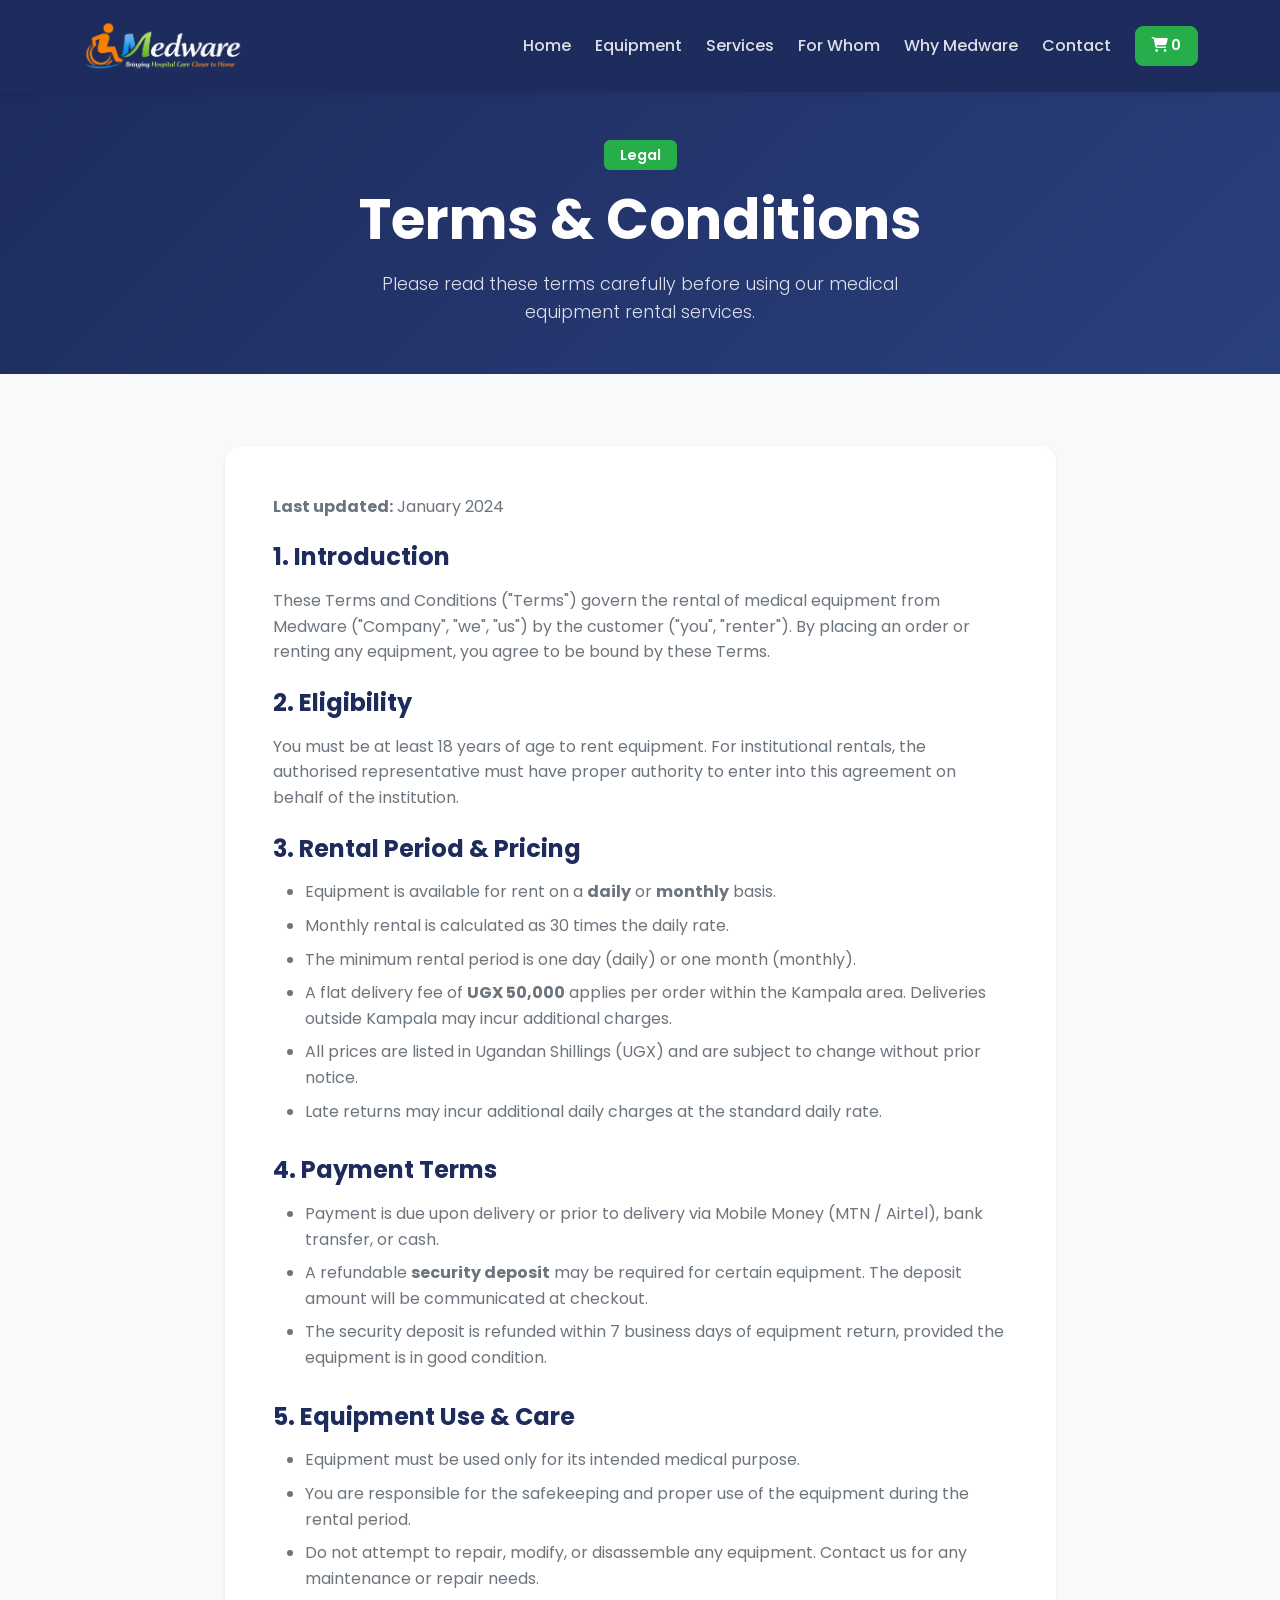
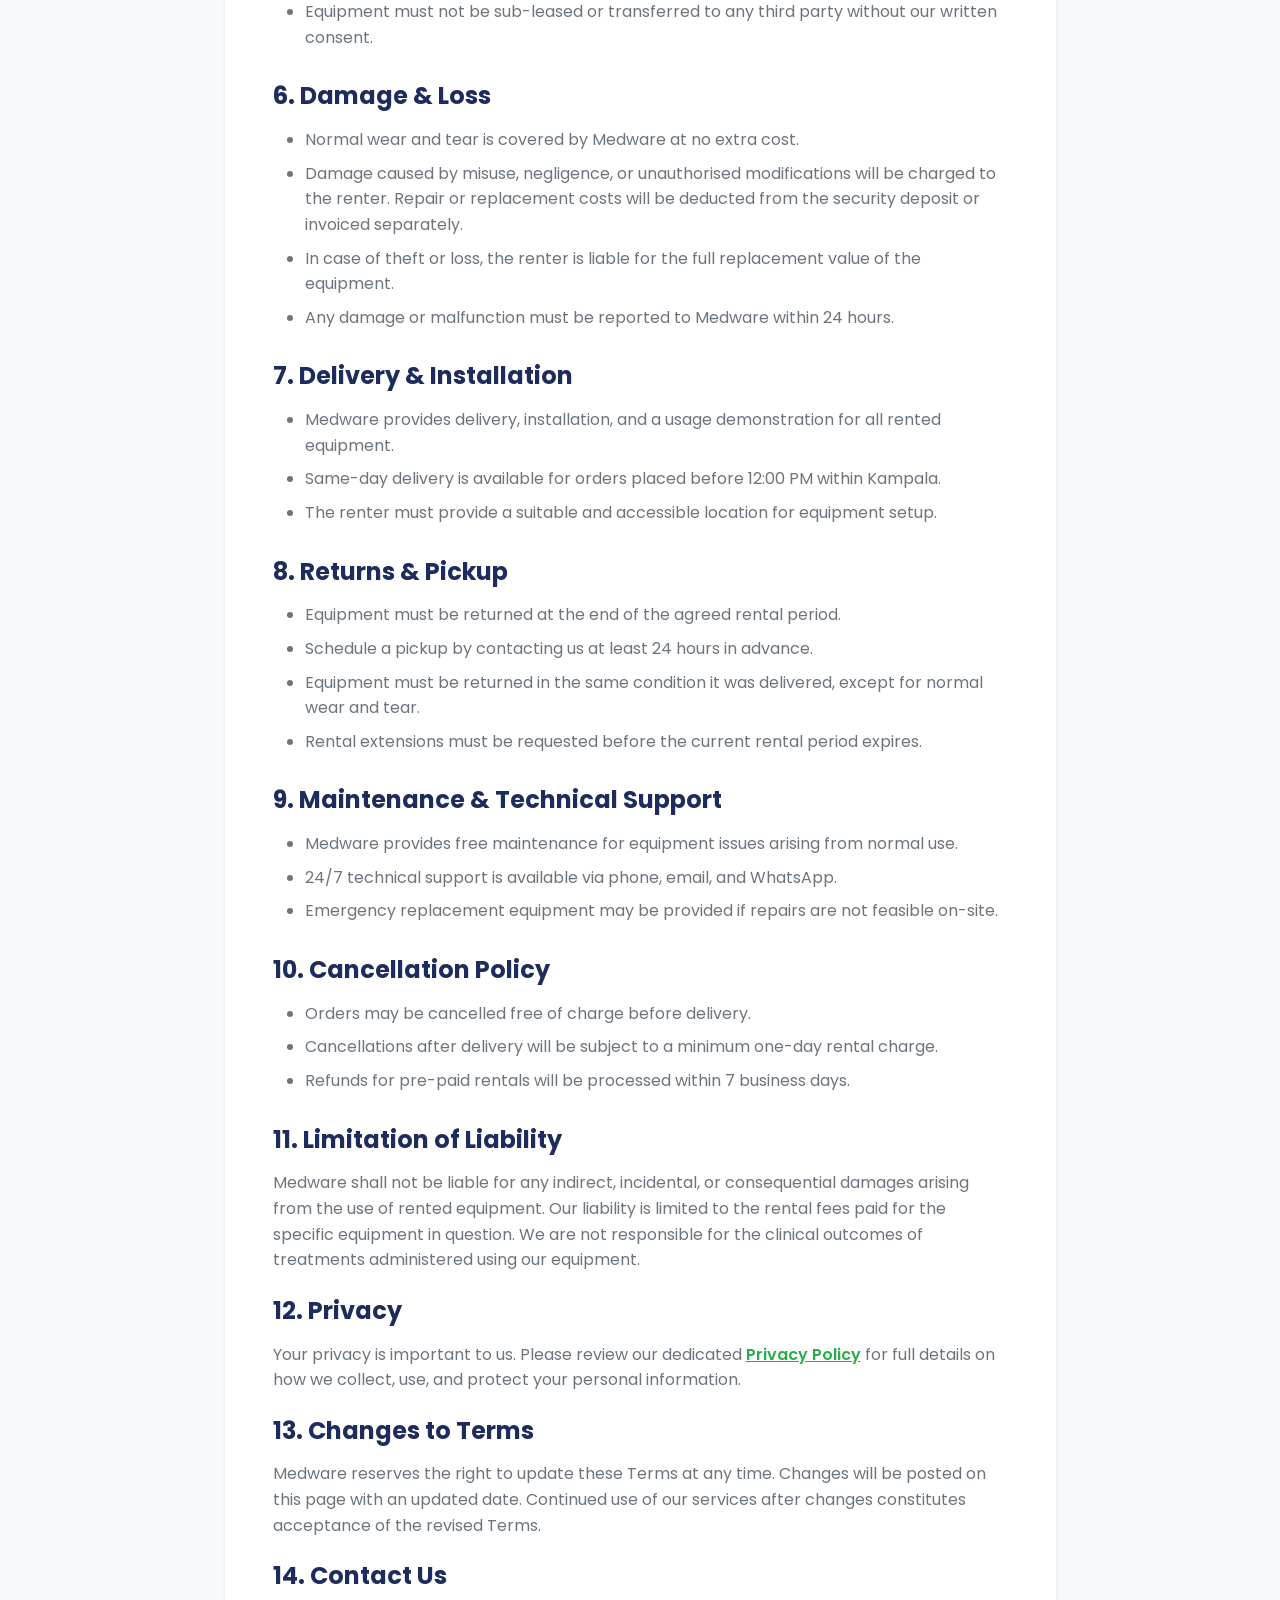
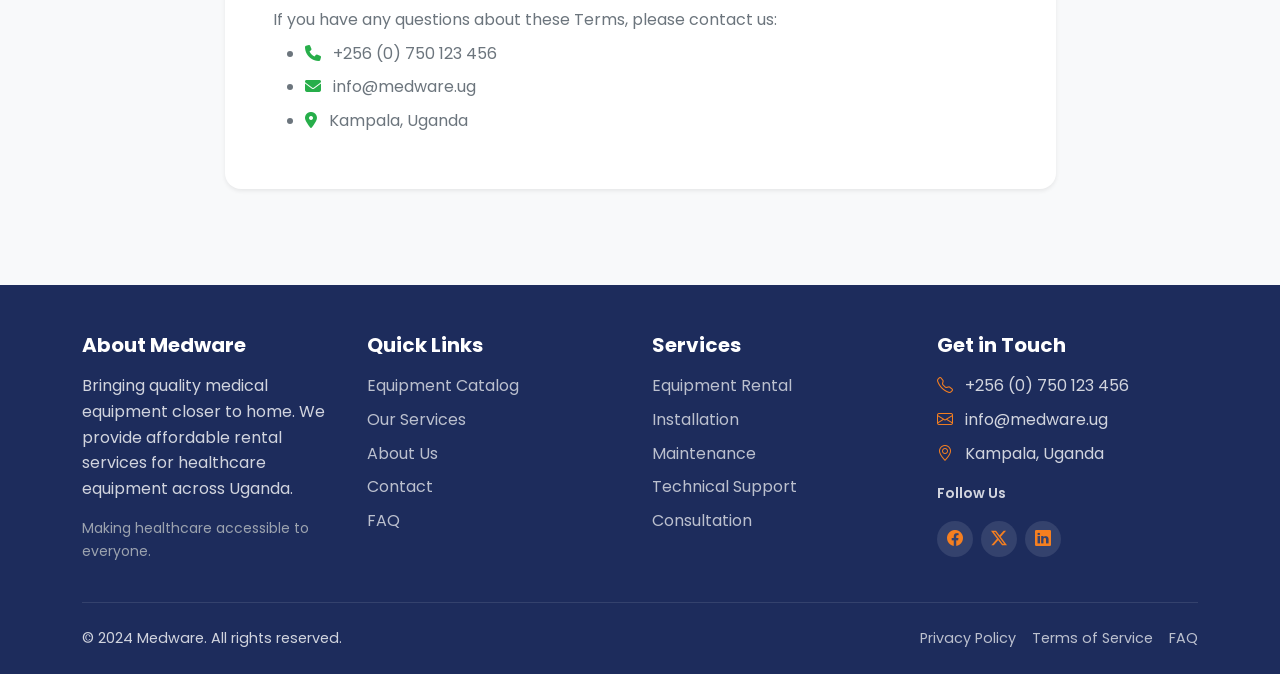
<file: terms.html>
<!DOCTYPE html>
<html lang="en">
<head>
    <meta charset="UTF-8">
    <meta name="viewport" content="width=device-width, initial-scale=1.0">
    <title>Medware - Terms & Conditions</title>
    <link href="https://cdn.jsdelivr.net/npm/bootstrap@5.3.0/dist/css/bootstrap.min.css" rel="stylesheet">
    <link href="https://cdn.jsdelivr.net/npm/bootstrap-icons@1.11.3/font/bootstrap-icons.min.css" rel="stylesheet">
    <link href="https://cdnjs.cloudflare.com/ajax/libs/font-awesome/6.4.0/css/all.min.css" rel="stylesheet">
    <link href="https://fonts.googleapis.com/css2?family=Poppins:wght@400;500;600;700&family=Plus+Jakarta+Sans:wght@400;600;700&display=swap" rel="stylesheet">
    <link href="css/styles.css" rel="stylesheet">
</head>
<body>
    <!-- Header & Navigation -->
    <header class="sticky-top navbar-wrapper">
        <nav class="navbar navbar-expand-lg navbar-dark" style="background: var(--primary-navy);">
            <div class="container">
                <a class="navbar-brand d-flex align-items-center gap-2" href="index.html">
                    <img src="images/logo/medware logo.png" alt="Medware Logo" style="height: 50px; width: auto;">
                </a>
                <button class="navbar-toggler" type="button" data-bs-toggle="collapse" data-bs-target="#navbarNav">
                    <span class="navbar-toggler-icon"></span>
                </button>
                <div class="collapse navbar-collapse" id="navbarNav">
                    <ul class="navbar-nav ms-auto gap-2">
                        <li class="nav-item"><a class="nav-link fw-500" href="index.html">Home</a></li>
                        <li class="nav-item"><a class="nav-link fw-500" href="equipments.html">Equipment</a></li>
                        <li class="nav-item"><a class="nav-link fw-500" href="services.html">Services</a></li>
                        <li class="nav-item"><a class="nav-link fw-500" href="index.html#market">For Whom</a></li>
                        <li class="nav-item"><a class="nav-link fw-500" href="index.html#why">Why Medware</a></li>
                        <li class="nav-item"><a class="nav-link fw-500" href="contact.html">Contact</a></li>
                    </ul>
                    <div class="d-flex gap-2 ms-3">
                        <a href="cart.html" class="btn btn-sm btn-primary text-white">
                            <i class="fas fa-shopping-cart"></i> <span id="cartCount">0</span>
                        </a>
                    </div>
                </div>
            </div>
        </nav>
    </header>

    <!-- Hero Section -->
    <section class="mw-hero">
        <div class="container text-center">
            <span class="badge mb-3" style="background: #27AE4A; font-size: 0.9rem;">Legal</span>
            <h1 class="display-4 fw-700 mb-3">Terms & Conditions</h1>
            <p class="lead" style="color: rgba(255,255,255,0.85); max-width: 600px; margin: 0 auto;">
                Please read these terms carefully before using our medical equipment rental services.
            </p>
        </div>
    </section>

    <!-- Terms Content -->
    <section class="py-5" style="background: #f8f9fa;">
        <div class="container py-4">
            <div class="row justify-content-center">
                <div class="col-lg-9">
                    <div class="card border-0 shadow-sm p-4 p-md-5 mb-4" style="border-radius: 16px;">

                        <p class="text-muted mb-4"><strong>Last updated:</strong> January 2024</p>

                        <h4 class="fw-700 mb-3" style="color: #1D2C5C;">1. Introduction</h4>
                        <p class="text-muted mb-4">
                            These Terms and Conditions ("Terms") govern the rental of medical equipment from Medware ("Company", "we", "us") by the customer ("you", "renter"). By placing an order or renting any equipment, you agree to be bound by these Terms.
                        </p>

                        <h4 class="fw-700 mb-3" style="color: #1D2C5C;">2. Eligibility</h4>
                        <p class="text-muted mb-4">
                            You must be at least 18 years of age to rent equipment. For institutional rentals, the authorised representative must have proper authority to enter into this agreement on behalf of the institution.
                        </p>

                        <h4 class="fw-700 mb-3" style="color: #1D2C5C;">3. Rental Period & Pricing</h4>
                        <ul class="text-muted mb-4">
                            <li class="mb-2">Equipment is available for rent on a <strong>daily</strong> or <strong>monthly</strong> basis.</li>
                            <li class="mb-2">Monthly rental is calculated as 30 times the daily rate.</li>
                            <li class="mb-2">The minimum rental period is one day (daily) or one month (monthly).</li>
                            <li class="mb-2">A flat delivery fee of <strong>UGX 50,000</strong> applies per order within the Kampala area. Deliveries outside Kampala may incur additional charges.</li>
                            <li class="mb-2">All prices are listed in Ugandan Shillings (UGX) and are subject to change without prior notice.</li>
                            <li class="mb-2">Late returns may incur additional daily charges at the standard daily rate.</li>
                        </ul>

                        <h4 class="fw-700 mb-3" style="color: #1D2C5C;">4. Payment Terms</h4>
                        <ul class="text-muted mb-4">
                            <li class="mb-2">Payment is due upon delivery or prior to delivery via Mobile Money (MTN / Airtel), bank transfer, or cash.</li>
                            <li class="mb-2">A refundable <strong>security deposit</strong> may be required for certain equipment. The deposit amount will be communicated at checkout.</li>
                            <li class="mb-2">The security deposit is refunded within 7 business days of equipment return, provided the equipment is in good condition.</li>
                        </ul>

                        <h4 class="fw-700 mb-3" style="color: #1D2C5C;">5. Equipment Use & Care</h4>
                        <ul class="text-muted mb-4">
                            <li class="mb-2">Equipment must be used only for its intended medical purpose.</li>
                            <li class="mb-2">You are responsible for the safekeeping and proper use of the equipment during the rental period.</li>
                            <li class="mb-2">Do not attempt to repair, modify, or disassemble any equipment. Contact us for any maintenance or repair needs.</li>
                            <li class="mb-2">Equipment must not be sub-leased or transferred to any third party without our written consent.</li>
                        </ul>

                        <h4 class="fw-700 mb-3" style="color: #1D2C5C;">6. Damage & Loss</h4>
                        <ul class="text-muted mb-4">
                            <li class="mb-2">Normal wear and tear is covered by Medware at no extra cost.</li>
                            <li class="mb-2">Damage caused by misuse, negligence, or unauthorised modifications will be charged to the renter. Repair or replacement costs will be deducted from the security deposit or invoiced separately.</li>
                            <li class="mb-2">In case of theft or loss, the renter is liable for the full replacement value of the equipment.</li>
                            <li class="mb-2">Any damage or malfunction must be reported to Medware within 24 hours.</li>
                        </ul>

                        <h4 class="fw-700 mb-3" style="color: #1D2C5C;">7. Delivery & Installation</h4>
                        <ul class="text-muted mb-4">
                            <li class="mb-2">Medware provides delivery, installation, and a usage demonstration for all rented equipment.</li>
                            <li class="mb-2">Same-day delivery is available for orders placed before 12:00 PM within Kampala.</li>
                            <li class="mb-2">The renter must provide a suitable and accessible location for equipment setup.</li>
                        </ul>

                        <h4 class="fw-700 mb-3" style="color: #1D2C5C;">8. Returns & Pickup</h4>
                        <ul class="text-muted mb-4">
                            <li class="mb-2">Equipment must be returned at the end of the agreed rental period.</li>
                            <li class="mb-2">Schedule a pickup by contacting us at least 24 hours in advance.</li>
                            <li class="mb-2">Equipment must be returned in the same condition it was delivered, except for normal wear and tear.</li>
                            <li class="mb-2">Rental extensions must be requested before the current rental period expires.</li>
                        </ul>

                        <h4 class="fw-700 mb-3" style="color: #1D2C5C;">9. Maintenance & Technical Support</h4>
                        <ul class="text-muted mb-4">
                            <li class="mb-2">Medware provides free maintenance for equipment issues arising from normal use.</li>
                            <li class="mb-2">24/7 technical support is available via phone, email, and WhatsApp.</li>
                            <li class="mb-2">Emergency replacement equipment may be provided if repairs are not feasible on-site.</li>
                        </ul>

                        <h4 class="fw-700 mb-3" style="color: #1D2C5C;">10. Cancellation Policy</h4>
                        <ul class="text-muted mb-4">
                            <li class="mb-2">Orders may be cancelled free of charge before delivery.</li>
                            <li class="mb-2">Cancellations after delivery will be subject to a minimum one-day rental charge.</li>
                            <li class="mb-2">Refunds for pre-paid rentals will be processed within 7 business days.</li>
                        </ul>

                        <h4 class="fw-700 mb-3" style="color: #1D2C5C;">11. Limitation of Liability</h4>
                        <p class="text-muted mb-4">
                            Medware shall not be liable for any indirect, incidental, or consequential damages arising from the use of rented equipment. Our liability is limited to the rental fees paid for the specific equipment in question. We are not responsible for the clinical outcomes of treatments administered using our equipment.
                        </p>

                        <h4 class="fw-700 mb-3" style="color: #1D2C5C;">12. Privacy</h4>
                        <p class="text-muted mb-4">
                            Your privacy is important to us. Please review our dedicated <a href="privacy.html" class="fw-600" style="color:#27AE4A;">Privacy Policy</a> for full details on how we collect, use, and protect your personal information.
                        </p>

                        <h4 class="fw-700 mb-3" style="color: #1D2C5C;">13. Changes to Terms</h4>
                        <p class="text-muted mb-4">
                            Medware reserves the right to update these Terms at any time. Changes will be posted on this page with an updated date. Continued use of our services after changes constitutes acceptance of the revised Terms.
                        </p>

                        <h4 class="fw-700 mb-3" style="color: #1D2C5C;">14. Contact Us</h4>
                        <p class="text-muted mb-2">If you have any questions about these Terms, please contact us:</p>
                        <ul class="text-muted mb-0">
                            <li class="mb-2"><i class="fas fa-phone me-2" style="color:#27AE4A;"></i> +256 (0) 750 123 456</li>
                            <li class="mb-2"><i class="fas fa-envelope me-2" style="color:#27AE4A;"></i> info@medware.ug</li>
                            <li class="mb-2"><i class="fas fa-map-marker-alt me-2" style="color:#27AE4A;"></i> Kampala, Uganda</li>
                        </ul>
                    </div>
                </div>
            </div>
        </div>
    </section>

    <!-- Footer -->
    <footer class="mw-footer">
        <div class="container">
            <div class="row g-4 mb-4">
                <div class="col-md-3">
                    <h5>About Medware</h5>
                    <p>Bringing quality medical equipment closer to home. We provide affordable rental services for healthcare equipment across Uganda.</p>
                    <p class="small" style="color:#9ca3af">Making healthcare accessible to everyone.</p>
                </div>
                <div class="col-md-3">
                    <h5>Quick Links</h5>
                    <ul class="list-unstyled">
                        <li class="mb-2"><a href="equipments.html">Equipment Catalog</a></li>
                        <li class="mb-2"><a href="services.html">Our Services</a></li>
                        <li class="mb-2"><a href="index.html#market">About Us</a></li>
                        <li class="mb-2"><a href="contact.html">Contact</a></li>
                        <li class="mb-2"><a href="faq.html">FAQ</a></li>
                    </ul>
                </div>
                <div class="col-md-3">
                    <h5>Services</h5>
                    <ul class="list-unstyled">
                        <li class="mb-2"><a href="services.html#rental">Equipment Rental</a></li>
                        <li class="mb-2"><a href="services.html#installation">Installation</a></li>
                        <li class="mb-2"><a href="services.html#maintenance">Maintenance</a></li>
                        <li class="mb-2"><a href="services.html#support">Technical Support</a></li>
                        <li class="mb-2"><a href="services.html#consultation">Consultation</a></li>
                    </ul>
                </div>
                <div class="col-md-3">
                    <h5>Get in Touch</h5>
                    <div class="mb-2"><i class="bi bi-telephone me-2"></i> +256 (0) 750 123 456</div>
                    <div class="mb-2"><i class="bi bi-envelope me-2"></i> info@medware.ug</div>
                    <div class="mb-3"><i class="bi bi-geo-alt me-2"></i> Kampala, Uganda</div>
                    <p class="small fw-semibold" style="color:var(--mw-accent)">Follow Us</p>
                    <div class="mw-footer-social d-flex gap-2">
                        <a href="#"><i class="bi bi-facebook"></i></a>
                        <a href="#"><i class="bi bi-twitter-x"></i></a>
                        <a href="#"><i class="bi bi-linkedin"></i></a>
                    </div>
                </div>
            </div>
            <div class="mw-footer-bottom">
                <div class="d-flex flex-column flex-md-row justify-content-between align-items-center gap-2">
                    <p class="mb-0">&copy; 2024 Medware. All rights reserved.</p>
                    <div class="d-flex gap-3">
                        <a href="privacy.html">Privacy Policy</a>
                        <a href="terms.html">Terms of Service</a>
                        <a href="faq.html">FAQ</a>
                    </div>
                </div>
            </div>
        </div>
    </footer>

    <script src="https://cdn.jsdelivr.net/npm/bootstrap@5.3.0/dist/js/bootstrap.bundle.min.js"></script>
    <script src="js/shop.js"></script>
</body>
</html>
</file>
<file: css/styles.css>
/* ============================================
   MEDWARE BRAND COLORS & DESIGN SYSTEM
   ============================================
   Navy Blue: #1D2C5C
   Green: #27AE4A
   Orange: #F57F20
   White: #FFFFFF
*/

:root {
    --primary-navy: #1D2C5C;
    --primary-green: #27AE4A;
    --accent-orange: #F57F20;
    --bg-light: #f8f9fa;
    --text-muted: #6c757d;
}

* {
    margin: 0;
    padding: 0;
    box-sizing: border-box;
}

html {
    scroll-behavior: smooth;
}

body {
    font-family: 'Poppins', 'Plus Jakarta Sans', sans-serif;
    line-height: 1.6;
    color: #333;
    background: #e8edf4;
}

/* ============================================
   TYPOGRAPHY & TEXT UTILITIES
*/

h1, h2, h3, h4, h5, h6 {
    font-family: 'Poppins', sans-serif;
    font-weight: 600;
}

.fw-700 {
    font-weight: 700 !important;
}

.fw-600 {
    font-weight: 600 !important;
}

.fw-500 {
    font-weight: 500 !important;
}

.text-primary {
    color: var(--primary-green) !important;
}

.text-accent {
    color: var(--accent-orange) !important;
}

/* ============================================
   BUTTONS
*/

.btn-primary {
    background: var(--primary-green) !important;
    border-color: var(--primary-green) !important;
    color: #fff !important;
    font-weight: 600;
    transition: all 0.3s ease;
}

.btn-primary:hover {
    background: #1f8839 !important;
    border-color: #1f8839 !important;
    transform: translateY(-2px);
    box-shadow: 0 8px 16px rgba(39, 174, 74, 0.3);
}

.btn-outline-primary {
    border-color: var(--primary-green) !important;
    color: var(--primary-green) !important;
    font-weight: 600;
}

.btn-outline-primary:hover {
    background: var(--primary-green) !important;
    border-color: var(--primary-green) !important;
    color: #fff !important;
}

.btn-light {
    background-color: white;
    color: var(--primary-navy) !important;
    font-weight: 600;
    border: none;
    transition: all 0.3s ease;
}

.btn-light:hover {
    background-color: #f0f0f0;
    transform: translateY(-2px);
    box-shadow: 0 8px 16px rgba(0, 0, 0, 0.1);
}

.btn-outline-light {
    border-color: white;
    color: white;
    font-weight: 600;
}

.btn-outline-light:hover {
    background-color: rgba(255, 255, 255, 0.15);
    border-color: white;
}

.btn {
    border-radius: 8px;
    transition: all 0.3s ease;
    text-decoration: none;
}

.btn-lg {
    padding: 0.75rem 2rem;
}

.btn-sm {
    padding: 0.5rem 1rem;
    font-size: 0.9rem;
}

/* ============================================
   HEADER & NAVIGATION
*/

.navbar-wrapper {
    z-index: 1030;
    box-shadow: 0 2px 8px rgba(0, 0, 0, 0.08);
}

.navbar {
    padding: 1rem 0;
}

.navbar-brand {
    font-weight: 700;
    font-size: 1.25rem;
    text-decoration: none !important;
}

.nav-link {
    color: rgba(255, 255, 255, 0.85) !important;
    font-weight: 500;
    transition: color 0.3s ease;
}

.nav-link:hover {
    color: #fff !important;
}

.badge {
    font-weight: 600;
    padding: 0.5rem 1rem;
}

/* ============================================
   HERO SECTION
*/

.hero-section {
    background: linear-gradient(135deg, rgba(29, 44, 92, 0.05) 0%, rgba(39, 174, 74, 0.05) 100%);
    padding: 80px 0;
}

.hero-section h1 {
    color: var(--primary-navy);
    font-weight: 700;
    line-height: 1.2;
    margin-bottom: 1.5rem;
}

.hero-section .lead {
    font-size: 1.1rem;
    line-height: 1.6;
    color: var(--text-muted);
}

.hero-image-box {
    background: linear-gradient(135deg, rgba(39, 174, 74, 0.1) 0%, rgba(245, 127, 32, 0.05) 100%);
    border-radius: 20px;
    min-height: 400px;
    display: flex;
    align-items: center;
    justify-content: center;
    overflow: hidden;
    border: 1px solid rgba(39, 174, 74, 0.15);
}

.stat-box {
    padding: 1.5rem;
    background: #fff;
    border-radius: 12px;
    border-left: 4px solid var(--primary-green);
    transition: all 0.3s ease;
}

.stat-box:hover {
    box-shadow: 0 4px 12px rgba(39, 174, 74, 0.1);
}

/* ============================================
   EQUIPMENT CATALOG
*/

.equipment-card {
    background: #fff;
    border: 1px solid #e9ecef;
    border-radius: 12px;
    transition: all 0.3s ease;
    overflow: hidden;
    height: 100%;
}

.equipment-card:hover {
    border-color: var(--primary-green);
    box-shadow: 0 12px 24px rgba(39, 174, 74, 0.15);
    transform: translateY(-4px);
}

.equipment-badge {
    display: inline-block;
    background: var(--accent-orange);
    color: #fff;
    padding: 0.5rem 1rem;
    border-radius: 20px;
    font-size: 0.85rem;
    font-weight: 600;
    margin-bottom: 1rem;
}

.equipment-card h5 {
    color: var(--primary-navy);
    font-weight: 600;
}

.equipment-card p {
    color: var(--text-muted);
    font-size: 0.95rem;
}

/* ============================================
   MARKET CARDS
*/

.market-card {
    background: #fff;
    padding: 2rem;
    border-radius: 12px;
    border: 1px solid #e9ecef;
    text-align: center;
    transition: all 0.3s ease;
    height: 100%;
}

.market-card:hover {
    border-color: var(--primary-green);
    box-shadow: 0 12px 24px rgba(0, 0, 0, 0.08);
    transform: translateY(-4px);
}

.market-icon {
    width: 60px;
    height: 60px;
    border-radius: 50%;
    display: flex;
    align-items: center;
    justify-content: center;
    color: #fff;
    font-size: 1.5rem;
    margin: 0 auto 1.5rem;
}

.market-card h5 {
    color: var(--primary-navy);
    font-weight: 600;
    margin-bottom: 1rem;
}

.market-card p {
    color: var(--text-muted);
    font-size: 0.95rem;
}

/* ============================================
   SERVICE CARDS
*/

.service-card-white {
    background: #fff;
    padding: 2rem;
    border-radius: 12px;
    text-align: center;
    transition: all 0.3s ease;
    height: 100%;
}

.service-card-white:hover {
    box-shadow: 0 12px 24px rgba(29, 44, 92, 0.1);
}

.service-badge {
    width: 50px;
    height: 50px;
    border-radius: 50%;
    background: rgba(39, 174, 74, 0.1);
    color: var(--primary-green);
    display: flex;
    align-items: center;
    justify-content: center;
    font-size: 1.5rem;
    margin: 0 auto 1.5rem;
}

.service-card-white h5 {
    color: var(--primary-navy);
    font-weight: 600;
}

.service-card-white p {
    color: var(--text-muted);
    font-size: 0.95rem;
}

/* ============================================
   WHY CHOOSE CARDS
*/

.why-card {
    padding: 2rem;
    background: #fff;
    border-radius: 12px;
    text-align: center;
    transition: all 0.3s ease;
}

.why-card:hover {
    box-shadow: 0 8px 16px rgba(39, 174, 74, 0.1);
}

.why-icon {
    width: 60px;
    height: 60px;
    border-radius: 50%;
    display: flex;
    align-items: center;
    justify-content: center;
    font-size: 1.75rem;
    margin: 0 auto 1.5rem;
}

.why-card h5 {
    color: var(--primary-navy);
    font-weight: 600;
}

.why-card p {
    color: var(--text-muted);
    font-size: 0.95rem;
}

/* ============================================
   PROCESS STEPS
*/

.process-step {
    padding: 2rem;
    text-align: center;
    background: #fff;
    border-radius: 12px;
    border: 1px solid #e9ecef;
    transition: all 0.3s ease;
}

.process-step:hover {
    border-color: var(--primary-green);
    box-shadow: 0 8px 16px rgba(39, 174, 74, 0.1);
}

.step-number {
    width: 50px;
    height: 50px;
    border-radius: 50%;
    background: var(--primary-green);
    color: #fff;
    display: flex;
    align-items: center;
    justify-content: center;
    font-size: 1.5rem;
    font-weight: 700;
    margin: 0 auto 1.5rem;
}

.process-step h5 {
    color: var(--primary-navy);
    font-weight: 600;
}

.process-step p {
    color: var(--text-muted);
    font-size: 0.95rem;
}

/* ============================================
   CTA SECTION
*/

.cta-section {
    background: linear-gradient(135deg, var(--primary-navy) 0%, #2a3f7d 100%);
    color: #fff;
}

.cta-section h2 {
    color: #fff;
    font-weight: 700;
}

.cta-section .lead {
    color: rgba(255, 255, 255, 0.9);
}

.cta-section ul {
    list-style: none;
}

.cta-section li {
    color: rgba(255, 255, 255, 0.95);
}

.cta-section i {
    color: var(--primary-green);
}

.contact-form-wrapper {
    background: rgba(255, 255, 255, 0.08);
    backdrop-filter: blur(10px);
    padding: 2.5rem;
    border-radius: 15px;
    border: 1px solid rgba(255, 255, 255, 0.15);
}

.contact-form-wrapper h4 {
    color: #fff;
    font-weight: 700;
}

.contact-form-wrapper .form-label {
    color: rgba(255, 255, 255, 0.9);
    font-weight: 500;
    margin-bottom: 0.5rem;
}

.contact-form-wrapper .form-control {
    background: rgba(255, 255, 255, 0.12);
    border: 1px solid rgba(255, 255, 255, 0.2);
    color: #fff;
    border-radius: 8px;
    padding: 0.75rem 1rem;
    transition: all 0.3s ease;
}

.contact-form-wrapper .form-control:focus {
    background: rgba(255, 255, 255, 0.18);
    border-color: rgba(255, 255, 255, 0.35);
    color: #fff;
    box-shadow: 0 0 0 0.2rem rgba(39, 174, 74, 0.25);
}

.contact-form-wrapper .form-control::placeholder {
    color: rgba(255, 255, 255, 0.5);
}

/* ============================================
   FOOTER
*/

.mw-footer,
footer {
    background: var(--primary-navy) !important;
    color: rgba(255, 255, 255, 0.8);
    padding: 3rem 0 1.5rem;
}

.mw-footer h5,
footer h5,
footer h6 {
    color: #fff;
    font-weight: 700;
    margin-bottom: 1rem;
}

.mw-footer-social a {
    width: 36px;
    height: 36px;
    border-radius: 50%;
    background: rgba(255, 255, 255, 0.1);
    display: flex;
    align-items: center;
    justify-content: center;
    transition: all 0.3s ease;
}

.mw-footer-social a:hover {
    background: var(--primary-green);
}

.mw-footer-bottom {
    border-top: 1px solid rgba(255, 255, 255, 0.1);
    padding-top: 1.5rem;
    margin-top: 1rem;
    font-size: 0.9rem;
}

footer a {
    color: rgba(255, 255, 255, 0.7);
    text-decoration: none;
    transition: color 0.3s ease;
}

footer a:hover {
    color: var(--accent-orange);
}

footer i {
    color: var(--accent-orange);
}

footer hr {
    border-top: 1px solid rgba(255, 255, 255, 0.1);
}

/* ============================================
   PRODUCT CARDS (Shop & Equipment pages)
*/

.mw-product-card {
    border: 1px solid #e9ecef;
    border-radius: 12px;
    transition: all 0.3s ease;
    height: 100%;
    display: flex;
    flex-direction: column;
    overflow: hidden;
}

.mw-product-card:hover {
    border-color: var(--primary-green);
    box-shadow: 0 12px 24px rgba(39, 174, 74, 0.12);
    transform: translateY(-4px);
}

.mw-product-img,
.mw-equip-img {
    width: 100%;
    height: 200px;
    object-fit: contain;
    background: #f0f4f8;
    border-radius: 0;
    display: block;
}

.mw-product-card .card-body {
    padding: 1rem;
    display: flex;
    flex-direction: column;
    flex: 1;
}

.mw-product-name {
    color: var(--primary-navy);
    font-weight: 600;
    margin-bottom: 0.25rem;
}

.mw-product-category {
    color: var(--primary-green);
    font-size: 0.85rem;
    font-weight: 600;
    text-transform: uppercase;
    letter-spacing: 0.5px;
}

.mw-product-desc {
    color: var(--text-muted);
    font-size: 0.9rem;
}

.mw-product-price {
    color: var(--primary-navy);
    font-weight: 700;
    font-size: 1.1rem;
}

.mw-product-price small {
    font-weight: 400;
    color: var(--text-muted);
    font-size: 0.8rem;
}

.mw-btn-add {
    background: var(--primary-green) !important;
    color: #fff !important;
    border: none;
    border-radius: 8px;
    font-weight: 600;
    transition: all 0.3s ease;
}

.mw-btn-add:hover {
    background: #1f8839 !important;
    transform: translateY(-1px);
    box-shadow: 0 4px 8px rgba(39, 174, 74, 0.3);
}

/* ============================================
   UTILITY CLASSES
*/

.lh-1 {
    line-height: 1.2 !important;
}

.shadow-sm {
    box-shadow: 0 2px 8px rgba(0, 0, 0, 0.08);
}

.bg-light {
    background-color: #f8f9fa !important;
}

.text-muted {
    color: var(--text-muted) !important;
}

/* ============================================
   RESPONSIVE ADJUSTMENTS
*/

@media (max-width: 768px) {
    .hero-section {
        padding: 60px 0;
    }

    .hero-section h1 {
        font-size: 2rem;
    }

    .display-5 {
        font-size: 1.75rem;
    }

    .display-4 {
        font-size: 1.75rem;
    }

    .hero-image-box {
        min-height: 300px;
        margin-top: 2rem;
    }

    .contact-form-wrapper {
        margin-top: 2rem;
    }

    .btn-lg {
        padding: 0.75rem 1.5rem;
        font-size: 1rem;
    }
}

@media (max-width: 576px) {
    .navbar-brand {
        font-size: 1rem;
    }

    .hero-section h1 {
        font-size: 1.5rem;
    }

    .display-4 {
        font-size: 1.5rem;
    }

    .display-5 {
        font-size: 1.25rem;
    }

    .btn-sm {
        padding: 0.4rem 0.8rem;
        font-size: 0.85rem;
    }

    .d-flex.flex-wrap .btn {
        width: 100%;
    }
}

/* ============================================
   ANIMATIONS
*/

@keyframes fadeIn {
    from {
        opacity: 0;
    }
    to {
        opacity: 1;
    }
}

@keyframes slideUp {
    from {
        opacity: 0;
        transform: translateY(20px);
    }
    to {
        opacity: 1;
        transform: translateY(0);
    }
}

.animate-fade {
    animation: fadeIn 0.6s ease-in;
}

.animate-slide {
    animation: slideUp 0.6s ease-in;
}

/* ============================================
   EQUIPMENT PAGE - HERO & SECTIONS
*/

.mw-hero {
    background: linear-gradient(135deg, var(--primary-navy) 0%, #2a3f7d 100%);
    color: #fff;
    padding: 3rem 0;
    text-align: center;
}

.mw-hero h1 {
    font-weight: 700;
    margin-bottom: 0.75rem;
}

.mw-hero p {
    color: rgba(255, 255, 255, 0.85);
    font-size: 1.1rem;
    max-width: 600px;
    margin: 0 auto;
}

.mw-category-btn {
    background: #fff;
    border: 1px solid #e9ecef;
    color: var(--primary-navy);
    font-weight: 500;
    border-radius: 20px;
    padding: 0.4rem 1.2rem;
    font-size: 0.9rem;
    transition: all 0.3s ease;
}

.mw-category-btn:hover,
.mw-category-btn.active {
    background: var(--primary-green);
    color: #fff;
    border-color: var(--primary-green);
}

.mw-info-banner {
    background: var(--primary-green);
    color: #fff;
    padding: 3rem 0;
    border-radius: 0;
}

.mw-info-banner h2 {
    color: #fff;
}

.mw-info-banner p {
    color: rgba(255, 255, 255, 0.9);
}

/* ============================================
   ABOUT SECTION STYLES
*/

.mw-section-title {
    color: var(--primary-navy);
}

.mw-section-subtitle {
    color: var(--primary-green);
    font-weight: 600;
}

.mw-text-muted {
    color: var(--text-muted);
}

.mw-text-body {
    color: #555;
    line-height: 1.7;
}

.mw-info-box {
    background: rgba(39, 174, 74, 0.06);
    border: 2px solid rgba(39, 174, 74, 0.2);
    border-radius: 12px;
    padding: 1.5rem;
}

.mw-accent-box {
    background: rgba(245, 127, 32, 0.06);
    border: 2px solid rgba(245, 127, 32, 0.2);
    border-radius: 12px;
    padding: 1.5rem;
}

.mw-cta-primary {
    background: linear-gradient(135deg, var(--primary-navy) 0%, #2a3f7d 100%);
    color: #fff;
    padding: 2.5rem;
    border-radius: 16px;
    text-align: center;
}

.mw-cta-primary h3 {
    color: #fff;
}

.mw-cta-primary p {
    color: rgba(255, 255, 255, 0.85);
}

/* ============================================
   CORE VALUES CARDS
*/

.mw-value-card {
    background: #fff;
    border: 1px solid #e9ecef;
    border-radius: 12px;
    padding: 1.5rem;
    text-align: center;
    transition: all 0.3s ease;
    height: 100%;
}

.mw-value-card:hover {
    border-color: var(--primary-green);
    box-shadow: 0 8px 16px rgba(39, 174, 74, 0.1);
    transform: translateY(-2px);
}

.mw-value-emoji {
    font-size: 2.5rem;
    margin-bottom: 0.75rem;
    line-height: 1;
}

/* ============================================
   BROKEN IMAGE FALLBACK
*/

.mw-product-img {
    position: relative;
}

img.mw-product-img[src=""],
img.mw-product-img:not([src]) {
    background: linear-gradient(135deg, #e8ecf1 0%, #d1d8e0 100%);
}

/* ============================================
   TESTIMONIAL CARDS
*/

.testimonial-card {
    background: #fff;
    border-radius: 16px;
    border: 1px solid #e9ecef;
    box-shadow: 0 4px 20px rgba(0, 0, 0, 0.06);
}

#testimonialCarousel .carousel-control-prev-icon,
#testimonialCarousel .carousel-control-next-icon {
    width: 2rem;
    height: 2rem;
}

/* ============================================
   HERO CAROUSEL
*/

.hero-carousel-wrapper .carousel-control-prev-icon,
.hero-carousel-wrapper .carousel-control-next-icon {
    background-color: rgba(29, 44, 92, 0.5);
    border-radius: 50%;
    padding: 1.2rem;
}

/* ============================================
   HERO CTA BUTTONS
*/

.hero-section .btn:hover {
    opacity: 0.9;
    transform: translateY(-2px);
    box-shadow: 0 8px 16px rgba(245, 127, 32, 0.3);
}

img[alt]::after {
    display: flex;
    align-items: center;
    justify-content: center;
    position: absolute;
    top: 0;
    left: 0;
    width: 100%;
    height: 100%;
    background: #f0f4f8;
    color: var(--text-muted);
    font-size: 0.85rem;
    content: attr(alt);
}
</file>
